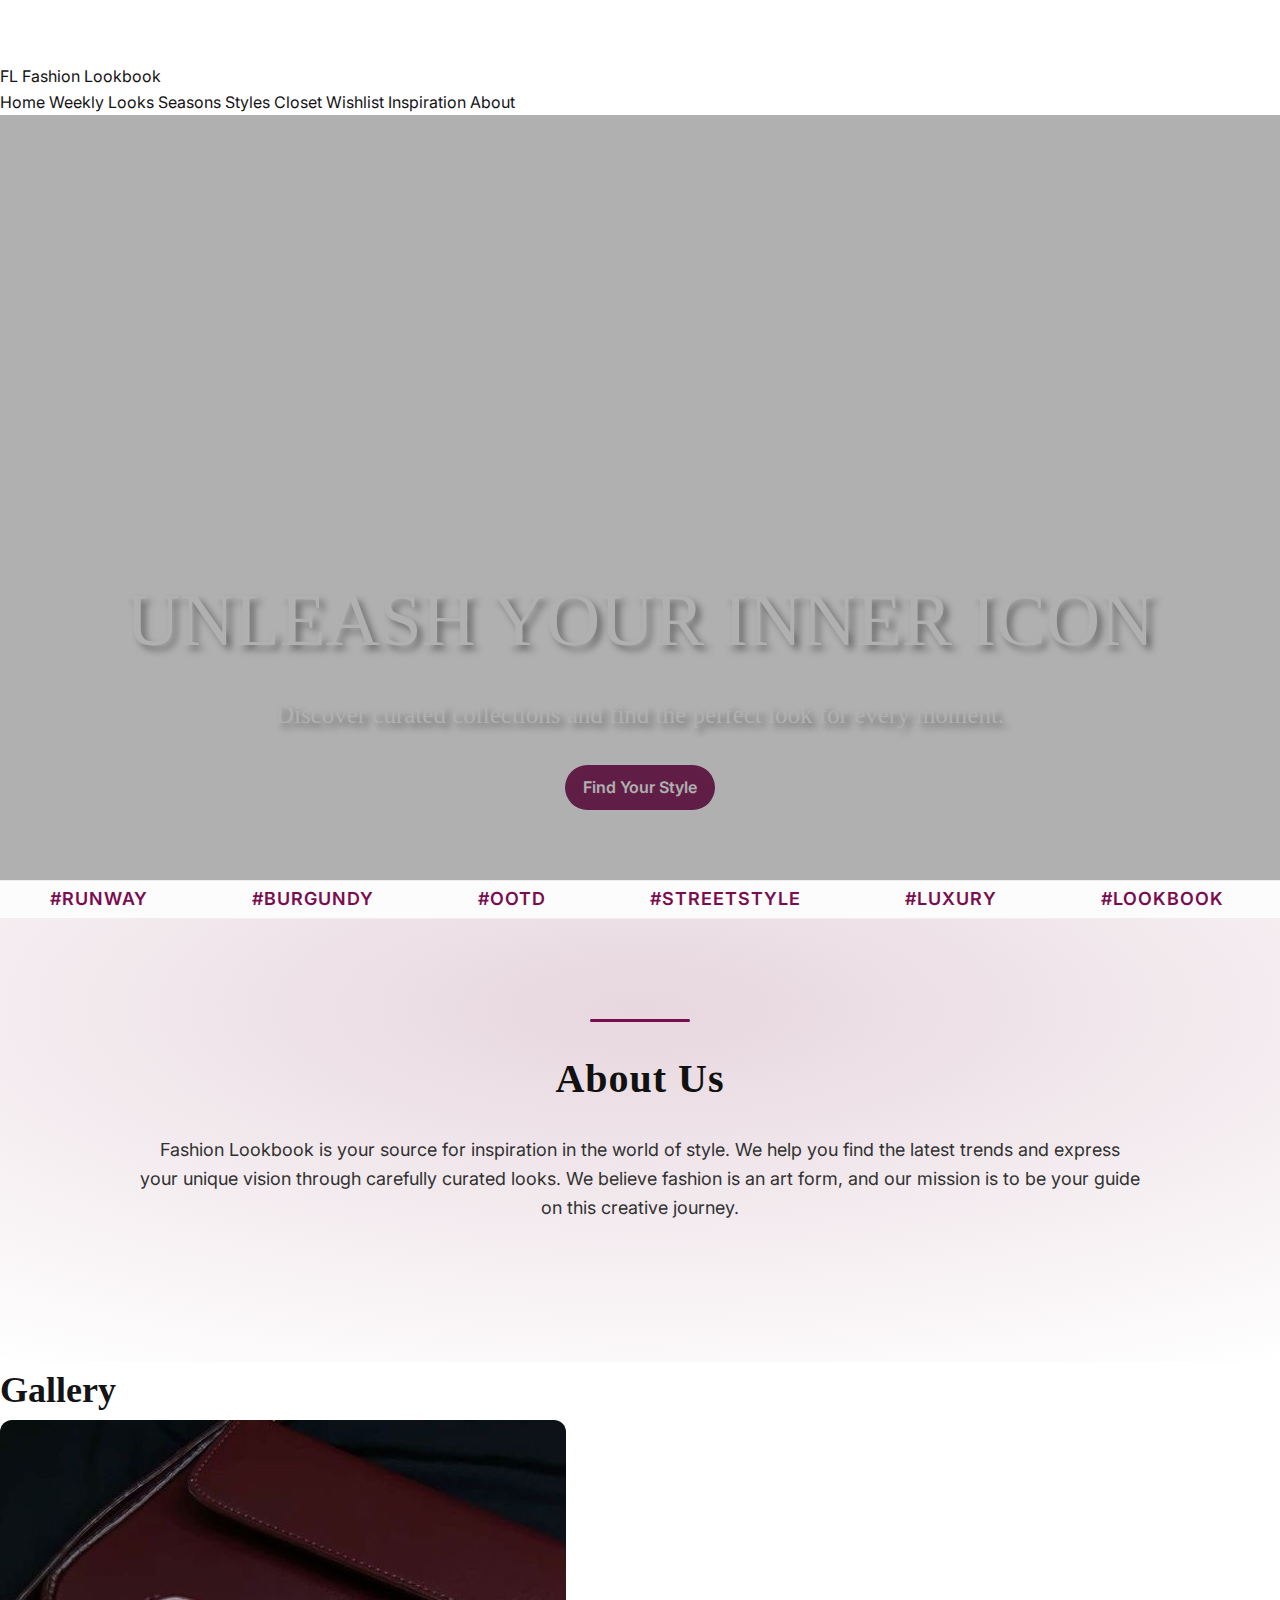
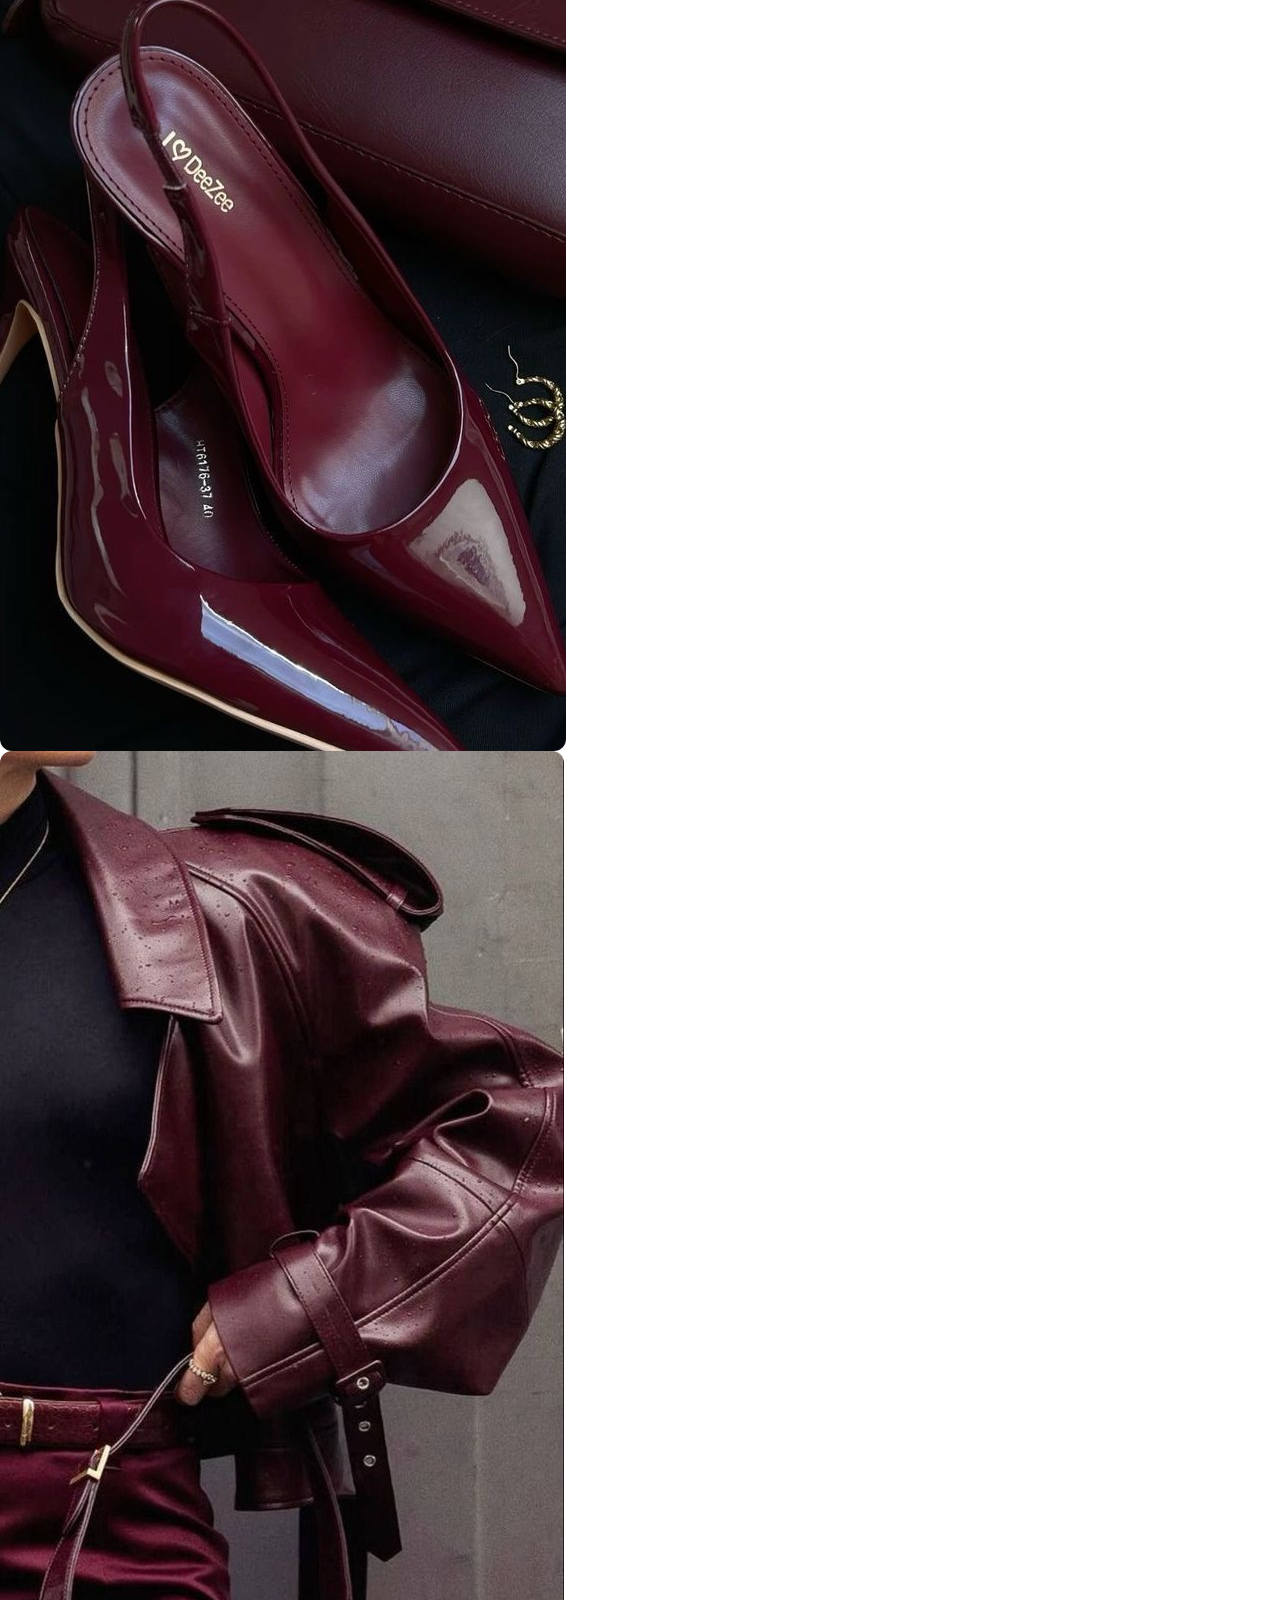
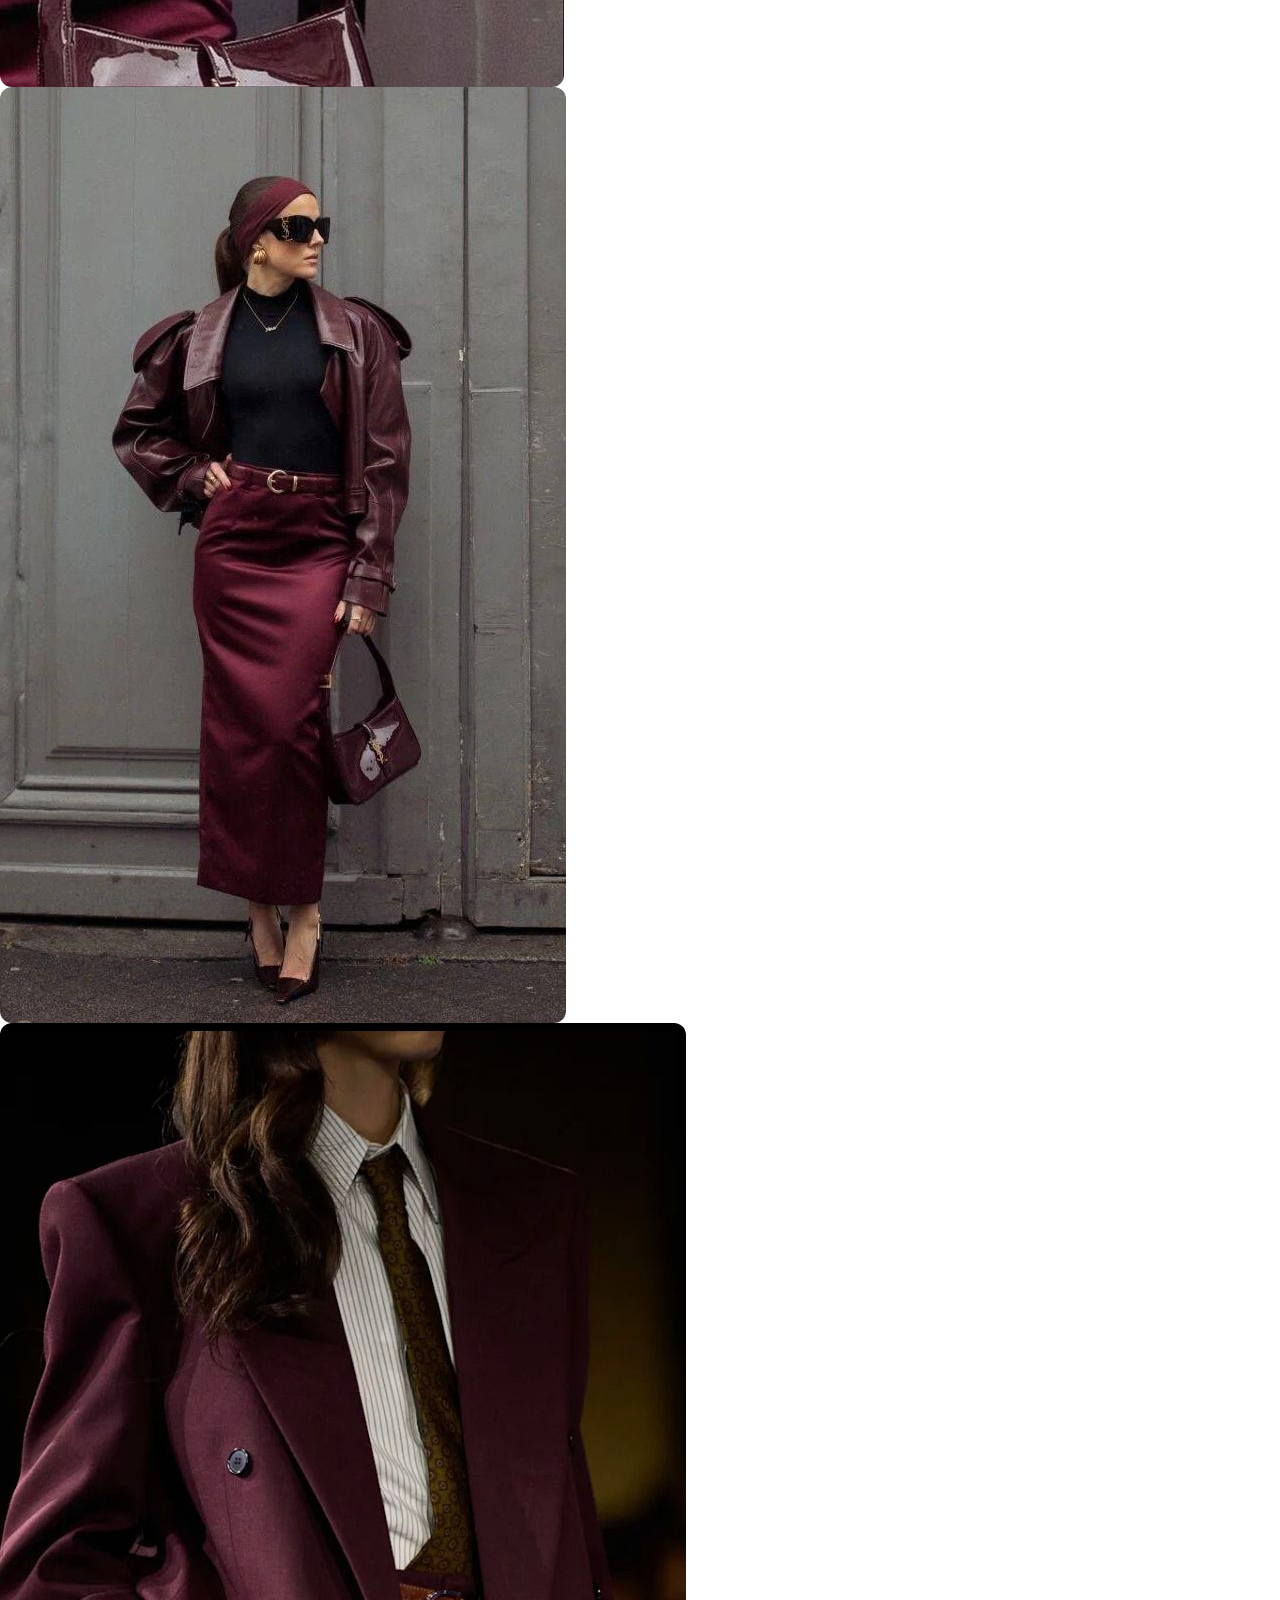
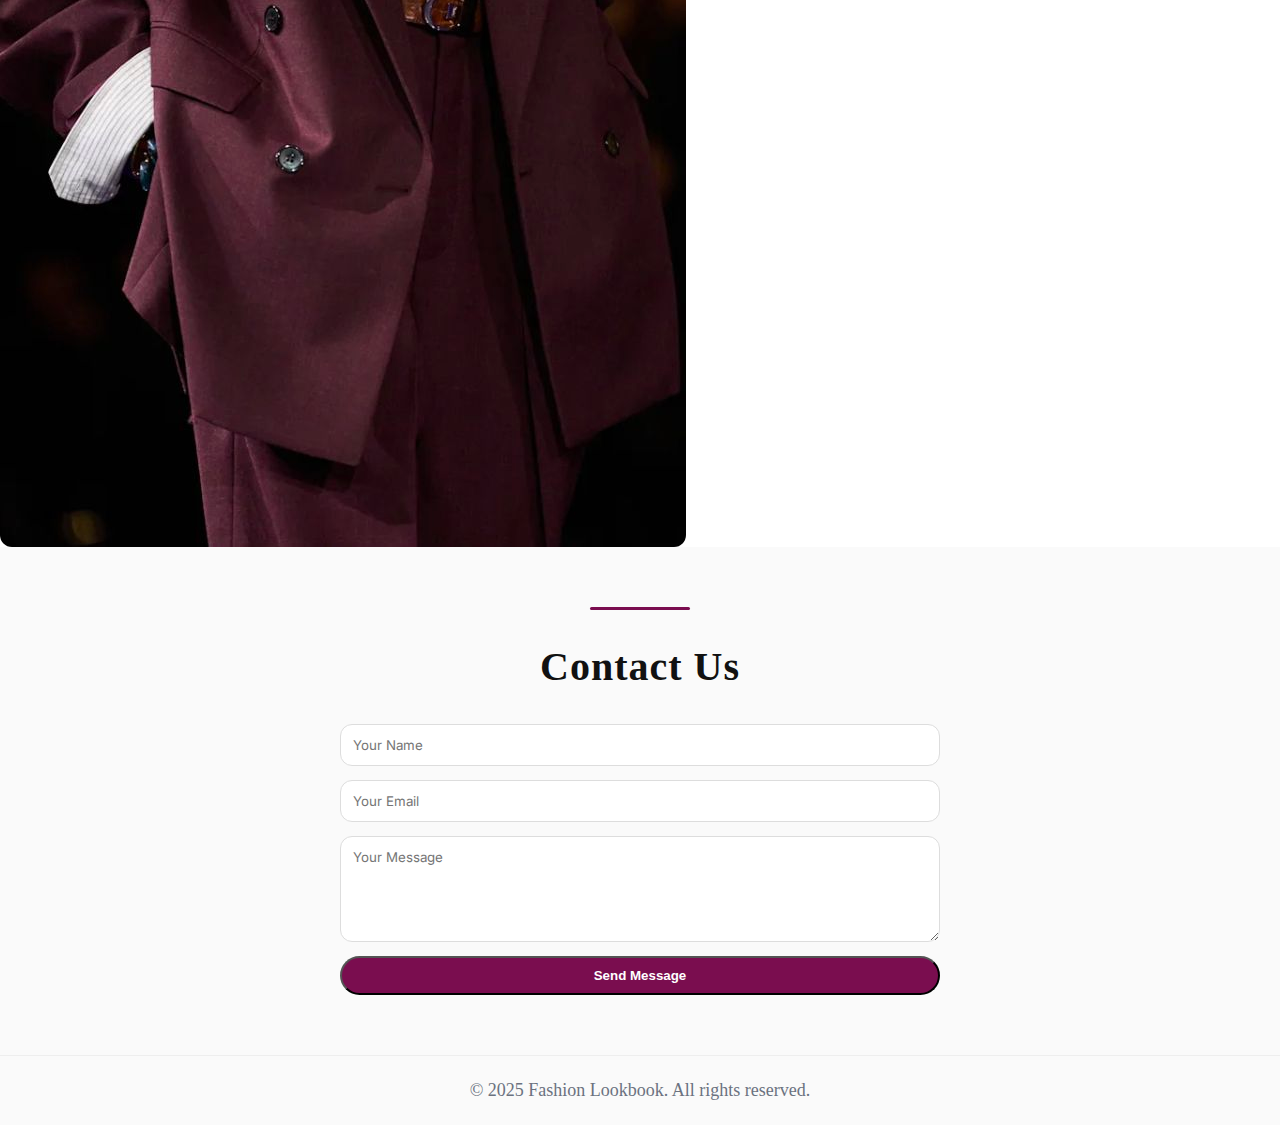
<file: index.html>
<!DOCTYPE html>
<html lang="en">
<head>
  <meta charset="UTF-8">
  <meta name="viewport" content="width=device-width, initial-scale=1.0">
  <title>Fashion Lookbook</title>
<link href="https://fonts.googleapis.com/css2?family=Cormorant+Garamond:wght@400;700&family=Inter:wght@400;500;600&display=swap" rel="stylesheet"> 
<link rel="stylesheet" href="css/style_aru.css">
</head>

<body>

<header class="nav">
  <a class="brand" href="index.html" aria-label="Home">
    <span class="brand-mark">FL</span>
    <span class="brand-name">Fashion Lookbook</span>
  </a>

  <nav class="menu" aria-label="Primary">
    <a class="active" href="index.html">Home</a>
    <a href="weekly.html">Weekly Looks</a>
    <a href="seasons.html">Seasons</a>
    <a href="styles.html">Styles</a>
    <a href="closet.html">Closet</a>
    <a href="wishlist.html">Wishlist</a>
    <a href="inspiration.html">Inspiration</a>
    <a href="about.html">About</a>
  </nav>
</header>



  <section id="home" class="hero">
    <div class="container">
      <h1>Unleash Your Inner Icon</h1>
      <p>Discover curated collections and find the perfect look for every moment.</p>
      <a href="#gallery" class="btn">Find Your Style</a>
    </div>
  </section>

  <section class="marquee">
    <div class="marquee-track">
      <span>#Runway</span>
      <span>#Burgundy</span>
      <span>#OOTD</span>
      <span>#StreetStyle</span>
      <span>#Luxury</span>
      <span>#Lookbook</span>
      <span>#LookOfTheDay</span>
      <span>#Vintage</span>
    </div>
  </section>



  <section id="about" class="about">
    <div class="container">
      <h2>About Us</h2>
      <p>Fashion Lookbook is your source for inspiration in the world of style. We help you find the latest trends and express your unique vision through carefully curated looks. We believe fashion is an art form, and our mission is to be your guide on this creative journey.</p>
    </div>
  </section>

 
  <section id="gallery" class="gallery">
    <div class="container">
      <h2>Gallery</h2>
      <div class="grid">
        <div class="grid-item"><img src="images_aru/fashion 1.jpg" alt="Fashion Look 1"></div>
        <div class="grid-item"><img src="images_aru/fashion 2.jpg" alt="Fashion Look 2"></div>
        <div class="grid-item"><img src="images_aru/fashion 3.jpg" alt="Fashion Look 3"></div>
        <div class="grid-item"><img src="images_aru/fashion 6.jpg" alt="Fashion Look 4"></div>
      </div>
    </div>
  </section>

  
  <section id="contact" class="contact">
    <div class="container">
      <h2>Contact Us</h2>
      <form action="#" method="post">
        <input type="text" name="name" placeholder="Your Name" required>
        <input type="email" name="email" placeholder="Your Email" required>
        <textarea name="message" rows="5" placeholder="Your Message" required></textarea>
        <button type="submit" class="btn">Send Message</button>
      </form>
    </div>
  </section>

 
  <footer>
    <div class="container">
      <p>&copy; 2025 Fashion Lookbook. All rights reserved.</p>
    </div>
  </footer>
</body>
</html>
</file>
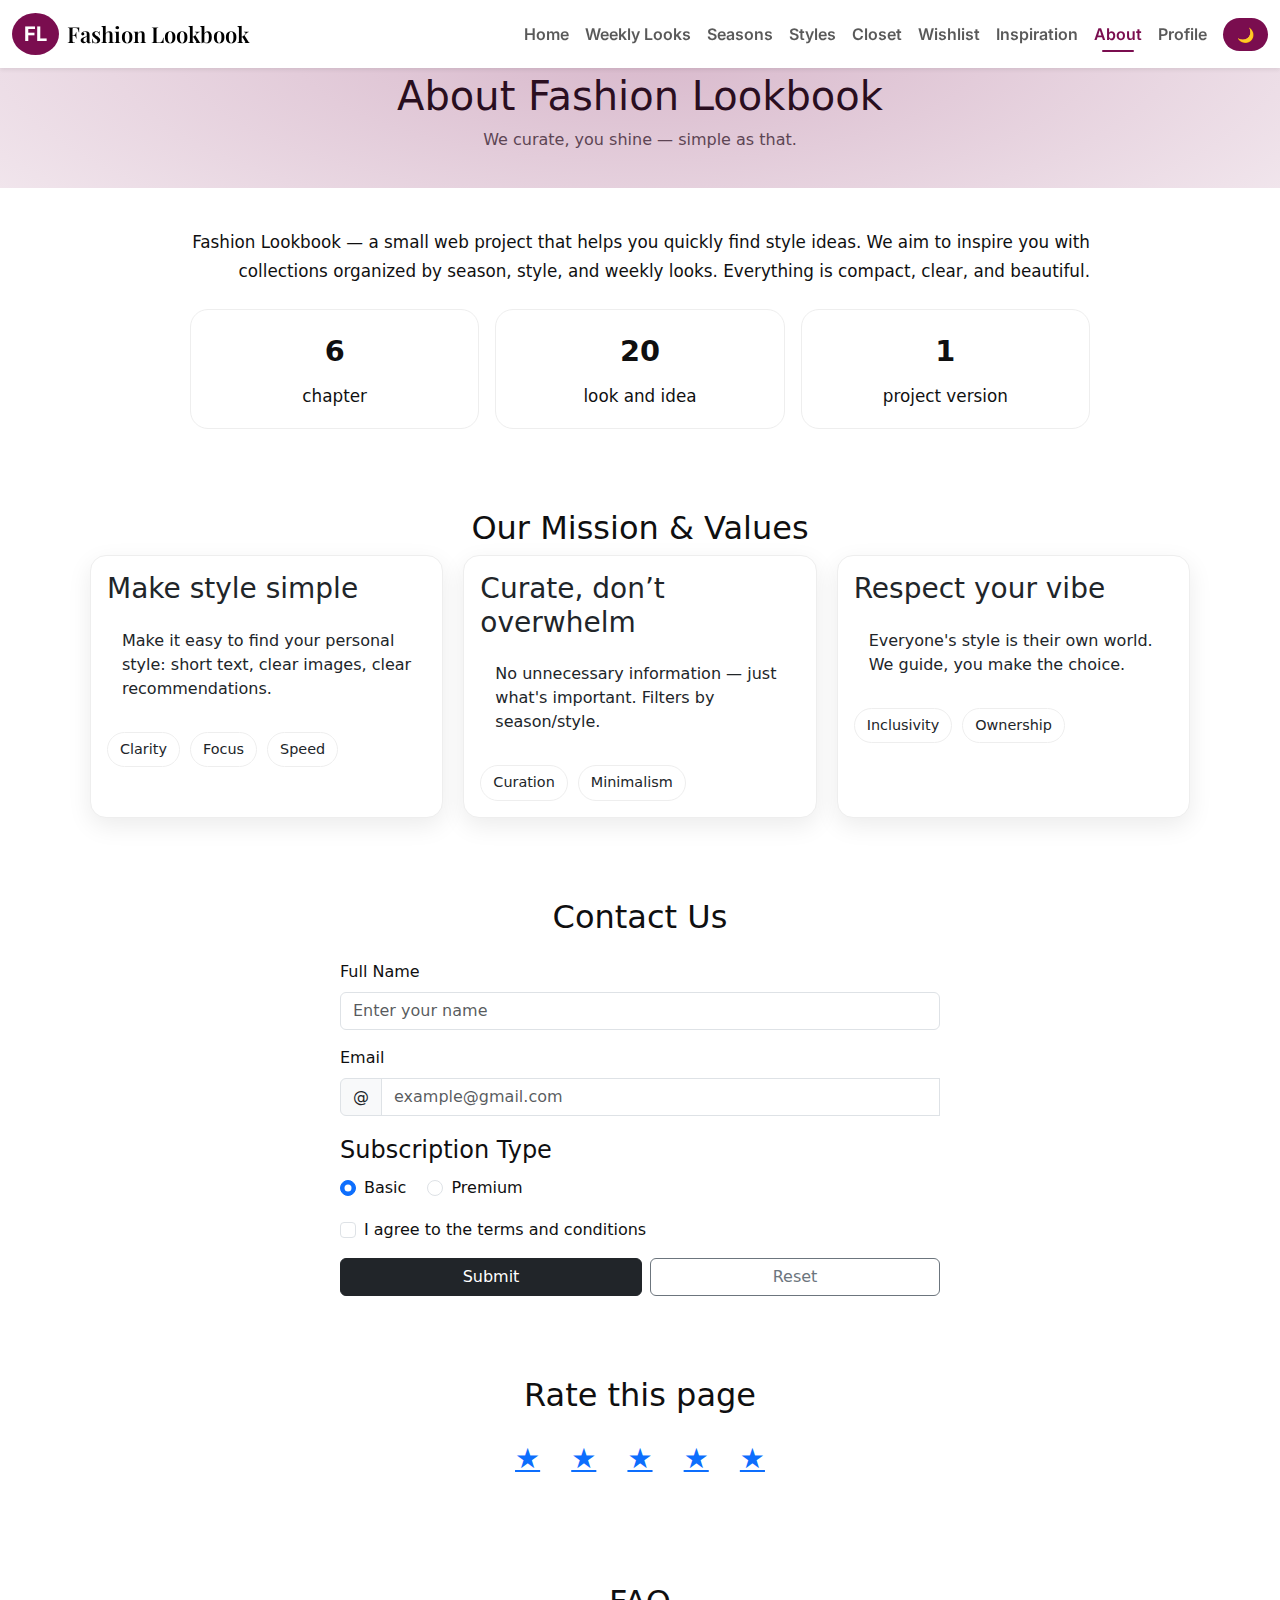
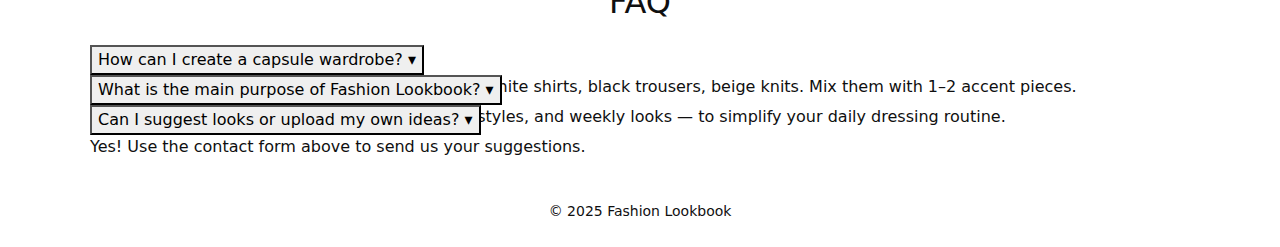
<file: about.html>
<!doctype html>
<html lang="en" data-theme="light">
<head>
  <meta charset="UTF-8" />
  <title>About — Fashion Lookbook</title>
  <meta name="viewport" content="width=device-width, initial-scale=1" />
  <script>!function(){try{var t=localStorage.getItem("fl-theme")||"light";document.documentElement.setAttribute("data-theme",t);t==="dark"&&document.body?.classList?.add("theme-dark")}catch(e){}}();</script>

  <script src="https://code.jquery.com/jquery-3.7.1.min.js" crossorigin="anonymous"></script>
  <link href="https://cdn.jsdelivr.net/npm/bootstrap@5.3.3/dist/css/bootstrap.min.css" rel="stylesheet">
  <script src="https://cdn.jsdelivr.net/npm/bootstrap@5.3.3/dist/js/bootstrap.bundle.min.js" defer></script>
  <style>
    .navbar {
      font-family: 'Inter', sans-serif;
    }
    .navbar .navbar-brand .brand-mark{
      background-color: var(--accent);
      color: #fff;
      font-size: 20px;
      font-weight: 700;
      padding: 6px 12px;
      border-radius: 50%;
      display: inline-flex;
      align-items: center;
      justify-content: center;
    }
    .navbar .navbar-brand .brand-name{
      font-family: "Playfair Display", serif;
      font-size: 22px;
      font-weight: 600;
    }
    .navbar .nav-link{
      position: relative;
      padding: .75rem 1rem;
      font-weight: 600;
    }
    .navbar .nav-link:hover{
      color: var(--accent);
    }
    .navbar .nav-link.active{
      color: var(--accent);
    }
    .navbar .nav-link.active::after{
      content:"";
      position:absolute;
      left:1rem; right:1rem; bottom:.35rem;
      height:2px;
      background: var(--accent);
      border-radius:2px;
    }
    .navbar-toggler{
      border-color: rgba(0,0,0,.15);
    }
    .navbar-toggler:focus{
      box-shadow: 0 0 0 .15rem rgba(122,13,79,.2);
    }
    .navbar-light .navbar-toggler-icon,
    .navbar .navbar-toggler-icon{
      background-image: url("data:image/svg+xml,%3csvg xmlns='http://www.w3.org/2000/svg' viewBox='0 0 30 30'%3e%3cpath stroke='rgba(20,19,22,0.85)' stroke-linecap='round' stroke-miterlimit='10' stroke-width='2' d='M4 7h22M4 15h22M4 23h22'/%3e%3c/svg%3e");
    }
    .nav a {
      color: #111;
      text-decoration: none;
      margin: 0 14px;
      font-weight: 500;
    }
    .btn-small {
      background: var(--accent, #7a0d4f);
      color: #fff;
      border: none;
      border-radius: 20px;
      padding: 6px 14px;
      font-weight: 600;
      font-size: 14px;
      cursor: pointer;
      transition: background 0.3s ease, transform 0.3s ease;
    }
    .btn-small:hover {
      background: var(--accent);
      transform: scale(1.05);
    }

    @media (max-width: 640px) {
      .nav {
        flex-direction: column;
        align-items: flex-start;
        gap: 10px;
      }
      .menu {
        flex-wrap: wrap;
      }
    }
    .hero{
      background:linear-gradient(180deg,var(--nav-bg) 0%,var(--surface) 60%,#f6f6f8 100%);
      padding:130px 20px 40px;
      text-align:center;
      position:relative;
      overflow:hidden;
      transition:background .25s;
    }
    .hero::before{
      content:"";
      position:absolute;
      inset:0;
      background:radial-gradient(
        1200px 420px at 50% 20%,
        color-mix(in srgb, var(--accent) 30%, transparent),
        rgba(0,0,0,0)
      );
      pointer-events:none;
    }

    @media (prefers-reduced-motion: reduce){
      *{
        animation-duration:.001ms !important;
        animation-iteration-count:1 !important;
        transition:none !important;
      }
    }
  </style>

  <link rel="stylesheet" href="css/style_ainur.css">
  <link href="https://fonts.googleapis.com/css2?family=Playfair+Display:wght@600;700&family=Inter:wght@400;500;600&display=swap" rel="stylesheet" />
</head>

<body class="about">
<a href="#main" class="visually-hidden-focusable">Skip to content</a>

<div id="scrollProgress" aria-hidden="true"></div>
  <nav class="navbar navbar-expand-lg bg-white fixed-top shadow-sm">
  <div class="container-fluid justify-content-between">

    <a class="navbar-brand d-flex align-items-center" href="index.html" aria-label="Home">
      <span class="brand-mark">FL</span>
      <span class="brand-name ms-2">Fashion Lookbook</span>
    </a>

    <button class="navbar-toggler" type="button" data-bs-toggle="collapse" data-bs-target="#mainNav"
            aria-controls="mainNav" aria-expanded="false" aria-label="Toggle navigation">
      <span class="navbar-toggler-icon"></span>
    </button>

    <div class="collapse navbar-collapse w-100 justify-content-lg-end" id="mainNav">
      <ul class="navbar-nav align-items-lg-center">
        <li class="nav-item"><a class="nav-link" href="index.html">Home</a></li>
        <li class="nav-item"><a class="nav-link" href="weekly.html">Weekly Looks</a></li>
        <li class="nav-item"><a class="nav-link" href="seasons.html">Seasons</a></li>
        <li class="nav-item"><a class="nav-link" href="styles.html">Styles</a></li>
        <li class="nav-item"><a class="nav-link" href="closet.html">Closet</a></li>
        <li class="nav-item"><a class="nav-link" href="wishlist.html">Wishlist</a></li>
        <li class="nav-item"><a class="nav-link" href="inspiration.html">Inspiration</a></li>
        <li class="nav-item"><a class="nav-link  active" href="about.html">About</a></li>
        <li class="nav-item">
          <a id="profileLink" class="nav-link" href="profile.html">Profile</a>
        </li>
        
        <li class="nav-item ms-lg-2 mt-2 mt-lg-0">
          <button id="themeToggle" class="btn btn-small" aria-pressed="false"
            aria-label="Toggle dark mode" title="Toggle theme">🌙</button>
        </li>
      </ul>
    </div>
  </div>
</nav>

<div id="toastStack" aria-live="polite" aria-atomic="true"></div>

<main id="main">
<section class="hero text-center" role="banner">
  <div class="container">
    <h1 class="shimmer">About Fashion Lookbook</h1>
    <p class="hero-sub">We curate, you shine — simple as that.</p>
  </div>
</section>

  <section class="container section">
    <div class="about-intro">
      <p class="text-end">
        Fashion Lookbook — a small web project that helps you quickly find style ideas.
        We aim to inspire you with collections organized by season, style, and weekly looks.
        Everything is compact, clear, and beautiful.
      </p>

      <div class="stats">
        <div class="stat"><b data-count="6">6</b><span>chapter</span></div>
        <div class="stat"><b data-count="20">20</b><span>look and idea</span></div>
        <div class="stat"><b data-count="1">1</b><span>project version</span></div>
      </div>
    </div>
  </section>

  <section class="container section">
    <h2 class="section-title text-center">Our Mission & Values</h2>
    <div class="card-grid">
      <article class="card"><div class="card-body">
        <h3 class="card-title">Make style simple</h3>
        <p class="card-text">Make it easy to find your personal style: short text, clear images, clear recommendations.</p>
        <div class="pill-list"><span class="pill">Clarity</span><span class="pill">Focus</span><span class="pill">Speed</span></div>
      </div></article>

      <article class="card"><div class="card-body">
        <h3 class="card-title">Curate, don’t overwhelm</h3>
        <p class="card-text">No unnecessary information — just what's important. Filters by season/style.</p>
        <div class="pill-list"><span class="pill">Curation</span><span class="pill">Minimalism</span></div>
      </div></article>

      <article class="card"><div class="card-body">
        <h3 class="card-title">Respect your vibe</h3>
        <p class="card-text">Everyone's style is their own world. We guide, you make the choice.</p>
        <div class="pill-list"><span class="pill">Inclusivity</span><span class="pill">Ownership</span></div>
      </div></article>
    </div>
  </section>

  <section class="container section">
    <h2 class="section-title text-center mb-4">Contact Us</h2>
    <form id="contactForm" class="mx-auto needs-validation" novalidate style="max-width:600px" aria-label="Contact Form">
      <div class="mb-3">
        <label for="name" class="form-label">Full Name</label>
        <input type="text" id="name" name="name" class="form-control" placeholder="Enter your name" required minlength="2">
        <div class="invalid-feedback">Please enter your name (2+ characters).</div>
      </div>

      <div class="mb-3">
        <label for="email" class="form-label">Email</label>
        <div class="input-group">
          <span class="input-group-text">@</span>
          <input type="email" id="email" name="email" class="form-control" placeholder="example@gmail.com" required>
          <div class="invalid-feedback">Please enter a valid email.</div>
        </div>
      </div>

      <fieldset class="mb-3">
        <legend class="form-label d-block">Subscription Type</legend>
        <div class="form-check form-check-inline">
          <input class="form-check-input" type="radio" name="type" id="basic" value="basic" checked>
          <label class="form-check-label" for="basic">Basic</label>
        </div>
        <div class="form-check form-check-inline">
          <input class="form-check-input" type="radio" name="type" id="premium" value="premium">
          <label class="form-check-label" for="premium">Premium</label>
        </div>
      </fieldset>

      <div class="mb-3 form-check">
        <input type="checkbox" class="form-check-input" id="agree" required>
        <label class="form-check-label" for="agree">I agree to the terms and conditions</label>
        <div class="invalid-feedback">You must agree before submitting.</div>
      </div>

      <div class="d-flex gap-2">
        <button type="submit" class="btn btn-dark flex-fill">Submit</button>
        <button type="button" id="formReset" class="btn btn-outline-secondary flex-fill">Reset</button>
      </div>
      <p id="formStatus" class="mt-2 small text-success visually-hidden" role="status" aria-live="polite"></p>
    </form>
  </section>

  <section class="container section">
    <h2 class="section-title text-center mb-3">Rate this page</h2>
    <div class="rating text-center" id="rating" role="radiogroup" aria-label="Rate this page">
      <button class="star btn btn-link fs-3" data-value="1" aria-label="1 star" aria-pressed="false">★</button>
      <button class="star btn btn-link fs-3" data-value="2" aria-label="2 stars" aria-pressed="false">★</button>
      <button class="star btn btn-link fs-3" data-value="3" aria-label="3 stars" aria-pressed="false">★</button>
      <button class="star btn btn-link fs-3" data-value="4" aria-label="4 stars" aria-pressed="false">★</button>
      <button class="star btn btn-link fs-3" data-value="5" aria-label="5 stars" aria-pressed="false">★</button>
    </div>
    <p id="ratingMsg" class="mt-2 small text-center"></p>
  </section>

  <section class="container section faq" id="faq">
    <h2 class="section-title text-center mb-4">FAQ</h2>

    <div class="faq-item" data-accordion>
      <button class="faq-btn" aria-expanded="false">How can I create a capsule wardrobe? <span class="chev">▾</span></button>
      <div class="faq-panel"><p>Start with high-quality basics in neutral colors — white shirts, black trousers, beige knits. Mix them with 1–2 accent pieces.</p></div>
    </div>

    <div class="faq-item" data-accordion>
      <button class="faq-btn" aria-expanded="false">What is the main purpose of Fashion Lookbook? <span class="chev">▾</span></button>
      <div class="faq-panel"><p>Find clear outfit ideas by categories — seasons, styles, and weekly looks — to simplify your daily dressing routine.</p></div>
    </div>

    <div class="faq-item" data-accordion>
      <button class="faq-btn" aria-expanded="false">Can I suggest looks or upload my own ideas? <span class="chev">▾</span></button>
      <div class="faq-panel"><p>Yes! Use the contact form above to send us your suggestions.</p></div>
    </div>
  </section>
</main>

<footer class="footer text-center py-4">
  <small>© 2025 Fashion Lookbook </small>
</footer>

<script src="ainur.js" defer></script>
<script src="js/auth-ui.js"></script>
<script src="js/ui-extras.js"></script>
 <script src="styles/sparkle.js"></script>
</body>
</html>
</file>
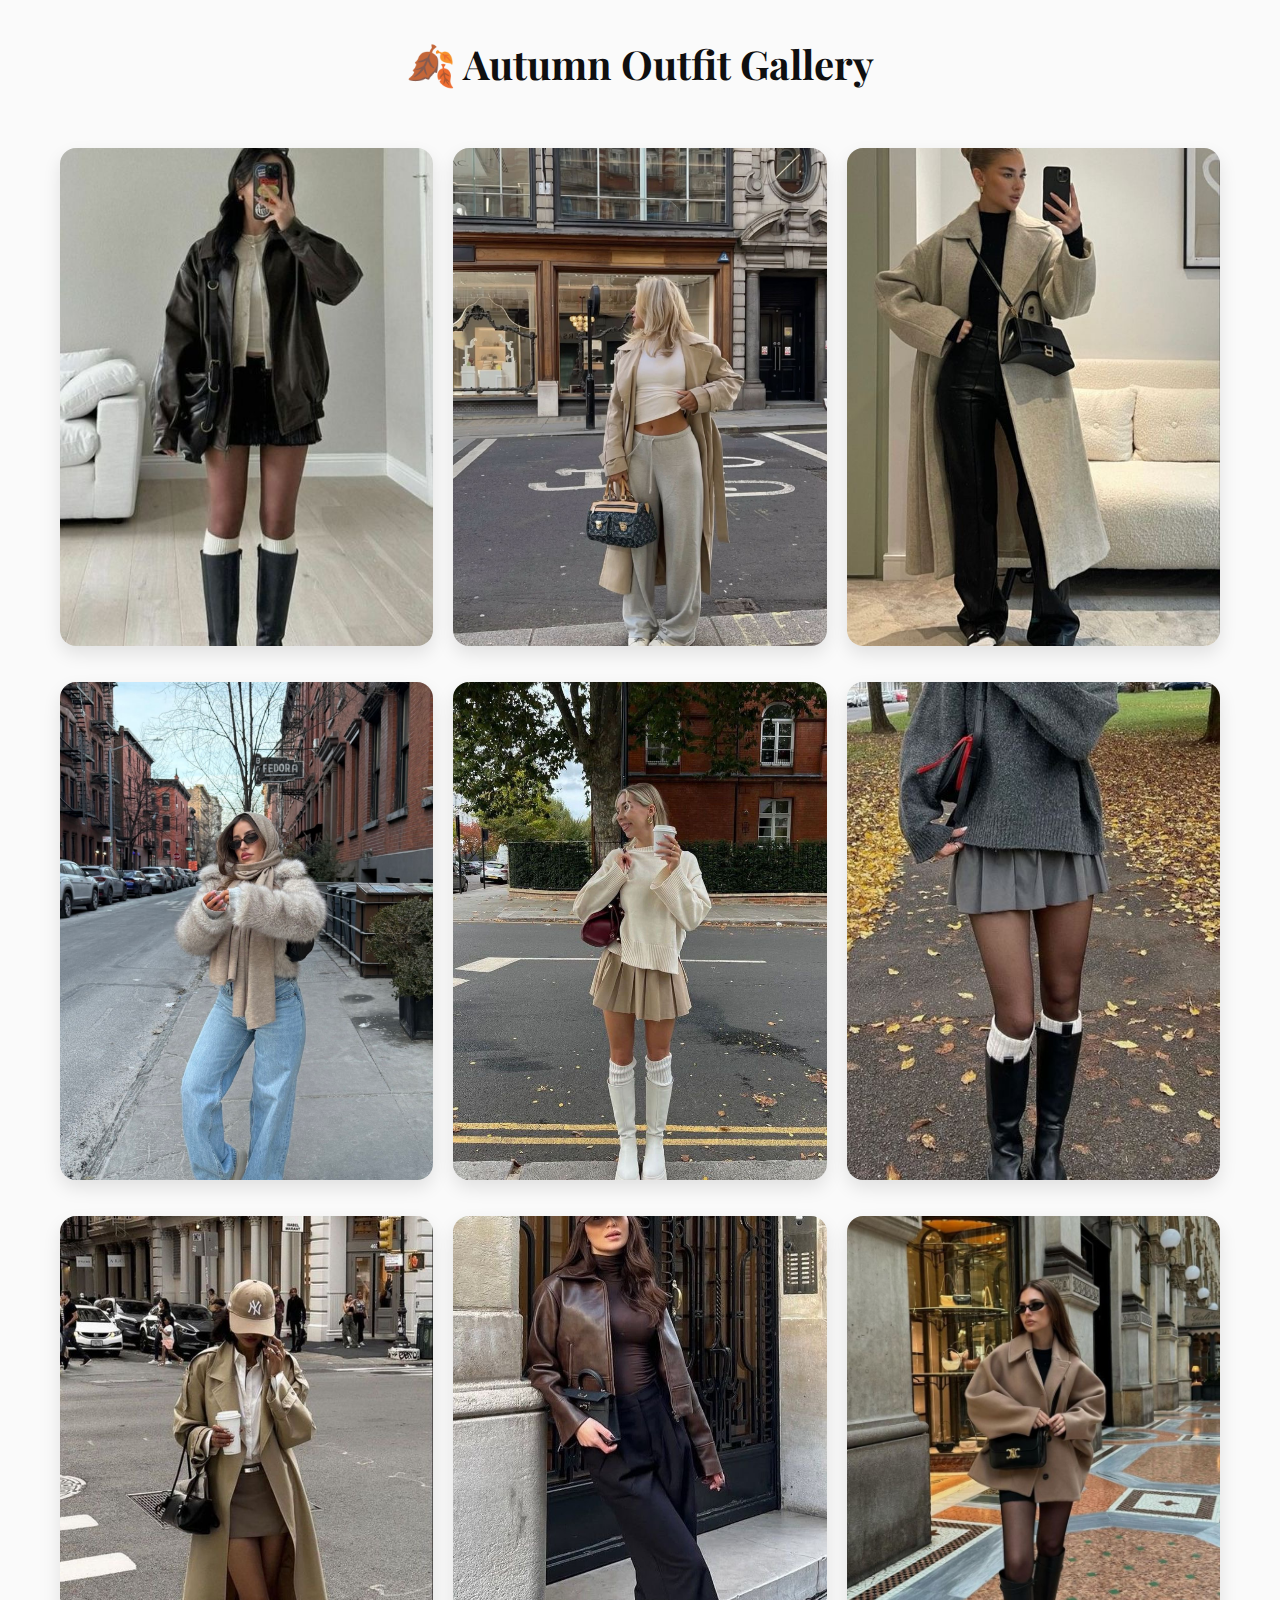
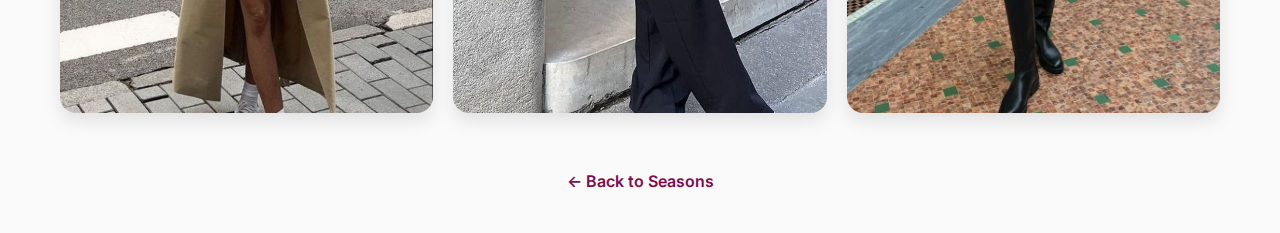
<file: autumn.html>
<!doctype html>
<html lang="en">
<head>
  <meta charset="UTF-8" />
  <title>Autumn Looks — Fashion Lookbook</title>
  <meta name="viewport" content="width=device-width, initial-scale=1" />
  <link href="https://cdn.jsdelivr.net/npm/bootstrap@5.3.2/dist/css/bootstrap.min.css" rel="stylesheet">
  <link href="https://fonts.googleapis.com/css2?family=Playfair+Display:wght@700&family=Inter:wght@400;500;600&display=swap" rel="stylesheet">
  <style>
    body{font-family:Inter,system-ui,Arial;margin:0;background:#fafafa;color:#0f0f10}
    h1{ text-align:center;margin:40px 0;font-family:"Playfair Display",serif;font-weight:700 }
    .gallery{ display:grid;grid-template-columns:repeat(auto-fill,minmax(280px,1fr));gap:20px;padding:20px;max-width:1200px;margin:auto }
    .tile{ aspect-ratio:3/4;border-radius:16px;overflow:hidden;box-shadow:0 8px 18px rgba(0,0,0,.1);transition:transform .3s }
    .tile img{ width:100%;height:100%;object-fit:cover;object-position:center;display:block;transition:transform .3s }
    .tile:hover img{ transform:scale(1.05) }
    .back{ display:block;text-align:center;margin:20px auto 40px;color:#7a0d4f;text-decoration:none;font-weight:600;transition:color .3s }
    .back:hover{ color:#b83280 }
    @media (max-width:640px){ .gallery{ grid-template-columns:repeat(auto-fill,minmax(180px,1fr)) } }
  </style>
</head>
<body>
  <h1>🍂 Autumn Outfit Gallery</h1>
  <section class="gallery">
    <figure class="tile"><img src="styles/a1.JPG" alt="Autumn look 1"></figure>
    <figure class="tile"><img src="styles/a2.JPG" alt="Autumn look 2"></figure>
    <figure class="tile"><img src="styles/a3.JPG" alt="Autumn look 3"></figure>
    <figure class="tile"><img src="styles/a4.JPG" alt="Autumn look 4"></figure>
    <figure class="tile"><img src="styles/a5.JPG" alt="Autumn look 5"></figure>
    <figure class="tile"><img src="styles/a6.JPG" alt="Autumn look 6"></figure>
    <figure class="tile"><img src="styles/a7.JPG" alt="Autumn look 7"></figure>
    <figure class="tile"><img src="styles/a8.JPG" alt="Autumn look 8"></figure>
    <figure class="tile"><img src="styles/a9.JPG" alt="Autumn look 9"></figure>
  </section>
  <a href="seasons.html" class="back">← Back to Seasons</a>
</body>
</html>
</file>
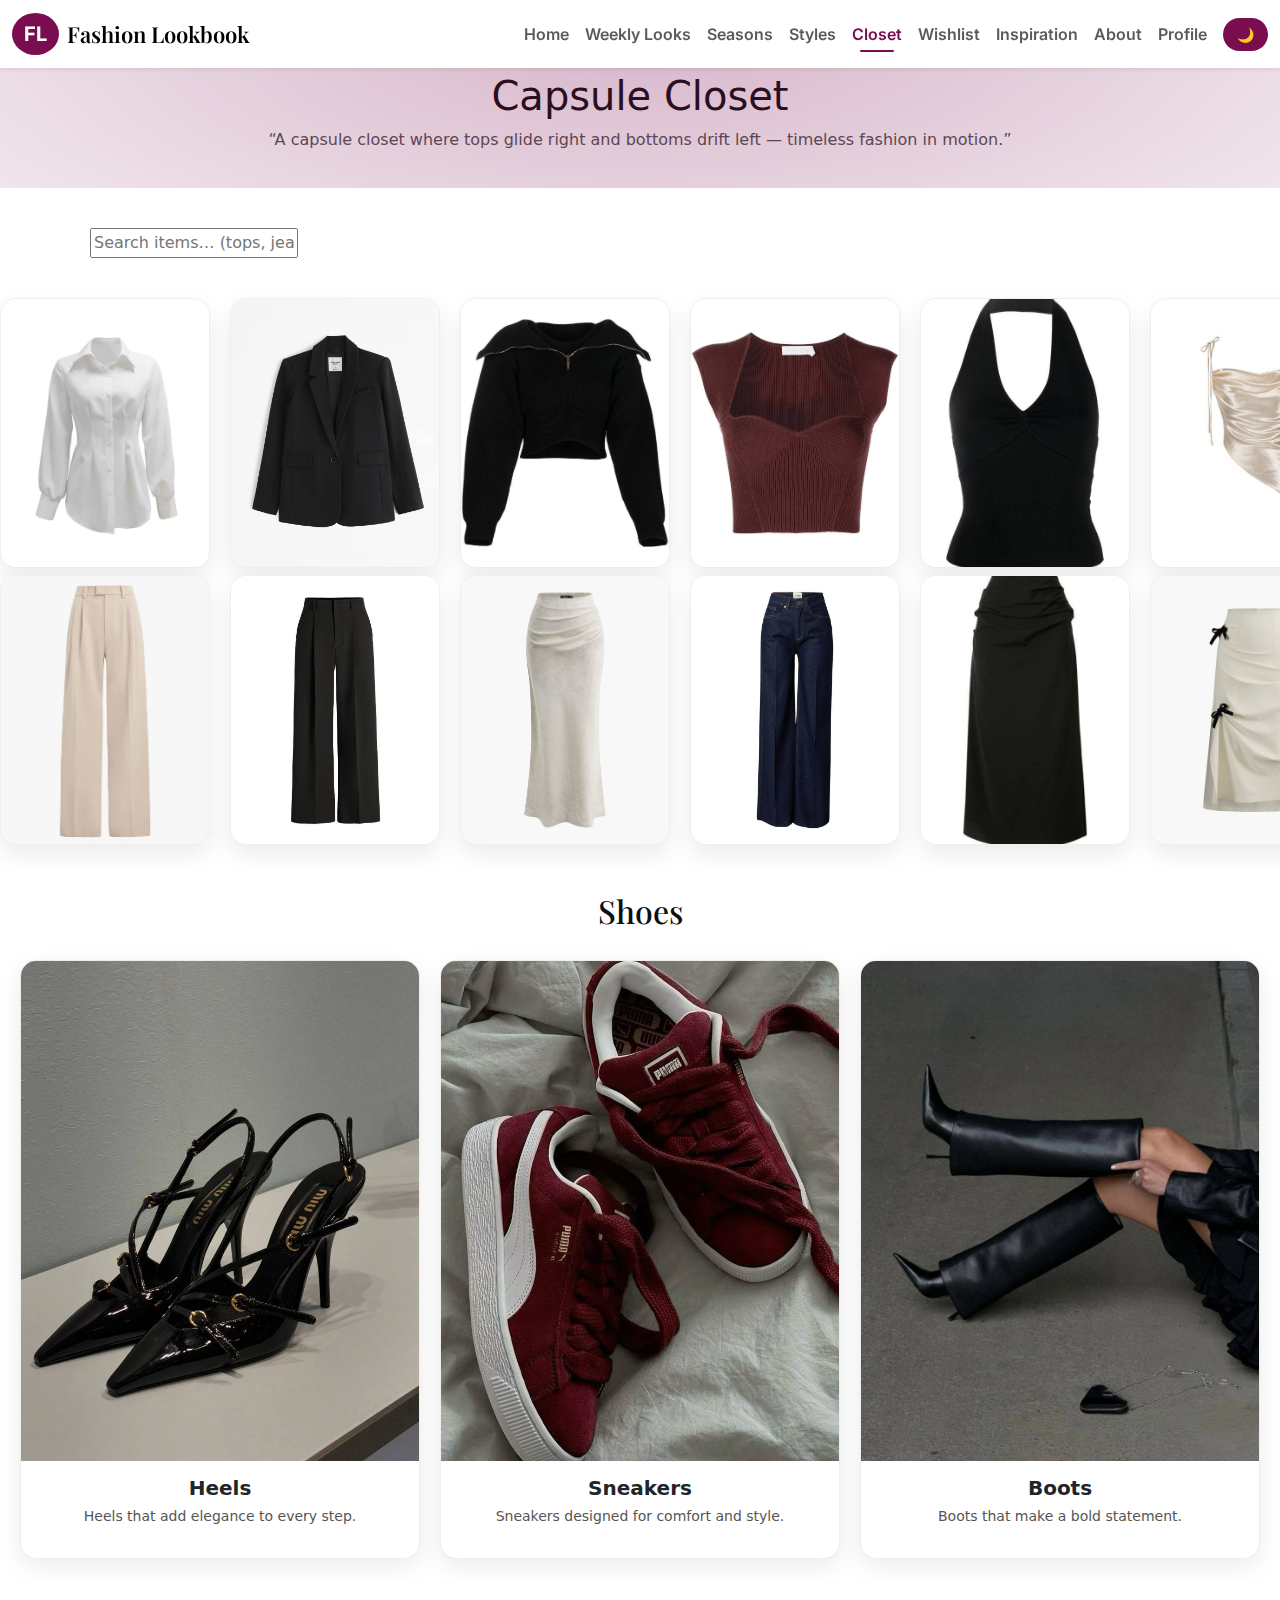
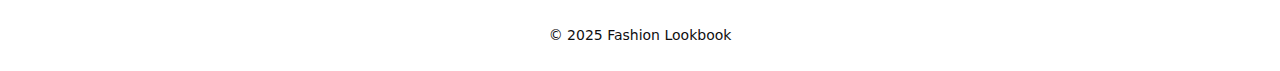
<file: closet.html>
<!doctype html>
<html lang="en" data-theme="light">
<head>
  <meta charset="UTF-8" />
  <meta name="viewport" content="width=device-width, initial-scale=1" />
  <title>Closet — Capsule Wardrobe</title>
  <script>!function(){try{var t=localStorage.getItem("fl-theme")||"light";document.documentElement.setAttribute("data-theme",t);t==="dark"&&document.body?.classList?.add("theme-dark")}catch(e){}}();</script>

  <script src="https://code.jquery.com/jquery-3.7.1.min.js" crossorigin="anonymous"></script>
  <link href="https://cdn.jsdelivr.net/npm/bootstrap@5.3.3/dist/css/bootstrap.min.css" rel="stylesheet">
  <script src="https://cdn.jsdelivr.net/npm/bootstrap@5.3.3/dist/js/bootstrap.bundle.min.js" defer></script>
  <style>
    .navbar {
      font-family: 'Inter', sans-serif;
    }
    .navbar .navbar-brand .brand-mark{
      background-color: var(--accent);
      color: #fff;
      font-size: 20px;
      font-weight: 700;
      padding: 6px 12px;
      border-radius: 50%;
      display: inline-flex;
      align-items: center;
      justify-content: center;
    }
    .navbar .navbar-brand .brand-name{
      font-family: "Playfair Display", serif;
      font-size: 22px;
      font-weight: 600;
    }
    .navbar .nav-link{
      position: relative;
      padding: .75rem 1rem;
      font-weight: 600;
    }
    .navbar .nav-link:hover{
      color: var(--accent);
    }
    .navbar .nav-link.active{
      color: var(--accent);
    }
    .navbar .nav-link.active::after{
      content:"";
      position:absolute;
      left:1rem; right:1rem; bottom:.35rem;
      height:2px;
      background: var(--accent);
      border-radius:2px;
    }
    .navbar-toggler{
      border-color: rgba(0,0,0,.15);
    }
    .navbar-toggler:focus{
      box-shadow: 0 0 0 .15rem rgba(122,13,79,.2);
    }
    .navbar-light .navbar-toggler-icon,
    .navbar .navbar-toggler-icon{
      background-image: url("data:image/svg+xml,%3csvg xmlns='http://www.w3.org/2000/svg' viewBox='0 0 30 30'%3e%3cpath stroke='rgba(20,19,22,0.85)' stroke-linecap='round' stroke-miterlimit='10' stroke-width='2' d='M4 7h22M4 15h22M4 23h22'/%3e%3c/svg%3e");
    }
    .nav a {
      color: #111;
      text-decoration: none;
      margin: 0 14px;
      font-weight: 500;
    }
    .btn-small {
      background: var(--accent, #7a0d4f);
      color: #fff;
      border: none;
      border-radius: 20px;
      padding: 6px 14px;
      font-weight: 600;
      font-size: 14px;
      cursor: pointer;
      transition: background 0.3s ease, transform 0.3s ease;
    }
    .btn-small:hover {
      background: var(--accent);
      transform: scale(1.05);
    }
    @media (max-width: 640px) {
      .nav {
        flex-direction: column;
        align-items: flex-start;
        gap: 10px;
      }
      .menu {
        flex-wrap: wrap;
      }
    }
    .hero{
      background:linear-gradient(180deg,var(--nav-bg) 0%,var(--surface) 60%,#f6f6f8 100%);
      padding:130px 20px 40px;
      text-align:center;
      position:relative;
      overflow:hidden;
      transition:background .25s;
    }
    .hero::before{
      content:"";
      position:absolute;
      inset:0;
      background:radial-gradient(
        1200px 420px at 50% 20%,
        color-mix(in srgb, var(--accent) 30%, transparent),
        rgba(0,0,0,0)
      );
      pointer-events:none;
    }
    @media (prefers-reduced-motion: reduce){
      *{
        animation-duration:.001ms !important;
        animation-iteration-count:1 !important;
        transition:none !important;
      }
    }
  </style>

  <link rel="stylesheet" href="css/style_ainur.css" />
  <link href="https://fonts.googleapis.com/css2?family=Playfair+Display:wght@600;700&family=Inter:wght@400;500;600&display=swap" rel="stylesheet" />
</head>

<body>
<a href="#main" class="visually-hidden-focusable">Skip to content</a>

<div id="scrollProgress" aria-hidden="true"></div>
  <nav class="navbar navbar-expand-lg bg-white fixed-top shadow-sm">
  <div class="container-fluid justify-content-between">

    <a class="navbar-brand d-flex align-items-center" href="index.html" aria-label="Home">
      <span class="brand-mark">FL</span>
      <span class="brand-name ms-2">Fashion Lookbook</span>
    </a>

    <button class="navbar-toggler" type="button" data-bs-toggle="collapse" data-bs-target="#mainNav"
            aria-controls="mainNav" aria-expanded="false" aria-label="Toggle navigation">
      <span class="navbar-toggler-icon"></span>
    </button>

    <div class="collapse navbar-collapse w-100 justify-content-lg-end" id="mainNav">
      <ul class="navbar-nav align-items-lg-center">
        <li class="nav-item"><a class="nav-link" href="index.html">Home</a></li>
        <li class="nav-item"><a class="nav-link" href="weekly.html">Weekly Looks</a></li>
        <li class="nav-item"><a class="nav-link" href="seasons.html">Seasons</a></li>
        <li class="nav-item"><a class="nav-link" href="styles.html">Styles</a></li>
        <li class="nav-item"><a class="nav-link active" href="closet.html">Closet</a></li>
        <li class="nav-item"><a class="nav-link" href="wishlist.html">Wishlist</a></li>
        <li class="nav-item"><a class="nav-link" href="inspiration.html">Inspiration</a></li>
        <li class="nav-item"><a class="nav-link" href="about.html">About</a></li>
        <li class="nav-item">
          <a id="profileLink" class="nav-link" href="profile.html">Profile</a>
        </li>
        
        <li class="nav-item ms-lg-2 mt-2 mt-lg-0">
          <button id="themeToggle" class="btn btn-small" aria-pressed="false"
            aria-label="Toggle dark mode" title="Toggle theme">🌙</button>
        </li>
      </ul>
    </div>
  </div>
</nav>

<div id="scrollProgress" aria-hidden="true"><div class="bar"></div></div>
<div id="toastStack" aria-live="polite" aria-atomic="true"></div>

<main id="main">
  <section class="hero text-center">
    <div class="container">
      <h1 class="shimmer">Capsule Closet</h1>
      <p class="hero-sub">“A capsule closet where tops glide right and bottoms drift left — timeless fashion in motion.”</p>
    </div>
  </section>

  <section class="container section" id="searchBox">
    <div class="search-wrap">
      <input id="liveSearch" type="text" placeholder="Search items… (tops, jeans, blazer…)" autocomplete="off"
             data-filter-target=".item, .card" aria-label="Live filter" />
      <div class="suggestions" id="autoSuggest" role="listbox" aria-label="Suggestions"></div>
    </div>
  </section>

  <section id="tops" class="marquee-row top-row" aria-label="Tops">
    <div class="track">
      <div class="item"><img src="images_ainur/white shirt.jpeg" alt="White Shirt" loading="lazy" width="210" height="270"></div>
      <div class="item"><img src="images_ainur/1.jpeg" alt="Black Blazer" loading="lazy" width="210" height="270"></div>
      <div class="item"><img src="images_ainur/2.jpg" alt="Black cardigan" loading="lazy" width="210" height="270"></div>
      <div class="item"><img src="images_ainur/3.jpg" alt="Red polo" loading="lazy" width="210" height="270"></div>
      <div class="item"><img src="images_ainur/4.jpg" alt="Black top" loading="lazy" width="210" height="270"></div>
      <div class="item"><img src="images_ainur/5.jpg" alt="beige top" loading="lazy" width="210" height="270"></div>
      <div class="item"><img src="images_ainur/13.jpg" alt="dark sleeveless top" loading="lazy" width="210" height="270"></div>
      <div class="item"><img src="images_ainur/14.jpg" alt="red corset with open shoulder" loading="lazy" width="210" height="270"></div>
      <div class="item"><img src="images_ainur/15.jpg" alt="blue shirt" loading="lazy" width="210" height="270"></div>
      <div class="item"><img src="images_ainur/16.jpg" alt="beige open-top" loading="lazy" width="210" height="270"></div>

      <div class="item"><img src="images_ainur/white shirt.jpeg" alt="White Shirt" loading="lazy" width="210" height="270"></div>
      <div class="item"><img src="images_ainur/1.jpeg" alt="Black Blazer" loading="lazy" width="210" height="270"></div>
      <div class="item"><img src="images_ainur/2.jpg" alt="Black cardigan" loading="lazy" width="210" height="270"></div>
      <div class="item"><img src="images_ainur/3.jpg" alt="Red polo" loading="lazy" width="210" height="270"></div>
      <div class="item"><img src="images_ainur/4.jpg" alt="Black top" loading="lazy" width="210" height="270"></div>
      <div class="item"><img src="images_ainur/5.jpg" alt="beige top" loading="lazy" width="210" height="270"></div>
      <div class="item"><img src="images_ainur/13.jpg" alt="dark sleeveless top" loading="lazy" width="210" height="270"></div>
      <div class="item"><img src="images_ainur/14.jpg" alt="red corset with open shoulder" loading="lazy" width="210" height="270"></div>
      <div class="item"><img src="images_ainur/15.jpg" alt="blue shirt" loading="lazy" width="210" height="270"></div>
      <div class="item"><img src="images_ainur/16.jpg" alt="beige open-top" loading="lazy" width="210" height="270"></div>
    </div>
  </section>

  <section id="bottoms" class="marquee-row bottom-row" aria-label="Bottoms">
    <div class="track">
      <div class="item"><img src="images_ainur/6.jpg" alt="beige trousers" loading="lazy" width="210" height="270"></div>
      <div class="item"><img src="images_ainur/black trousers.jpeg" alt="Black Trousers" loading="lazy" width="210" height="270"></div>
      <div class="item"><img src="images_ainur/7.jpg" alt="white skirt" loading="lazy" width="210" height="270"></div>
      <div class="item"><img src="images_ainur/8.jpg" alt="dark jeans" loading="lazy" width="210" height="270"></div>
      <div class="item"><img src="images_ainur/9.jpg" alt="black skirt" loading="lazy" width="210" height="270"></div>
      <div class="item"><img src="images_ainur/10.jpg" alt="skirt with a bow" loading="lazy" width="210" height="270"></div>
      <div class="item"><img src="images_ainur/11.jpg" alt="black mini skirt" loading="lazy" width="210" height="270"></div>
      <div class="item"><img src="images_ainur/17.jpg" alt="black skirt with rhinestones" loading="lazy" width="210" height="270"></div>
      <div class="item"><img src="images_ainur/18.jpg" alt="mini skirt with beads" loading="lazy" width="210" height="270"></div>

      <div class="item"><img src="images_ainur/6.jpg" alt="beige trousers" loading="lazy" width="210" height="270"></div>
      <div class="item"><img src="images_ainur/black trousers.jpeg" alt="Black Trousers" loading="lazy" width="210" height="270"></div>
      <div class="item"><img src="images_ainur/7.jpg" alt="white skirt" loading="lazy" width="210" height="270"></div>
      <div class="item"><img src="images_ainur/8.jpg" alt="dark jeans" loading="lazy" width="210" height="270"></div>
      <div class="item"><img src="images_ainur/9.jpg" alt="black skirt" loading="lazy" width="210" height="270"></div>
      <div class="item"><img src="images_ainur/10.jpg" alt="skirt with a bow" loading="lazy" width="210" height="270"></div>
      <div class="item"><img src="images_ainur/11.jpg" alt="black mini skirt" loading="lazy" width="210" height="270"></div>
      <div class="item"><img src="images_ainur/17.jpg" alt="black skirt with rhinestones" loading="lazy" width="210" height="270"></div>
      <div class="item"><img src="images_ainur/18.jpg" alt="mini skirt with beads" loading="lazy" width="210" height="270"></div>
    </div>
  </section>

  <section id="shoes" class="collections">
    <h2>Shoes</h2>
    <div class="grid">
      <div class="card">
        <img src="images_ainur/21.jpg" alt="Heels" loading="lazy" width="600" height="500">
        <div class="card-text"><h3>Heels</h3><p>Heels that add elegance to every step.</p></div>
      </div>

      <div class="card">
        <img src="images_ainur/24.jpg" alt="Sneakers" loading="lazy" width="600" height="500">
        <div class="card-text"><h3>Sneakers</h3><p>Sneakers designed for comfort and style.</p></div>
      </div>

      <div class="card">
        <img src="images_ainur/26.jpg" alt="Boots" loading="lazy" width="600" height="500">
        <div class="card-text"><h3>Boots</h3><p>Boots that make a bold statement.</p></div>
      </div>
    </div>
  </section>
</main>

<footer class="footer text-center py-4">
    <small>© 2025 Fashion Lookbook </small>
</footer>

<script src="ainur.js" defer></script>
<script src="js/auth-ui.js"></script>
<script src="js/ui-extras.js"></script>
 <script src="styles/sparkle.js"></script>
</body>
</html>
</file>
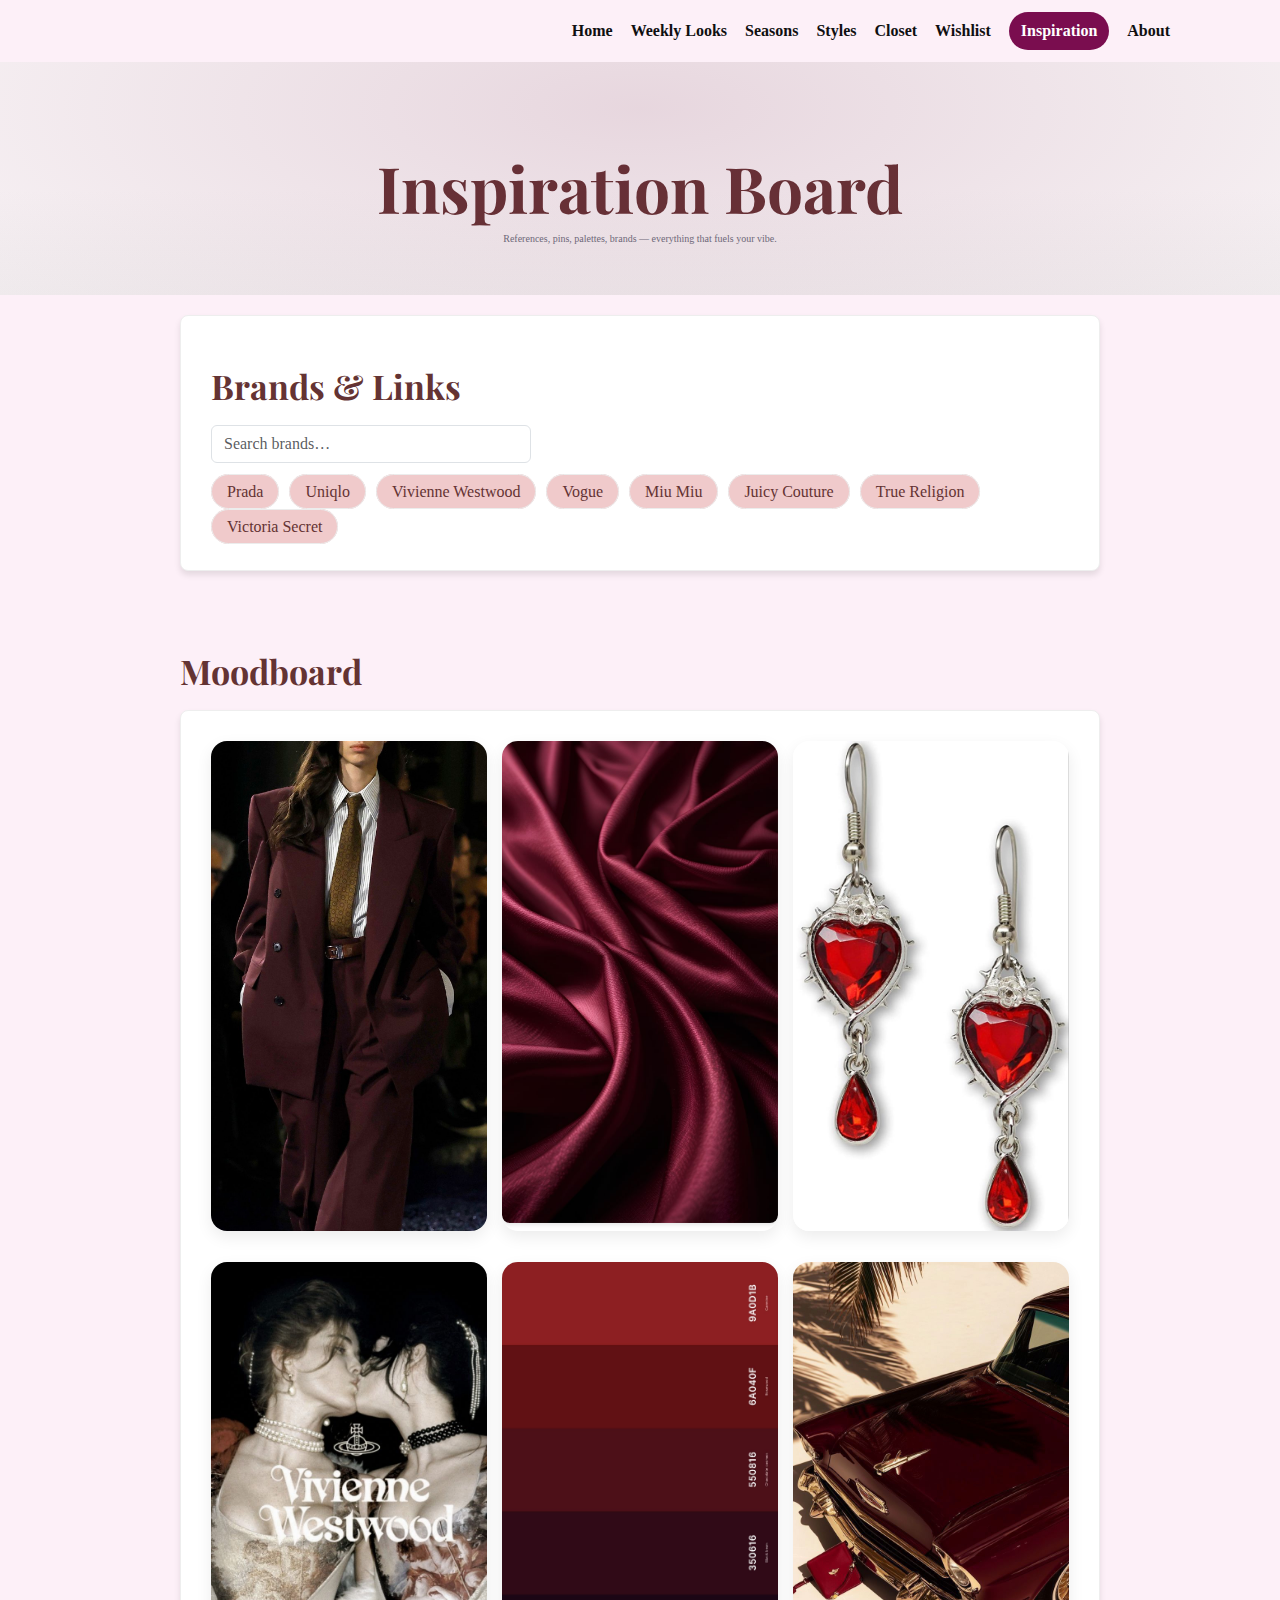
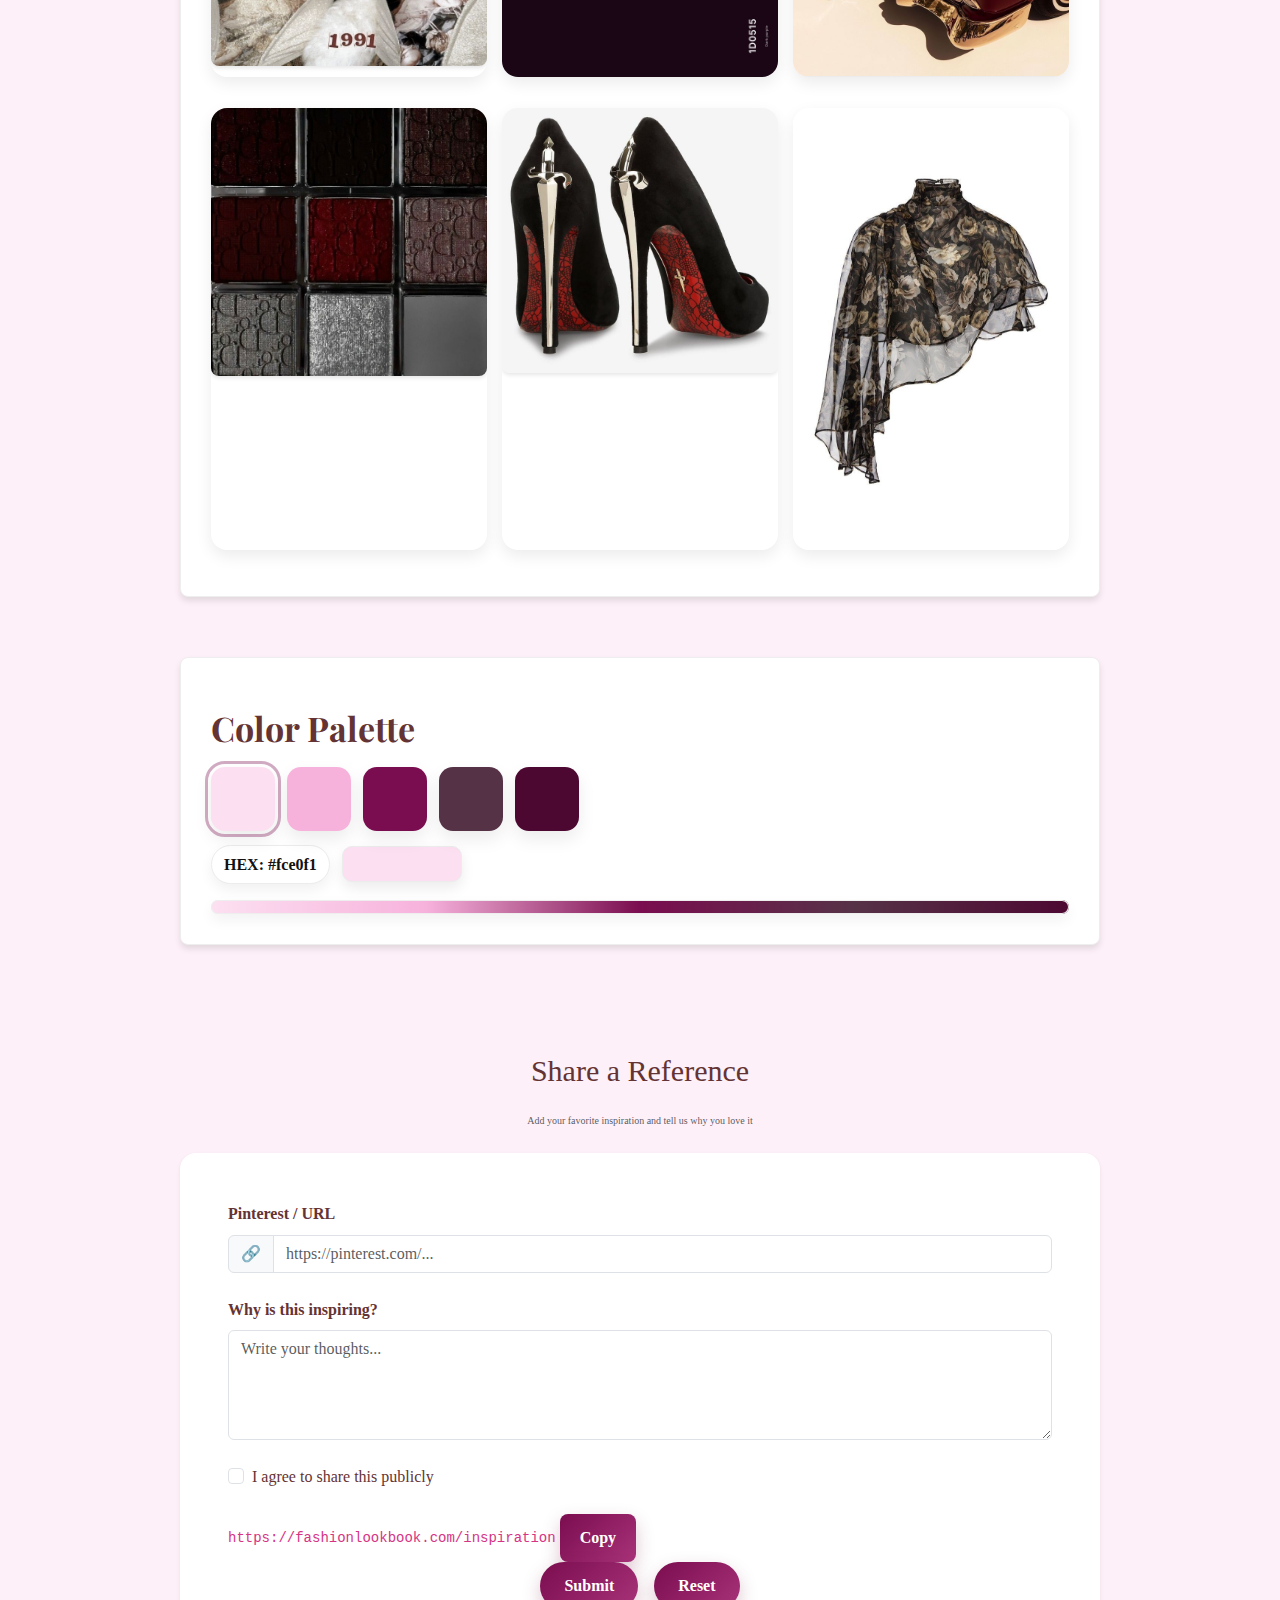
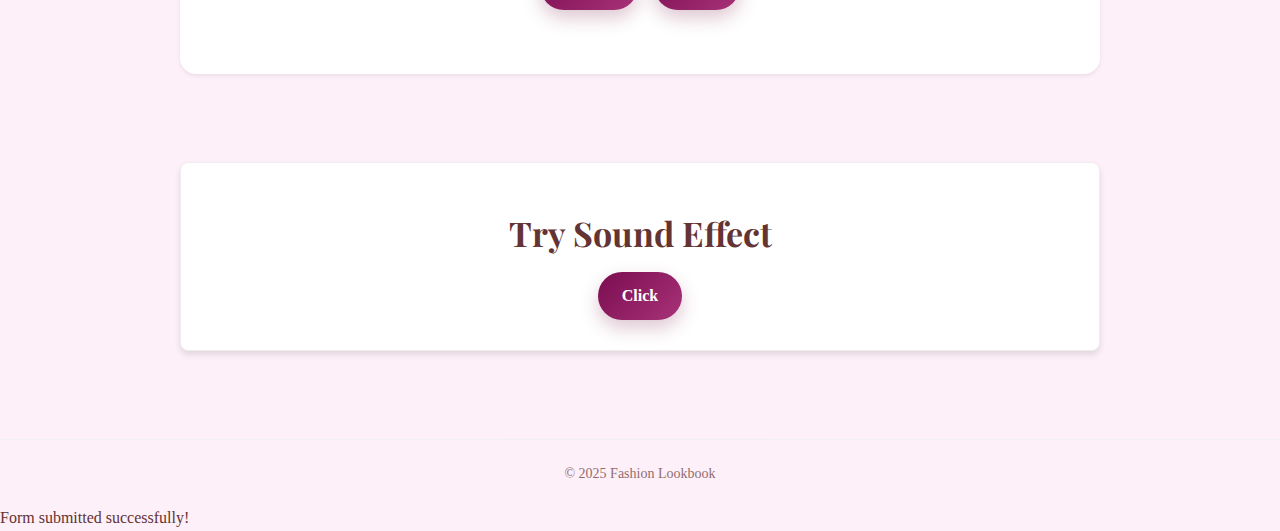
<file: inspiration.html>
<!doctype html>
<html lang="en">
<head>
  <meta charset="UTF-8" />
  <title>Inspiration — Fashion Lookbook</title>
  <meta name="viewport" content="width=device-width, initial-scale=1" />
  <link rel="stylesheet" href="css/style.css">
  <link href="https://fonts.googleapis.com/css2?family=Playfair+Display:wght@600;700&family=Inter:wght@400;500;600&display=swap" rel="stylesheet">
  <link href="https://cdn.jsdelivr.net/npm/bootstrap@5.3.3/dist/css/bootstrap.min.css" rel="stylesheet">
  <link rel="stylesheet" href="style.css">
  <script src="https://cdn.jsdelivr.net/npm/bootstrap@5.3.3/dist/js/bootstrap.bundle.min.js"></script>
  <script src="https://ajax.googleapis.com/ajax/libs/jquery/3.7.1/jquery.min.js"></script>

</head>
<body>
   <header class="site-nav">
    <div class="nav-inner">
      <a class="brand" href="index.html"><span class="brand-dot">FL</span> Fashion Lookbook</a>
      <nav class="nav-links">
        <a href="index.html">Home</a>
        <a href="weekly.html">Weekly Looks </a>
        <a href="seasons.html">Seasons</a>
        <a href="styles.html">Styles</a>
        <a href="closet.html">Closet</a>
        <a href="wishlist.html">Wishlist</a>
        <a class="pill active" href="inspiration.html">Inspiration</a>
        <a href="about.html">About</a>
      </nav>
    </div>
  </header>



  <main>
    <section class="hero">
      <div class="container center">
        <h1 class="hero-title">Inspiration Board</h1>
        <p class="hero-sub">References, pins, palettes, brands — everything that fuels your vibe.</p>
      </div>
    </section>

    <section class="container">
      <div class="section-box">
        <h2 class="section-title">Brands & Links</h2>
        <div class="autocomplete" style="max-width:320px;margin:.5rem 0;">
  <input id="brandSearch" type="text" class="form-control" placeholder="Search brands…">
  <ul id="brandSuggestions" class="ac-list"></ul>
</div>

        <ul class="link-list">
          <li><a href="https://www.prada.com" target="_blank" rel="noreferrer">Prada </a></li>
          <li><a href="https://www.uniqlo.com" target="_blank" rel="noreferrer">Uniqlo</a></li>
          <li><a href="https://www.viviennewestwood.com" target="_blank" rel="noreferrer">Vivienne Westwood</a></li>
          <li><a href="https://www.vogue.com/" target="_blank" rel="noreferrer">Vogue</a></li>
          <li><a href="https://www.miumiu.com/ww/en.html" target="_blank" rel="noreferrer">Miu Miu</a></li>
          <li><a href="https://juicycouture.com/" target="_blank" rel="noreferrer">Juicy Couture</a></li>
          <li><a href="https://www.truereligion.com/" target="_blank" rel="noreferrer">True Religion</a></li>
          <li><a href="https://www.victoriassecret.com/kz/" target="_blank" rel="noreferrer">Victoria Secret</a></li>



        </ul>
      </div>
    </section>

  <section class="container"> 
  <h2 class="section-title">Moodboard</h2>
  <div class="section-box moodboard">
    <div class="masonry">
    <figure class="g-item"><img class="lazy" data-src="images/ref1.jpg" alt="Look 1"><figcaption>Full Outfits</figcaption></figure>
    <figure class="g-item"><img class="lazy" data-src="images/ref2.jpg" alt="Look 2"><figcaption>Fabric Material</figcaption></figure>
    <figure class="g-item"><img class="lazy" data-src="images/ref3.jpg" alt="Look 3"><figcaption>Jewelry</figcaption></figure>
    <figure class="g-item"><img class="lazy" data-src="images/ref4.jpg" alt="Look 4"><figcaption>Famous Brands</figcaption></figure>
    <figure class="g-item"><img class="lazy" data-src="images/ref5.jpg" alt="Look 5"><figcaption>Palettes</figcaption></figure>
    <figure class="g-item"><img class="lazy" data-src="images/ref6.jpg" alt="Look 6"><figcaption>Aesthetic</figcaption></figure>
    <figure class="g-item"><img class="lazy" data-src="images/ref7.jpg" alt="Look 7"><figcaption>Make Ups</figcaption></figure>
    <figure class="g-item"><img class="lazy" data-src="images/ref8.jpg" alt="Look 8"><figcaption>Shoes</figcaption></figure>
    <figure class="g-item"><img class="lazy" data-src="images/ref9.jpg" alt="Look 9"><figcaption>Scarves</figcaption></figure>
  </div>
</div>
</section>

  

    <section class="container">
  <div class="section-box palette no-js"
       style="--c1:#fce0f1; --c2:#f7b2dc; --c3:#7a0d4f; --c4:#563247; --c5:#4d0832;">
    <h2 class="section-title">Color Palette</h2>

    <form class="swatch-picker">
      <input type="radio" name="pick" id="c1" checked>
      <input type="radio" name="pick" id="c2">
      <input type="radio" name="pick" id="c3">
      <input type="radio" name="pick" id="c4">
      <input type="radio" name="pick" id="c5">

      <div class="swatches">
        <label for="c1" class="swatch s1" aria-label="#fce0f1"></label>
        <label for="c2" class="swatch s2" aria-label="#f7b2dc"></label>
        <label for="c3" class="swatch s3" aria-label="#7a0d4f"></label>
        <label for="c4" class="swatch s4" aria-label="#563247"></label>
        <label for="c5" class="swatch s5" aria-label="#4d0832"></label>
      </div>

      <div class="preview">
        <div class="chip">HEX: <span class="hex"></span></div>
        <div class="sample"></div>
      </div>

      <div class="gradient-demo"></div>
    </form>
  </div>
</section>

<section class="container my-5">
  <h2 class="text-center mb-4">Share a Reference</h2>
  <p class="text-center text-muted mb-4">Add your favorite inspiration and tell us why you love it </p>

  <form id = 'voteForm' class="p-4 p-md-5 bg-white shadow-sm rounded-4">
    <div class="mb-4">
      <label class="form-label fw-semibold">Pinterest / URL</label>
      <div class="input-group">
        <span class="input-group-text bg-light">🔗</span>
        <input type="url" class="form-control" placeholder="https://pinterest.com/...">
      </div>
    </div>

    <div class="mb-4">
      <label class="form-label fw-semibold">Why is this inspiring?</label>
      <textarea id='textarea'class="form-control" rows="4" placeholder="Write your thoughts..."></textarea>
    </div>
    <div class="form-check mb-4">
      <input class="form-check-input" type="checkbox" id="shareCheck">
      <label class="form-check-label" for="shareCheck">I agree to share this publicly </label>
    </div>
    <div class="copy-box">
  <code id="copyText">https://fashionlookbook.com/inspiration</code>
  <button id="copyBtn" class="btn btn-outline-primary btn-sm">Copy</button>
</div>

    
    <div class="d-flex flex-wrap justify-content-center gap-3">
      <button type="submit" class="btn btn-primary rounded-pill px-4">Submit</button>
      <button type="reset" class="btn btn-outline-secondary rounded-pill px-4">Reset</button>
    </div>
  </form>
</section>


<section class="container my-5 text-center">
  <div class="section-box">
    <h2 class="section-title">Try Sound Effect</h2>
    <button id="soundBtn" class="btn btn-primary rounded-pill px-4">
      Click
    </button>
  </div>
</section>






</main>
  <footer class="footer center">
    <small>© 2025 Fashion Lookbook</small>
  </footer>

<script src="images/asem_i.js"></script>
<div id="toasts"></div>
</body>
</html>
</file>
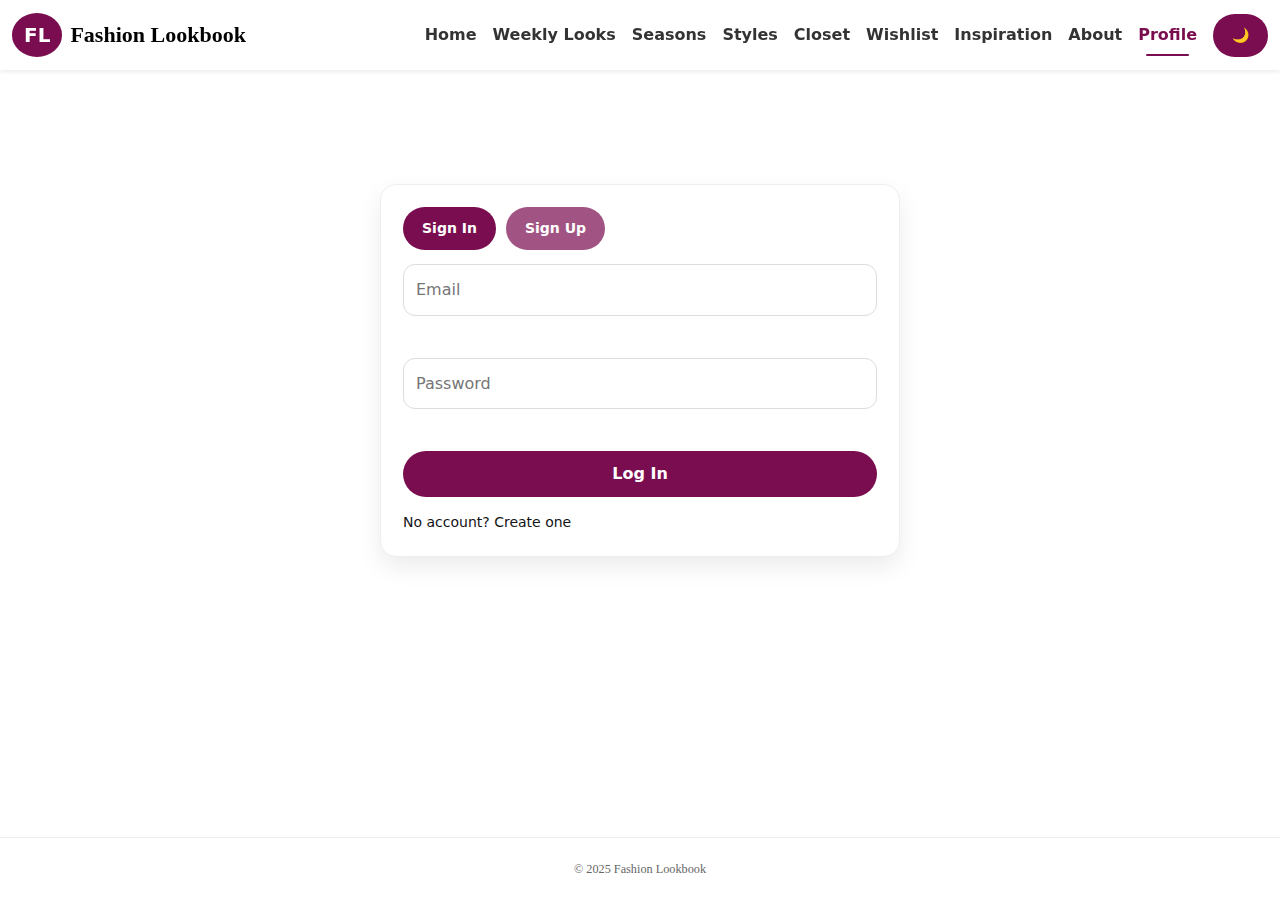
<file: profile.html>
<!doctype html>
<html lang="en">
<head>
  <meta charset="UTF-8"/>
  <meta name="viewport" content="width=device-width, initial-scale=1"/>
  <title>Profile — Fashion Lookbook</title>
  <link rel="stylesheet" href="https://cdn.jsdelivr.net/npm/bootstrap@5.3.3/dist/css/bootstrap.min.css">
  <link rel="stylesheet" href="css/style_aru.css">
      <style>
        .auth-wrap{max-width:520px;margin:20px auto 40px;background:var(--bg,#fff);border:1px solid #eee;border-radius:16px;box-shadow:0 10px 24px rgba(0,0,0,.08);padding:22px}
        .tabbar{display:flex;gap:10px;margin-bottom:14px}
        .error{color:#dc2626;font-size:14px;min-height:1em}

        

        /* ===== Smooth transitions (как на главной) ===== */
    html, body, .navbar, .auth-wrap, .footer,
    input, textarea, .form-control, .form-select, .btn {
      transition: background-color .25s ease, color .25s ease,
                  border-color .25s ease, box-shadow .25s ease;
    }

    /* ===== Dark Theme Overrides — Profile ===== */
    body.theme-dark{
      --bg: #0f0f12;
      --text: #f4f4f6;
      --muted: #b4b7c2;
      --accent: #7a0d4f;
      background: var(--bg);
      color: var(--text);
    }

    /* Navbar */
    body.theme-dark .navbar.bg-white { background-color:#15161a !important; }
    body.theme-dark .navbar .navbar-brand .brand-name { color:#fff; }
    body.theme-dark .navbar .nav-link { color:#e9e9ee; }
    body.theme-dark .navbar .nav-link:hover,
    body.theme-dark .navbar .nav-link.active { color:var(--accent); }

    /* Карточка-обёртка профиля / форм */
    body.theme-dark .auth-wrap{
      background:#16171c;
      border:1px solid rgba(255,255,255,.06);
      box-shadow:0 10px 24px rgba(0,0,0,.35);
    }

    /* Заголовки/текст внутри карточки */
    body.theme-dark .auth-wrap h1,
    body.theme-dark .auth-wrap h2,
    body.theme-dark .auth-wrap h3 { color:var(--text); }
    body.theme-dark .auth-wrap p,
    body.theme-dark .auth-wrap .form-note { color:var(--muted); }

    /* Tabs (Sign In / Sign Up) — лёгкий контур в тёмной теме */
    body.theme-dark .tabbar .btn{
      background:transparent;
      border:1px solid rgba(255,255,255,.12);
      color:var(--text);
    }
    body.theme-dark .tabbar .btn[aria-selected="true"]{
      background:var(--accent);
      color:#fff;
      border-color:transparent;
    }

    /* Поля ввода */
    body.theme-dark input,
    body.theme-dark textarea,
    body.theme-dark .form-control,
    body.theme-dark .form-select{
      background:#121317;
      color:var(--text);
      border:1px solid rgba(255,255,255,.12);
    }
    body.theme-dark input::placeholder,
    body.theme-dark textarea::placeholder{ color:rgba(244,244,246,.7); }
    body.theme-dark .form-control:focus,
    body.theme-dark .form-select:focus,
    body.theme-dark textarea:focus{
      border-color:var(--accent);
      box-shadow:0 0 0 3px rgba(122,13,79,.28);
    }

    /* Кнопки */
    body.theme-dark .btn,
    body.theme-dark .btn-small{
      background:var(--accent);
      color:#fff;
      border-color:transparent;
    }
    body.theme-dark .btn:hover,
    body.theme-dark .btn-small:hover{
      filter:brightness(1.05);
      transform: translateY(-2px);
    }

    /* Ошибки валидации */
    body.theme-dark .error{ color:#ff8a8a; }

    /* Footer (если на странице появится) */
    body.theme-dark .footer{
      background:#121317;
      border-top:1px solid rgba(255,255,255,.06);
    }
    body.theme-dark .footer p{ color:var(--muted); }

    /* Подчёркивание активного пункта меню чуть выше, чтобы не прилипало */
    .navbar .nav-link.active::after{ bottom:.25rem; }

    /* Reduce motion */
    @media (prefers-reduced-motion: reduce){
      *{ animation-duration:.001ms !important; animation-iteration-count:1 !important; transition:none !important; }
    }

    .footer{
      text-align:center;
      padding:28px 0 36px;
      background: var(--bg);
      border-top:1px solid #eee;
      
    }

    .footer{ border-top:1px solid #eee; padding:20px; color:#666; }

    /* --- Sticky Footer Layout --- */
    html, body {
      height: 100%;
    }

    body {
      display: flex;
      flex-direction: column;
      min-height: 100vh;
    }

    main {
      flex: 1; 
    }

    .footer {
      margin-top: auto; 
    }

      </style>
</head>
<body>

<nav class="navbar navbar-expand-lg bg-white fixed-top shadow-sm">
  <div class="container-fluid justify-content-between">

    <a class="navbar-brand d-flex align-items-center" href="index.html" aria-label="Home">
      <span class="brand-mark">FL</span>
      <span class="brand-name ms-2">Fashion Lookbook</span>
    </a>

    <button class="navbar-toggler" type="button" data-bs-toggle="collapse" data-bs-target="#mainNav"
            aria-controls="mainNav" aria-expanded="false" aria-label="Toggle navigation">
      <span class="navbar-toggler-icon"></span>
    </button>

    <div class="collapse navbar-collapse w-100 justify-content-lg-end" id="mainNav">
      <ul class="navbar-nav align-items-lg-center">
        <li class="nav-item"><a class="nav-link" href="index.html">Home</a></li>
        <li class="nav-item"><a class="nav-link" href="weekly.html">Weekly Looks</a></li>
        <li class="nav-item"><a class="nav-link" href="seasons.html">Seasons</a></li>
        <li class="nav-item"><a class="nav-link" href="styles.html">Styles</a></li>
        <li class="nav-item"><a class="nav-link" href="closet.html">Closet</a></li>
        <li class="nav-item"><a class="nav-link" href="wishlist.html">Wishlist</a></li>
        <li class="nav-item"><a class="nav-link" href="inspiration.html">Inspiration</a></li>
        <li class="nav-item"><a class="nav-link" href="about.html">About</a></li>
        <li class="nav-item"><a class="nav-link active" href="profile.html">Profile</a></li>
        
        <li class="nav-item ms-lg-2 mt-2 mt-lg-0">
          <button id="themeToggle" class="btn btn-small" aria-pressed="false"
            aria-label="Toggle dark mode" title="Toggle theme">🌙</button>
        </li>
      </ul>
    </div>

  </div>
</nav>

<main class="container" style="padding-top:100px">

  <!-- Вид №1: профиль (видно, когда вошли) -->
  <section id="profileView" class="auth-wrap" style="display:none">
    <h1 class="h4 mb-3">Your Profile</h1>
    <p class="mb-1"><strong>Name:</strong> <span id="pName">—</span></p>
    <p class="mb-3"><strong>Email:</strong> <span id="pEmail">—</span></p>
    <button id="logoutBtn" class="btn btn-small">Log out</button>
  </section>

  <!-- Вид №2: формы (видно, когда НЕ вошли) -->
  <section id="authView" class="auth-wrap" style="display:none">
    <div class="tabbar">
      <button class="btn btn-small" id="tabSignIn" aria-selected="true">Sign In</button>
      <button class="btn btn-small" id="tabSignUp" aria-selected="false" style="opacity:.7">Sign Up</button>
    </div>

    <!-- Sign In -->
    <form id="formSignIn" class="contact-form" novalidate>
      <input name="email" type="email" placeholder="Email" required>
      <small class="error"></small>

      <input name="password" type="password" placeholder="Password" required>
      <small class="error"></small>

      <button type="submit" class="btn">Log In</button>
      <small class="form-note">No account? <a href="#" id="goSignUp">Create one</a></small>
    </form>

    <!-- Sign Up -->
    <form id="formSignUp" class="contact-form" novalidate style="display:none">
      <input name="name" type="text" placeholder="Full name" required>
      <small class="error"></small>

      <input name="email" type="email" placeholder="Email" required>
      <small class="error"></small>

      <input name="phone" type="tel" placeholder="Phone (+7 777 123 45 67)" required>
      <small class="error"></small>

      <input name="password" type="password" placeholder="Password (min 8, Aa1!…)" required>
      <small class="error"></small>

      <input name="confirm" type="password" placeholder="Confirm password" required>
      <small class="error"></small>

      <button type="submit" class="btn">Create Account</button>
      <small class="form-note">Already have an account? <a href="#" id="goSignIn">Sign in</a></small>
    </form>
  </section>

</main>

<footer class="footer center">
    <small>© 2025 Fashion Lookbook</small>
</footer>

<script src="https://cdn.jsdelivr.net/npm/bootstrap@5.3.3/dist/js/bootstrap.bundle.min.js"></script>
<script src="js/auth.js"></script>
<script src="js/auth-ui.js"></script>
<script src="js/style.js"></script>
 <script src="styles/sparkle.js"></script>
</body>
</html>
</file>
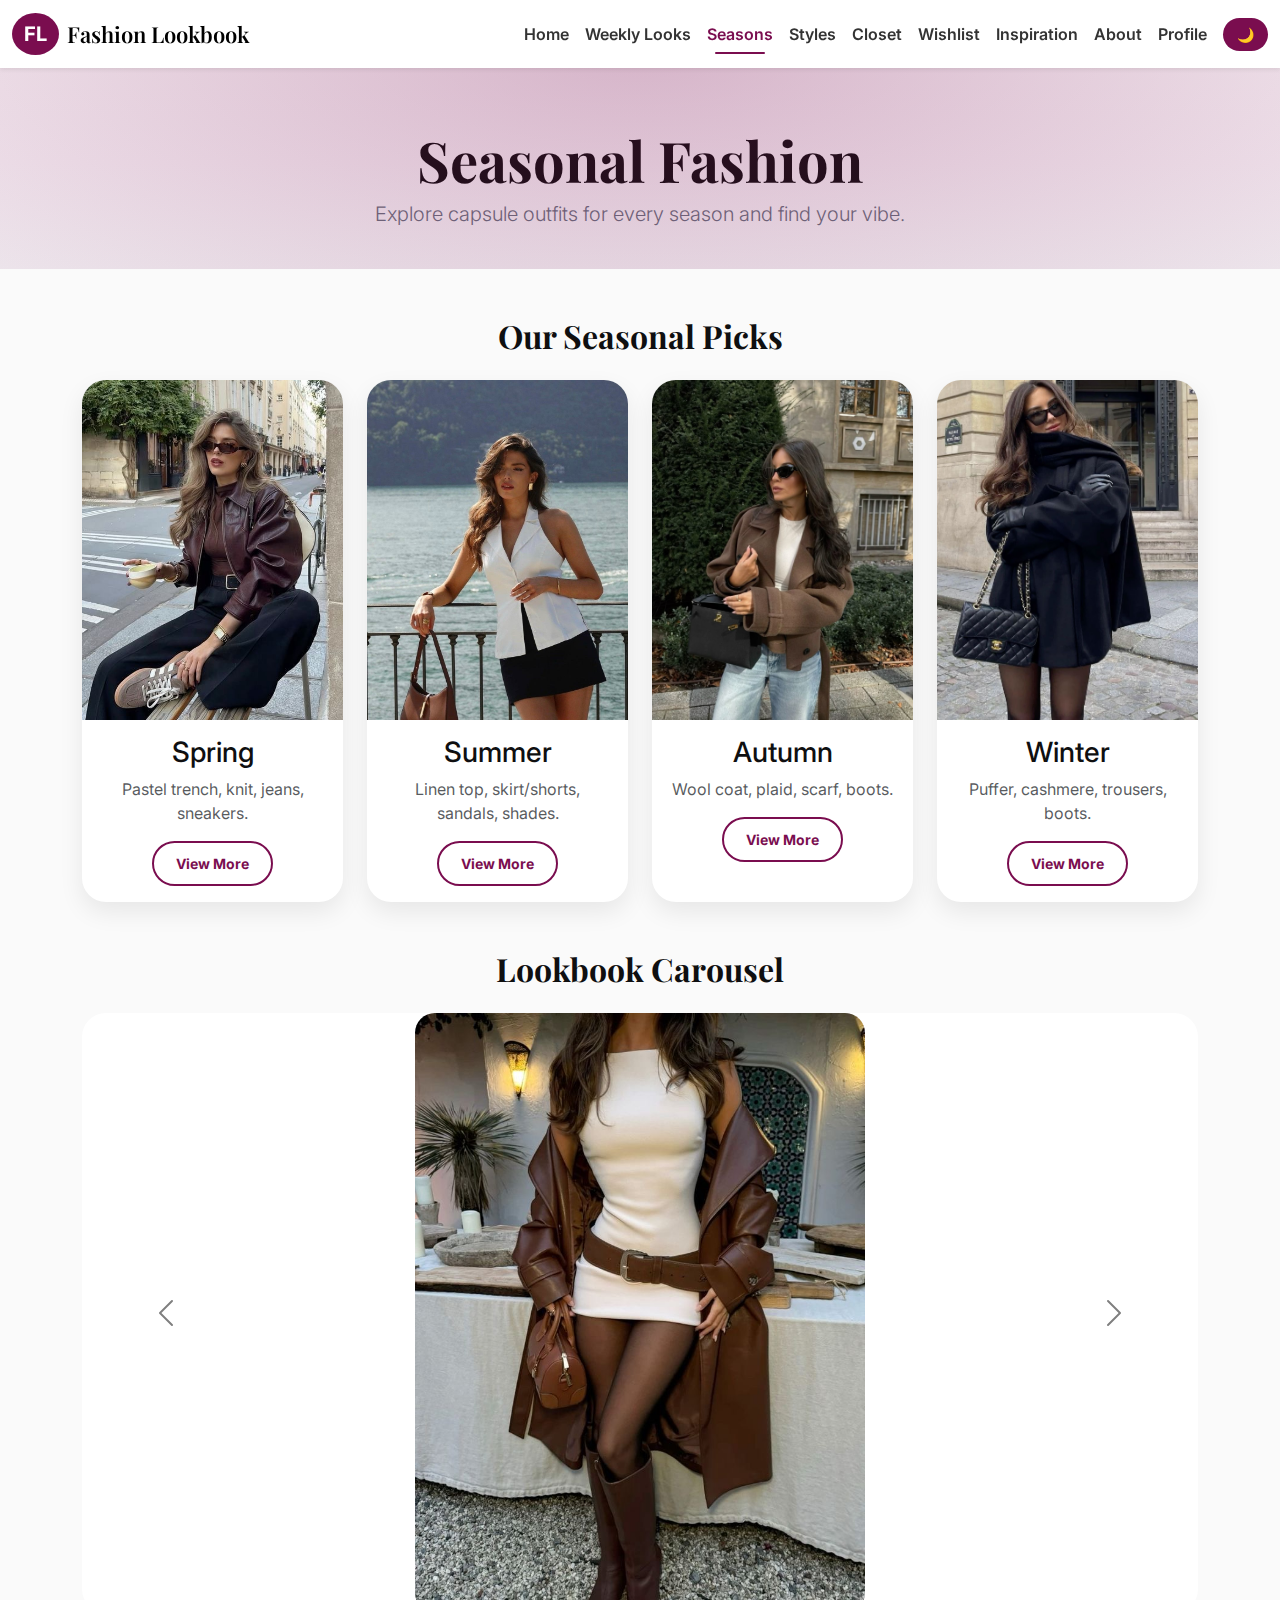
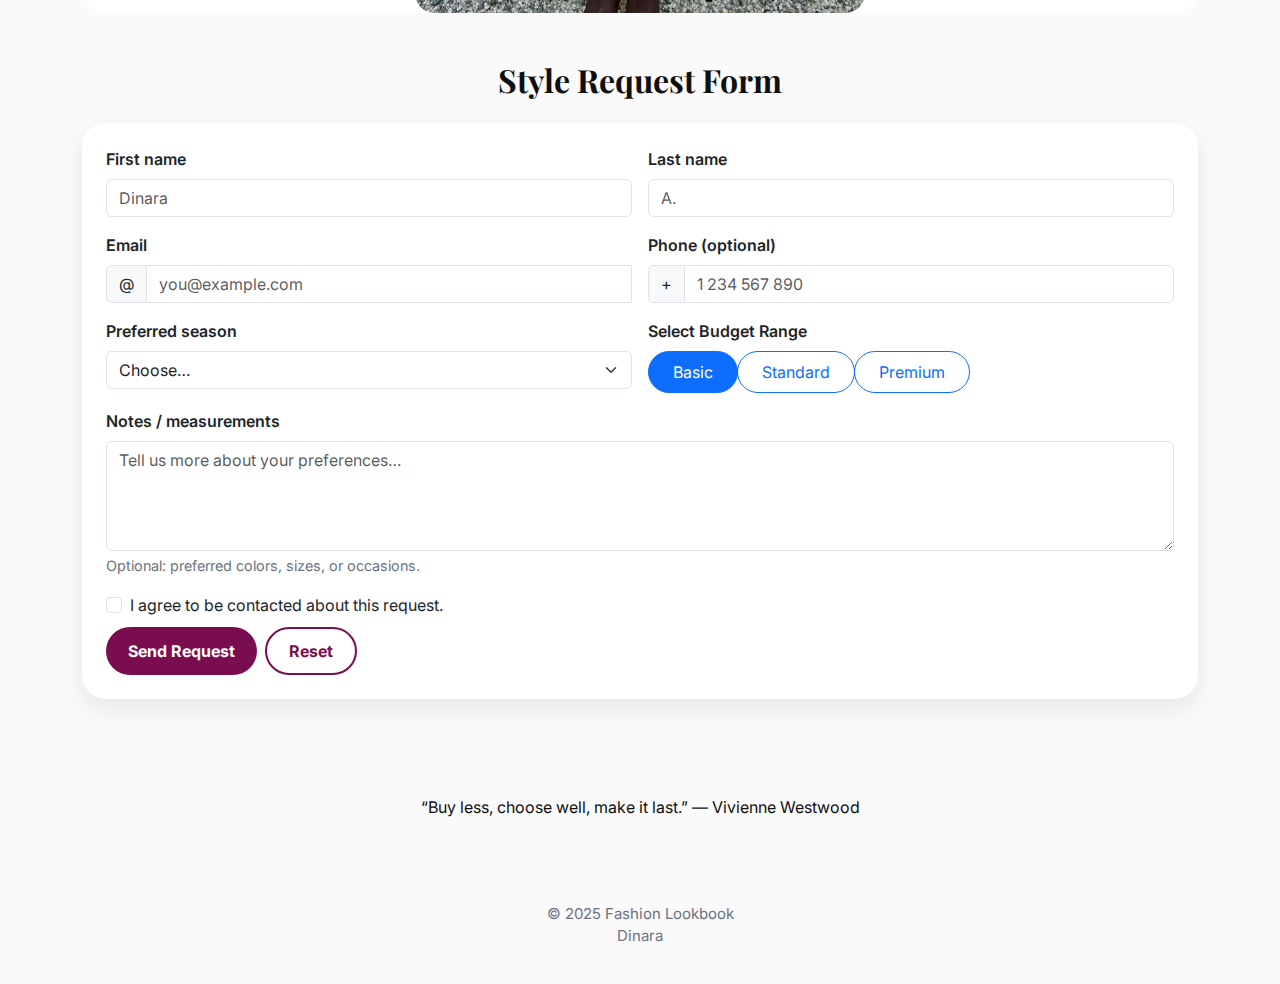
<file: seasons.html>
<!doctype html>
<html lang="en">
<head>
  <meta charset="UTF-8" />
  <title>Seasons — Fashion Lookbook</title>
  <meta name="viewport" content="width=device-width, initial-scale=1" />

  <!-- Bootstrap -->
  <link href="https://cdn.jsdelivr.net/npm/bootstrap@5.3.2/dist/css/bootstrap.min.css" rel="stylesheet">
  <link href="https://fonts.googleapis.com/css2?family=Playfair+Display:wght@700&family=Inter:wght@400;500;600&display=swap" rel="stylesheet">
  <script src="https://ajax.googleapis.com/ajax/libs/jquery/3.7.1/jquery.min.js"></script>
  <script src="styles/jquery.js"></script>

  <style>
    /* theme */
    :root{
      --accent:#7a0d4f;
      --bg:#fafafa;
      --text:#0f0f10;
      --muted:#6b7280;
      --nav-bg:#ffffff;
      --surface:#fbf8fb;
    }

    body{ font-family:Inter,system-ui,Arial; color:var(--text); background:var(--bg); margin:0; transition:background .25s,color .25s; }
    h1,h2{ font-family:"Playfair Display",serif; font-weight:700; }

/* Scroll Progress Bar */
#scrollProgress{
  position: fixed;
  top: 0; left: 0;
  height: 6px;
  width: 0%;
  z-index: 9999;
  background: linear-gradient(90deg,
    #7a0d4f, #b83280, #ff7eb6, #7a0d4f);
  background-size: 300% 100%;
  animation: hueflow 6s linear infinite;
  box-shadow: 0 2px 8px rgba(122, 13, 79, .25);
  border-bottom-right-radius: 6px;
}
@keyframes hueflow { 
  0%{ background-position: 0% 50% } 
  100%{ background-position: 100% 50% } 
}


    /* Navbar Styles */
.navbar { font-family: 'Inter', sans-serif; }

.navbar .navbar-brand .brand-mark{
  background-color: var(--accent);
  color: #fff;
  font-size: 20px;
  font-weight: 700;
  padding: 6px 12px;
  border-radius: 50%;
  display: inline-flex;
  align-items: center;
  justify-content: center;
}
.navbar .navbar-brand .brand-name{
  font-family: "Playfair Display", serif;
  font-size: 22px;
  font-weight: 600;
  color: #000;
}

.navbar .nav-link{
  position: relative;
  padding: .75rem 1rem;
  color: #333;
  font-weight: 600;
}
.navbar .nav-link:hover{ color: var(--accent); }

.navbar .nav-link.active{ color: var(--accent);}

.navbar .nav-link.active::after{
  content:"";
  position:absolute;
  left:1rem; right:1rem; bottom:.35rem;
  height:2px; background: var(--accent);
  border-radius:2px;
}

.navbar-toggler{ border-color: rgba(0,0,0,.15); }
.navbar-toggler:focus{ box-shadow: 0 0 0 .15rem rgba(122,13,79,.2); }
.navbar-light .navbar-toggler-icon,
.navbar .navbar-toggler-icon{ 
  background-image: url("data:image/svg+xml,%3csvg xmlns='http://www.w3.org/2000/svg' viewBox='0 0 30 30'%3e%3cpath stroke='rgba(20,19,22,0.85)' stroke-linecap='round' stroke-miterlimit='10' stroke-width='2' d='M4 7h22M4 15h22M4 23h22'/%3e%3c/svg%3e");
}

.nav a {
  color: #111;
  text-decoration: none;
  margin: 0 14px;
  font-weight: 500;
}
.btn-small {
  background: var(--accent, #7a0d4f);
  color: #fff;
  border: none;
  border-radius: 20px;
  padding: 6px 14px;
  font-weight: 600;
  font-size: 14px;
  cursor: pointer;
  transition: background 0.3s ease, transform 0.3s ease;
}

.btn-small:hover {
  background: var(--accent);
  transform: scale(1.05);
}
@media (max-width: 640px) {
  .nav { flex-direction: column; align-items: flex-start; gap: 10px; }
  .menu { flex-wrap: wrap; }
}

/* === Dark theme – Seasons page === */
body.theme-dark {
  --bg:#0f0f13;
  --text:#eeeeee;
  --muted:#a5a7ad;
  --nav-bg:#16161b;
  --surface:#1b1a1f;
  --accent:#b03a76;          /* можно вернуть #7a0d4f, если хочешь один акцент везде */
}

/* Base */
body.theme-dark { background:var(--bg); color:var(--text); }
body.theme-dark a{ color:#ff7eb6; }
body.theme-dark #scrollProgress{ box-shadow:0 2px 8px rgba(0,0,0,.35); }

/* Navbar */
body.theme-dark .navbar.bg-white{ background-color:#1b1b1f !important; }
body.theme-dark .navbar .navbar-brand .brand-name{ color:#fff; }
body.theme-dark .navbar .nav-link{ color:#e9e9ee; }
body.theme-dark .navbar .nav-link:hover,
body.theme-dark .navbar .nav-link.active{ color:var(--accent); }

/* Hero */
body.theme-dark .hero{
  background:linear-gradient(180deg,var(--nav-bg) 0%,var(--surface) 60%,#141418 100%);
  position:relative;
}
body.theme-dark .hero::before{
  content:""; position:absolute; inset:0;
  background:radial-gradient(1200px 420px at 50% 20%, color-mix(in srgb, var(--accent) 28%, transparent), transparent);
  pointer-events:none;
}
body.theme-dark .hero .lead{ color:var(--muted); }

/* Cards (season tiles) */
body.theme-dark .card-look{
  background:var(--nav-bg);
  box-shadow:0 10px 24px rgba(0,0,0,.35);
}
body.theme-dark .card-look h3{ color:var(--text); }
body.theme-dark .card-look .text-muted{ color:var(--muted) !important; }

/* Carousel */
body.theme-dark .carousel-vertical{ background:var(--nav-bg); box-shadow:0 10px 24px rgba(0,0,0,.35); }
body.theme-dark .carousel-control-prev-icon,
body.theme-dark .carousel-control-next-icon{ filter:invert(1); }

/* Form card */
body.theme-dark .form-card{
  background:var(--nav-bg);
  box-shadow:0 10px 24px rgba(0,0,0,.35);
}
body.theme-dark .form-label{ color:var(--text); }
body.theme-dark .form-text,
body.theme-dark .form-help{ color:var(--muted); }

/* Inputs */
body.theme-dark .form-control,
body.theme-dark .form-select{
  background:#141418; color:var(--text);
  border-color:rgba(255,255,255,.14);
}
body.theme-dark .input-group-text{
  background:#1b1b20; color:var(--text);
  border-color:rgba(255,255,255,.14);
}
body.theme-dark .form-control:focus,
body.theme-dark .form-select:focus{
  background:#141418; color:var(--text);
  border-color:var(--accent);
  box-shadow:0 0 0 .25rem color-mix(in srgb, var(--accent) 30%, transparent);
}

/* Buttons */
body.theme-dark .btn-accent{ background:var(--accent); color:#fff; }
body.theme-dark .btn-accent:hover{ filter:brightness(1.05); }
body.theme-dark .btn-outline-accent{
  border-color:var(--accent); color:var(--accent);
}
body.theme-dark .btn-outline-accent:hover{
  background:var(--accent); color:#fff;
}

/* Bootstrap outline primary pills (радио-кнопки бюджета) */
body.theme-dark .btn-outline-primary{
  --bs-btn-color: var(--accent);
  --bs-btn-border-color: var(--accent);
  --bs-btn-hover-bg: var(--accent);
  --bs-btn-hover-border-color: var(--accent);
  --bs-btn-active-bg: var(--accent);
  --bs-btn-active-border-color: var(--accent);
  color:var(--accent); border-color:var(--accent);
}

/* Quote & footer */
body.theme-dark #quote-text{ color:var(--muted); }
body.theme-dark footer{ color:var(--muted); }

/* Misc */
.navbar .nav-link.active::after{ bottom:.25rem; }

@media (prefers-reduced-motion: reduce){
  *{ animation-duration:.001ms !important; animation-iteration-count:1 !important; transition:none !important; }
}

    /* hero */
    .hero{
      background:linear-gradient(180deg,var(--nav-bg) 0%,var(--surface) 60%,#f6f6f8 100%);
      padding:130px 20px 40px; text-align:center; position:relative; overflow:hidden; transition:background .25s;
    }
  
    .hero::before{
      content:""; position:absolute; inset:0;
      background:radial-gradient(1200px 420px at 50% 20%, color-mix(in srgb, var(--accent) 30%, transparent), rgba(0,0,0,0));
      pointer-events:none;
    }
    .hero h1{ margin:0 0 10px; font-size:clamp(34px,5.6vw,56px); line-height:1.06; }
    .hero .lead{ color:var(--muted); font-size:clamp(16px,2.2vw,20px); margin:0; }

    /* buttons */
    .btn-accent{ background:var(--accent); color:#fff; border-radius:50px; padding:10px 22px; font-weight:700; border:none; }
    .btn-outline-accent{ border:2px solid var(--accent); color:var(--accent); border-radius:50px; padding:10px 22px; font-weight:700; }
    .btn-outline-accent:hover{ background:var(--accent); color:#fff; }

    /* cards */
    .card-look{ border:none; border-radius:24px; box-shadow:0 10px 24px rgba(17,17,17,.08); overflow:hidden; transition:transform .25s, box-shadow .25s, background .25s; height:100%; text-align:center; background:var(--nav-bg); }
    .card-look:hover{ transform:translateY(-8px); box-shadow:0 18px 38px rgba(17,17,17,.16); }
    .card-look img{ width:100%; height:340px; object-fit:cover; }
    .theme-dark .card-look{ box-shadow:0 10px 24px rgba(0,0,0,.35); }

    /* carousel*/
    .carousel-vertical{ height:600px; overflow:hidden; position:relative; border-radius:24px; background:var(--nav-bg); }
    .carousel-vertical .carousel-inner,.carousel-vertical .carousel-item{ height:100%; }
    .carousel-vertical img{ width:auto; height:100%; margin:0 auto; border-radius:20px; object-fit:cover; display:block; }
    .carousel-control-prev-icon,.carousel-control-next-icon{ filter:invert(1); }

    /* form */
    .form-card{ border:none; border-radius:24px; box-shadow:0 10px 24px rgba(17,17,17,.08); background:var(--nav-bg); transition:background .25s; }
    .theme-dark .form-card{ box-shadow:0 10px 24px rgba(0,0,0,.35); }
    .form-label{ font-weight:600; }
    .form-help{ color:var(--muted); font-size:.9rem; }

    footer{ padding:20px 0; text-align:center; color:var(--muted); font-size:15px; }
  </style>
</head>
<body>

<div id="scrollProgress" aria-hidden="true"></div>

<nav class="navbar navbar-expand-lg bg-white fixed-top shadow-sm">
  <div class="container-fluid justify-content-between">

    <a class="navbar-brand d-flex align-items-center" href="index.html" aria-label="Home">
      <span class="brand-mark">FL</span>
      <span class="brand-name ms-2">Fashion Lookbook</span>
    </a>

    <button class="navbar-toggler" type="button" data-bs-toggle="collapse" data-bs-target="#mainNav"
            aria-controls="mainNav" aria-expanded="false" aria-label="Toggle navigation">
      <span class="navbar-toggler-icon"></span>
    </button>

    <div class="collapse navbar-collapse w-100 justify-content-lg-end" id="mainNav">
      <ul class="navbar-nav align-items-lg-center">
        <li class="nav-item"><a class="nav-link" href="index.html">Home</a></li>
        <li class="nav-item"><a class="nav-link" href="weekly.html">Weekly Looks</a></li>
        <li class="nav-item"><a class="nav-link active" href="seasons.html">Seasons</a></li>
        <li class="nav-item"><a class="nav-link" href="styles.html">Styles</a></li>
        <li class="nav-item"><a class="nav-link" href="closet.html">Closet</a></li>
        <li class="nav-item"><a class="nav-link" href="wishlist.html">Wishlist</a></li>
        <li class="nav-item"><a class="nav-link" href="inspiration.html">Inspiration</a></li>
        <li class="nav-item"><a class="nav-link" href="about.html">About</a></li>
        <li class="nav-item">
          <a id="profileLink" class="nav-link" href="profile.html">Profile</a>
        </li>

        <li class="nav-item ms-lg-2 mt-2 mt-lg-0">
          <button id="themeToggle" class="btn btn-small" aria-pressed="false"
            aria-label="Toggle dark mode" title="Toggle theme">🌙</button>
        </li>
      </ul>
    </div>

  </div>
</nav>


<header class="hero" role="banner">
  <h1>Seasonal Fashion</h1>
  <p class="lead">Explore capsule outfits for every season and find your vibe.</p>
</header>

<main id="main-content">

  <section class="container my-5" aria-labelledby="seasonalPicks">
    <h2 id="seasonalPicks" class="text-center mb-4">Our Seasonal Picks</h2>
    <div class="row g-4">
      <div class="col-lg-3 col-md-6">
        <div class="card-look" role="article">
          <img src="styles/spring.JPG" alt="Spring outfit with pastel trench and jeans">
          <div class="p-3">
            <h3>Spring</h3>
            <p class="text-muted">Pastel trench, knit, jeans, sneakers.</p>
            <a href="spring.html" class="btn btn-outline-accent btn-sm open-season" data-season="spring">View More</a>
          </div>
        </div>
      </div>
      <div class="col-lg-3 col-md-6">
        <div class="card-look" role="article">
          <img src="styles/summer.JPG" alt="Summer outfit with linen top and skirt">
          <div class="p-3">
            <h3>Summer</h3>
            <p class="text-muted">Linen top, skirt/shorts, sandals, shades.</p>
            <a href="summer.html" class="btn btn-outline-accent btn-sm open-season" data-season="summer">View More</a>
          </div>
        </div>
      </div>
      <div class="col-lg-3 col-md-6">
        <div class="card-look" role="article">
          <img src="styles/autumn.JPG" alt="Autumn outfit with wool coat and plaid scarf">
          <div class="p-3">
            <h3>Autumn</h3>
            <p class="text-muted">Wool coat, plaid, scarf, boots.</p>
            <a href="autumn.html" class="btn btn-outline-accent btn-sm open-season" data-season="autumn">View More</a>
          </div>
        </div>
      </div>
      <div class="col-lg-3 col-md-6">
        <div class="card-look" role="article">
          <img src="styles/winter.JPG" alt="Winter outfit with black coat and leather boots">
          <div class="p-3">
            <h3>Winter</h3>
            <p class="text-muted">Puffer, cashmere, trousers, boots.</p>
            <a href="winter.html" class="btn btn-outline-accent btn-sm open-season" data-season="winter">View More</a>
          </div>
        </div>
      </div>
    </div>
  </section>

  <!-- Carousel -->
  <section class="container my-5" aria-labelledby="lookbookTitle">
    <h2 id="lookbookTitle" class="text-center mb-4">Lookbook Carousel</h2>

    <div id="verticalCarousel" class="carousel slide carousel-vertical" data-bs-ride="carousel" data-bs-interval="3200">
      <div class="carousel-inner">
        <div class="carousel-item active"><img src="styles/1.JPG" alt="Street look with blazer and mini skirt"></div>
        <div class="carousel-item"><img src="styles/2.JPG" alt="Casual chic look with denim"></div>
        <div class="carousel-item"><img src="styles/3.JPG" alt="Elegant coat outfit near the city street"></div>
        <div class="carousel-item"><img src="styles/4.JPG" alt="Classic black dress styling"></div>
        <div class="carousel-item"><img src="styles/5.JPG" alt="Sporty chic summer outfit"></div>
        <div class="carousel-item"><img src="styles/6.JPG" alt="Monochrome winter look"></div>
        <div class="carousel-item"><img src="styles/7.JPG" alt="Neutral tones layered outfit"></div>
        <div class="carousel-item"><img src="styles/8.JPG" alt="Evening look with long coat"></div>
        <div class="carousel-item"><img src="styles/9.JPG" alt="Minimal aesthetic everyday look"></div>
      </div>
      <button class="carousel-control-prev" type="button" data-bs-target="#verticalCarousel" data-bs-slide="prev">
        <span class="carousel-control-prev-icon" aria-hidden="true"></span>
      </button>
      <button class="carousel-control-next" type="button" data-bs-target="#verticalCarousel" data-bs-slide="next">
        <span class="carousel-control-next-icon" aria-hidden="true"></span>
      </button>
    </div>
  </section>

  <!-- Form -->
  <section class="container my-5" aria-labelledby="formTitle">
    <h2 id="formTitle" class="text-center mb-4">Style Request Form</h2>
    <div class="card form-card p-4">
      <form class="needs-validation" novalidate>
        <div class="row g-3">
          <div class="col-md-6">
            <label for="firstName" class="form-label">First name</label>
            <input type="text" class="form-control" id="firstName" placeholder="Dinara" required>
            <div class="invalid-feedback">Please enter your first name.</div>
          </div>
          <div class="col-md-6">
            <label for="lastName" class="form-label">Last name</label>
            <input type="text" class="form-control" id="lastName" placeholder="A." required>
            <div class="invalid-feedback">Please enter your last name.</div>
          </div>
          <div class="col-md-6">
            <label for="email" class="form-label">Email</label>
            <div class="input-group">
              <span class="input-group-text">@</span>
              <input type="email" class="form-control" id="email" placeholder="you@example.com" required>
              <div class="invalid-feedback">Enter a valid email.</div>
            </div>
          </div>
          <div class="col-md-6">
            <label for="phone" class="form-label">Phone (optional)</label>
            <div class="input-group">
              <span class="input-group-text">+</span>
              <input type="tel" class="form-control" id="phone" placeholder="1 234 567 890">
            </div>
          </div>
          <div class="col-md-6">
            <label for="season" class="form-label">Preferred season</label>
            <select id="season" class="form-select" required>
              <option value="" selected disabled>Choose…</option>
              <option>Spring</option>
              <option>Summer</option>
              <option>Autumn</option>
              <option>Winter</option>
            </select>
          </div>
          <div class="col-md-6">
            <label class="form-label d-block mb-2 fw-semibold" id="budgetLabel">Select Budget Range</label>
            <div class="btn-group" role="group" aria-labelledby="budgetLabel">
              <input type="radio" class="btn-check" name="budget" id="budget1" autocomplete="off" checked>
              <label class="btn btn-outline-primary px-4 py-2 rounded-pill" for="budget1">Basic</label>
              <input type="radio" class="btn-check" name="budget" id="budget2" autocomplete="off">
              <label class="btn btn-outline-primary px-4 py-2 rounded-pill" for="budget2">Standard</label>
              <input type="radio" class="btn-check" name="budget" id="budget3" autocomplete="off">
              <label class="btn btn-outline-primary px-4 py-2 rounded-pill" for="budget3">Premium</label>
            </div>
          </div>
          <div class="col-12">
            <label for="notes" class="form-label">Notes / measurements</label>
            <textarea id="notes" rows="4" class="form-control" placeholder="Tell us more about your preferences…"></textarea>
            <div class="form-text form-help">Optional: preferred colors, sizes, or occasions.</div>
          </div>
          <div class="col-12">
            <div class="form-check">
              <input class="form-check-input" type="checkbox" id="agree" required>
              <label class="form-check-label" for="agree">I agree to be contacted about this request.</label>
            </div>
          </div>
          <div class="col-12 mt-2 d-flex gap-2">
            <button class="btn btn-accent" type="submit">Send Request</button>
            <button class="btn btn-outline-accent" type="reset">Reset</button>
          </div>
        </div>
      </form>
    </div>
  </section>

  <section class="container py-5" aria-label="Quote">
    <p class="text-center" id="quote-text">“Buy less, choose well, make it last.” — Vivienne Westwood</p>
  </section>
</main>

<footer role="contentinfo">© 2025 Fashion Lookbook
  <p> Dinara</p></footer>

  <script src="https://cdn.jsdelivr.net/npm/bootstrap@5.3.2/dist/js/bootstrap.bundle.min.js"></script>

  <script src="styles/di.js"></script>
  <script src="js/ui-extras.js"></script>
  <script src="js/style.js"></script>
   <script src="js/auth-ui.js"></script>

</body>
</html>
</file>
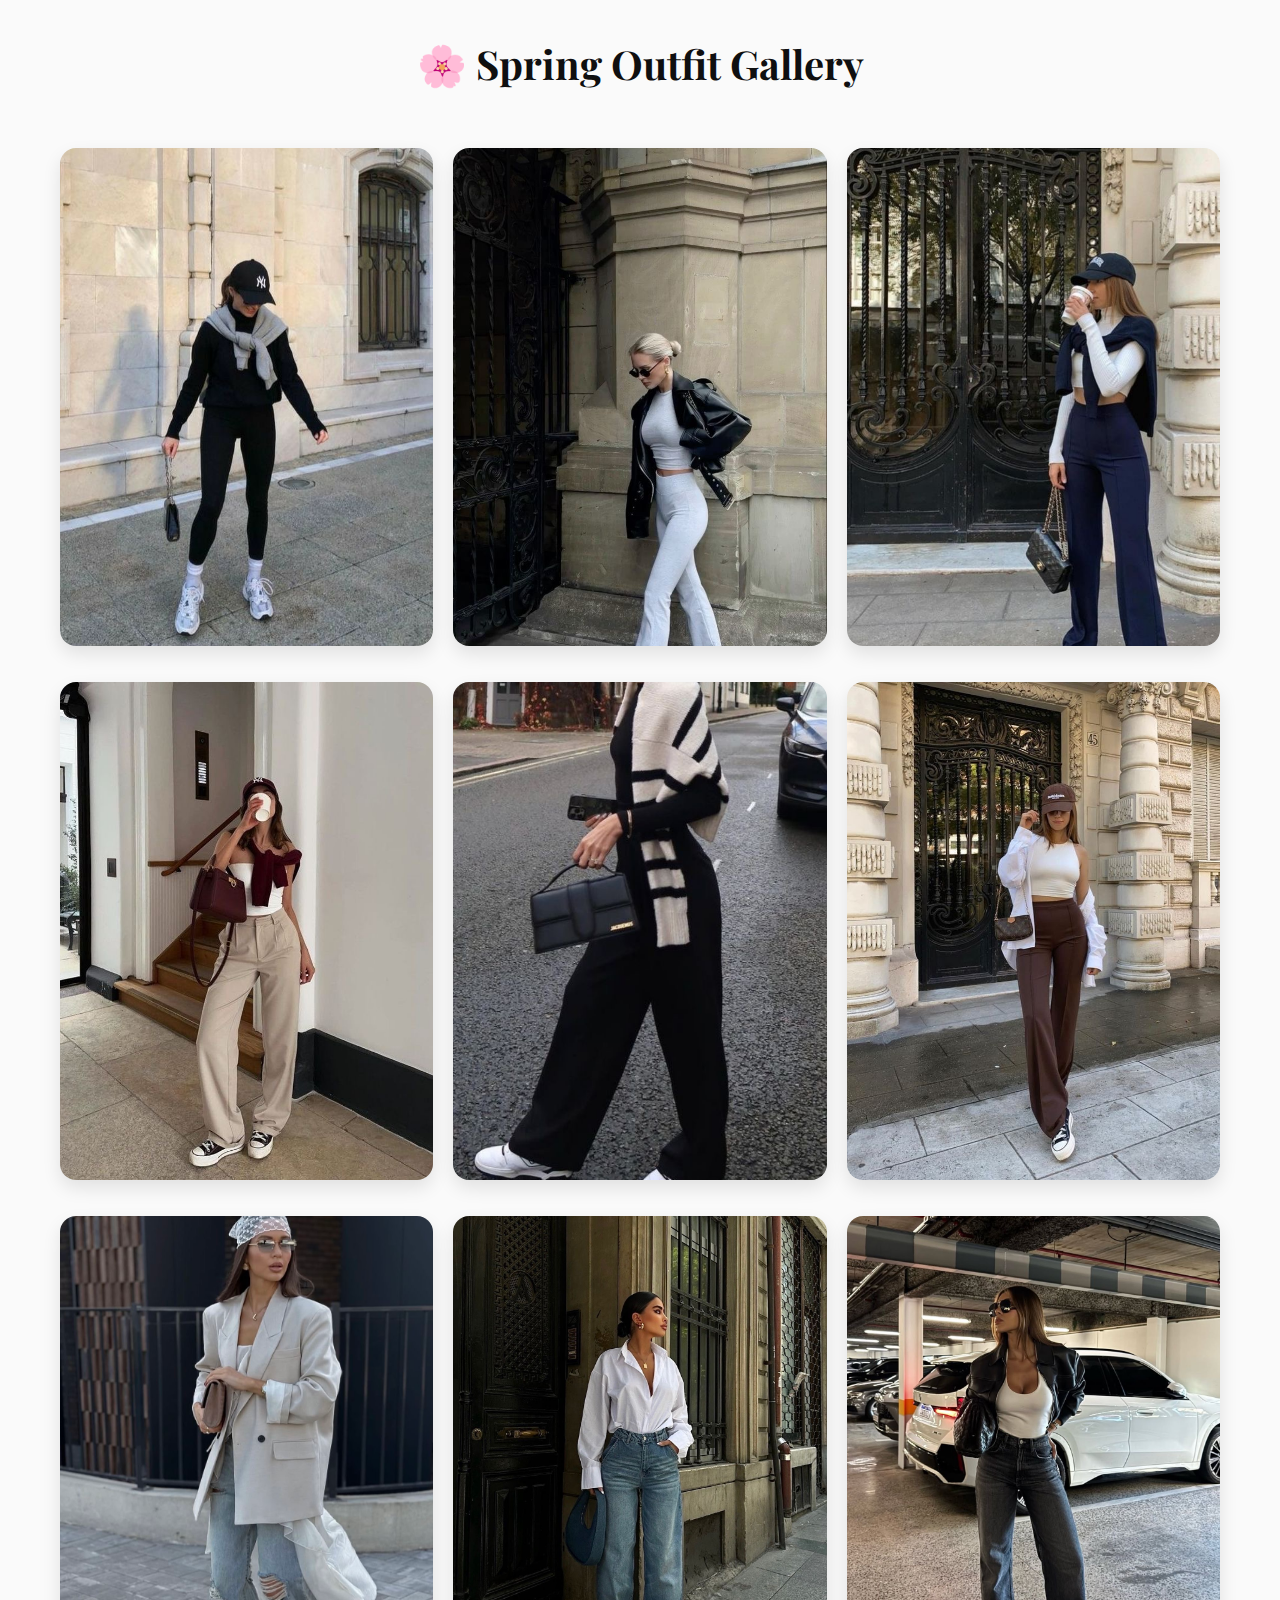
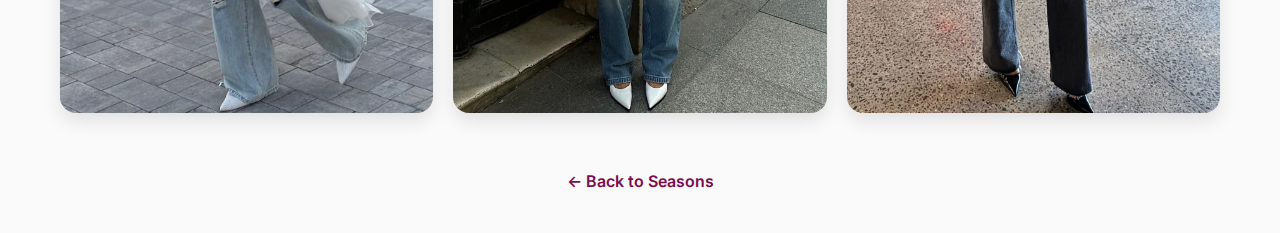
<file: spring.html>
<!doctype html>
<html lang="en">
<head>
  <meta charset="UTF-8" />
  <title>Spring Looks — Fashion Lookbook</title>
  <meta name="viewport" content="width=device-width, initial-scale=1" />
  <link href="https://cdn.jsdelivr.net/npm/bootstrap@5.3.2/dist/css/bootstrap.min.css" rel="stylesheet">
  <link href="https://fonts.googleapis.com/css2?family=Playfair+Display:wght@700&family=Inter:wght@400;500;600&display=swap" rel="stylesheet">
  
  <style>
    body {
      font-family: Inter, system-ui, Arial;
      margin: 0;
      background: #fafafa;
      color: #0f0f10;
    }

    h1 {
      text-align: center;
      margin: 40px 0;
      font-family: "Playfair Display", serif;
      font-weight: 700;
    }

    .gallery {
      display: grid;
      grid-template-columns: repeat(auto-fill, minmax(280px, 1fr));
      gap: 20px;
      padding: 20px;
      max-width: 1200px;
      margin: auto;
    }

    .tile {
      aspect-ratio: 3 / 4;        
      border-radius: 16px;
      overflow: hidden;
      box-shadow: 0 8px 18px rgba(0, 0, 0, 0.1);
      transition: transform 0.3s;
    }

    .tile img {
      width: 100%;
      height: 100%;
      object-fit: cover;       
      object-position: center;
      display: block;
      transition: transform 0.3s;
    }

    .tile:hover img {
      transform: scale(1.05);
    }

    .back {
      display: block;
      text-align: center;
      margin: 20px auto 40px;
      color: #7a0d4f;
      text-decoration: none;
      font-weight: 600;
      transition: color 0.3s;
    }

    .back:hover {
      color: #b83280;
    }
    @media (max-width: 640px) {
      .gallery {
        grid-template-columns: repeat(auto-fill, minmax(180px, 1fr));
      }
    }
  </style>
</head>

<body>

  <h1>🌸 Spring Outfit Gallery</h1>

  <section class="gallery">
    <figure class="tile"><img src="styles/sp1.JPG" alt="Spring look 1"></figure>
    <figure class="tile"><img src="styles/sp2.JPG" alt="Spring look 2"></figure>
    <figure class="tile"><img src="styles/sp3.JPG" alt="Spring look 3"></figure>
    <figure class="tile"><img src="styles/sp4.JPG" alt="Spring look 4"></figure>
    <figure class="tile"><img src="styles/sp5.JPG" alt="Spring look 5"></figure>
    <figure class="tile"><img src="styles/sp6.JPG" alt="Spring look 6"></figure>
    <figure class="tile"><img src="styles/sp7.JPG" alt="Spring look 7"></figure>
    <figure class="tile"><img src="styles/sp8.JPG" alt="Spring look 8"></figure>
    <figure class="tile"><img src="styles/sp9.JPG" alt="Spring look 9"></figure>
  </section>

  <a href="seasons.html" class="back">← Back to Seasons</a>

</body>
</html>
</file>
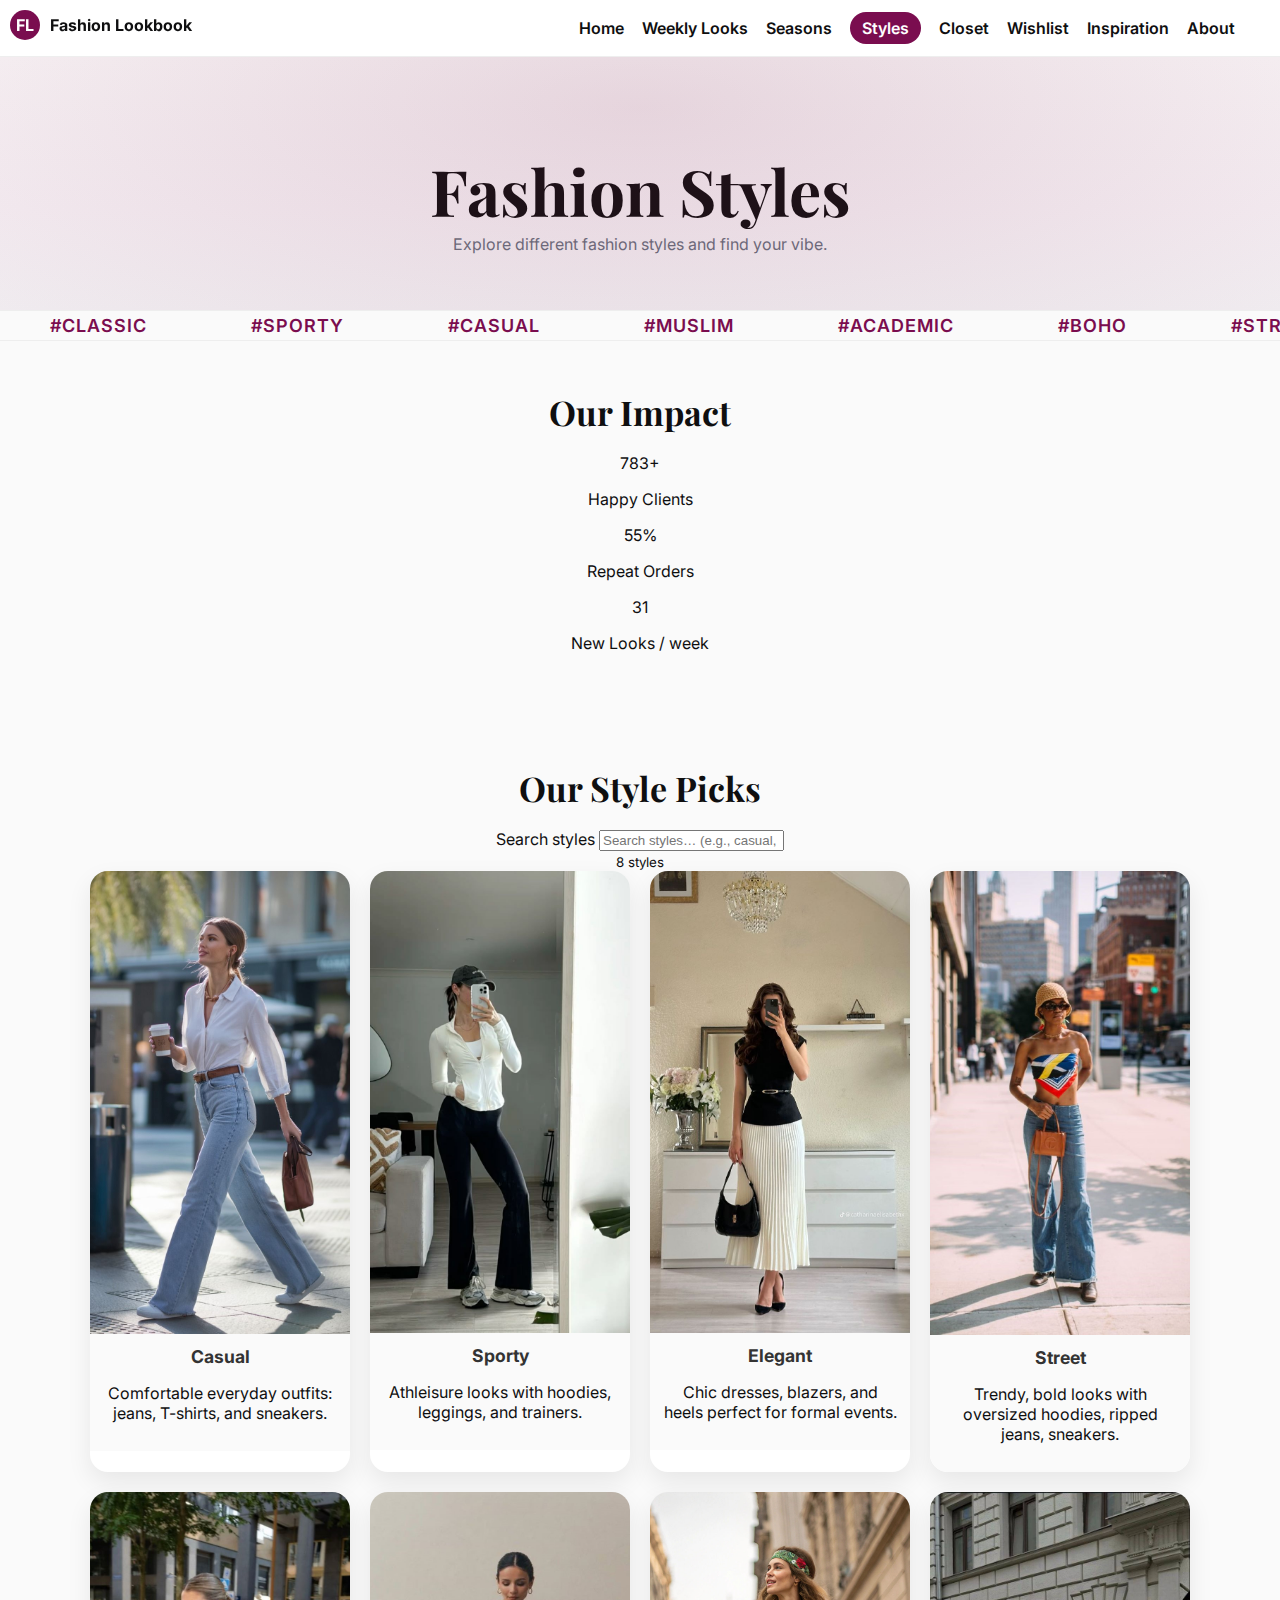
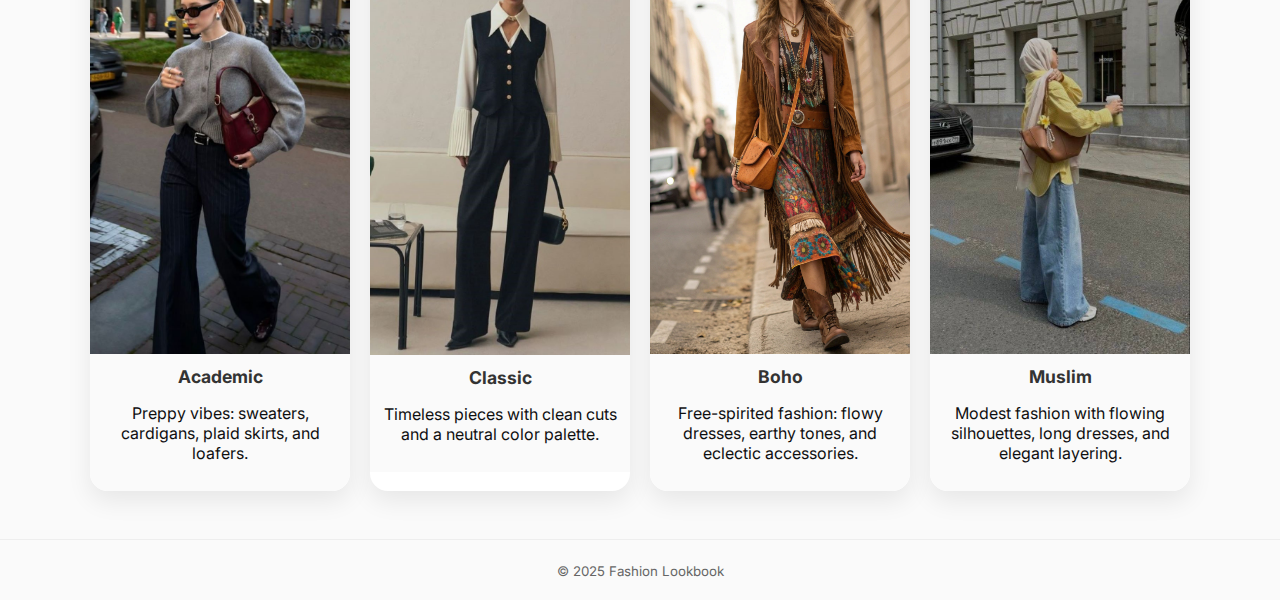
<file: styles.html>
<!DOCTYPE html>
<html lang="en">
<head>
  <meta charset="UTF-8">
  <meta name="viewport" content="width=device-width, initial-scale=1.0">
  <title>Fashion Lookbook — Styles</title>
  <link href="https://fonts.googleapis.com/css2?family=Playfair+Display:wght@600;700&family=Inter:wght@400;500;600&display=swap" rel="stylesheet"> 
  <link rel="stylesheet" href="css/style_aru_styles.css">
</head>

<body >
  <div id="scrollProgress" aria-hidden="true"></div>
  
  <header class="site-nav">
    <div class="nav-inner">
      <a class="brand" href="index.html"><span class="brand-dot">FL</span> Fashion Lookbook</a>
      <nav class="nav-links">
        <a href="index.html">Home</a>
        <a href="weekly.html">Weekly Looks</a>
        <a href="seasons.html">Seasons</a>
        <a class="pill active" href="styles.html">Styles</a>
        <a href="closet.html">Closet</a>
        <a href="wishlist.html">Wishlist</a>
        <a href="inspiration.html">Inspiration</a>
        <a href="about.html">About</a>
      </nav>
    </div>
  </header>


   <section class="hero">
      <div class="container center">
        <h1 class="hero-title">Fashion Styles</h1>
        <p class="hero-sub">Explore different fashion styles and find your vibe.</p>
      </div>
    </section>

  <section class="marquee">
    <div class="marquee-track">
      <span>#Classic</span>
      <span>#Sporty</span>
      <span>#Casual</span>
      <span>#Muslim</span>
      <span>#Academic</span>
      <span>#Boho</span>
      <span>#Street</span>
      <span>#Elegant</span>
    </div>
  </section>

    <section class="stats container center">
    <h2 class="section-title">Our Impact</h2>
    <div class="stats-grid">
      <div class="stat">
        <span class="counter" data-target="1200" data-suffix="+">0</span>
        <p>Happy Clients</p>
      </div>
      <div class="stat">
        <span class="counter" data-target="85" data-suffix="%">0</span>
        <p>Repeat Orders</p>
      </div>
      <div class="stat">
        <span class="counter" data-target="48">0</span>
        <p>New Looks / week</p>
      </div>
      </div>
    </section>

  
  <section class="gallery">
    <div class="container">
      <h2 class="section-title center">Our Style Picks</h2>

      <div class="styles-searchbar">
          <label for="styleSearch" class="visually-hidden">Search styles</label>
          <input type="text" id="styleSearch" placeholder="Search styles… (e.g., casual, boho, muslim)" autocomplete="off">
          <div class="search-meta">
            <small><span id="matchCount">8</span> styles</small>
          </div>
        </div>

        <div id="noResults" style="display:none">
          <p>😕 No styles found. Try a different keyword.</p>
        </div>

      <div class="grid">

        

        <div class="grid-item">
          <img src="images_aru/casual.jpg" alt="Casual style">
          <div class="grid-item-text">
            <h3>Casual</h3>
            <p>Comfortable everyday outfits: jeans, T-shirts, and sneakers.</p>
          </div>
        </div>

        <div class="grid-item">
          <img src="images_aru/sporty.jpg" alt="Sporty style">
          <div class="grid-item-text">
            <h3>Sporty</h3>
            <p>Athleisure looks with hoodies, leggings, and trainers.</p>
          </div>
        </div>

        <div class="grid-item">
          <img src="images_aru/elegant.jpg" alt="Elegant style">
          <div class="grid-item-text">
            <h3>Elegant</h3>
            <p>Chic dresses, blazers, and heels perfect for formal events.</p>
          </div>
        </div>

        <div class="grid-item">
          <img src="images_aru/street.jpg" alt="Street style">
          <div class="grid-item-text">
            <h3>Street</h3>
            <p>Trendy, bold looks with oversized hoodies, ripped jeans, sneakers.</p>
          </div>
        </div>

        <div class="grid-item">
          <img src="images_aru/academic.jpg" alt="Academic style">
          <div class="grid-item-text">
            <h3>Academic</h3>
            <p>Preppy vibes: sweaters, cardigans, plaid skirts, and loafers.</p>
          </div>
        </div>

        <div class="grid-item">
          <img src="images_aru/classic.jpg" alt="Classic style">
          <div class="grid-item-text">
            <h3>Classic</h3>
            <p>Timeless pieces with clean cuts and a neutral color palette.</p>
          </div>
        </div>

        <div class="grid-item">
          <img src="images_aru/boho.png" alt="Boho style">
          <div class="grid-item-text">
            <h3>Boho</h3>
            <p>Free-spirited fashion: flowy dresses, earthy tones, and eclectic accessories.</p>
          </div>
        </div>

        <div class="grid-item">
          <img src="images_aru/muslim.jpg" alt="Muslim style">
          <div class="grid-item-text">
            <h3>Muslim</h3>
            <p>Modest fashion with flowing silhouettes, long dresses, and elegant layering.</p>
          </div>
        </div>
      </div>
    </div>
  </section>


 <footer class="footer center">
    <small>© 2025 Fashion Lookbook</small>
  </footer>

  <script src="https://code.jquery.com/jquery-3.6.0.min.js"></script>
  <script src="js/search-filter.js"></script>
  <script src="js/autocomplete.js"></script>
  <script src="js/ui-extras.js"></script>

</body>
</html>
</file>
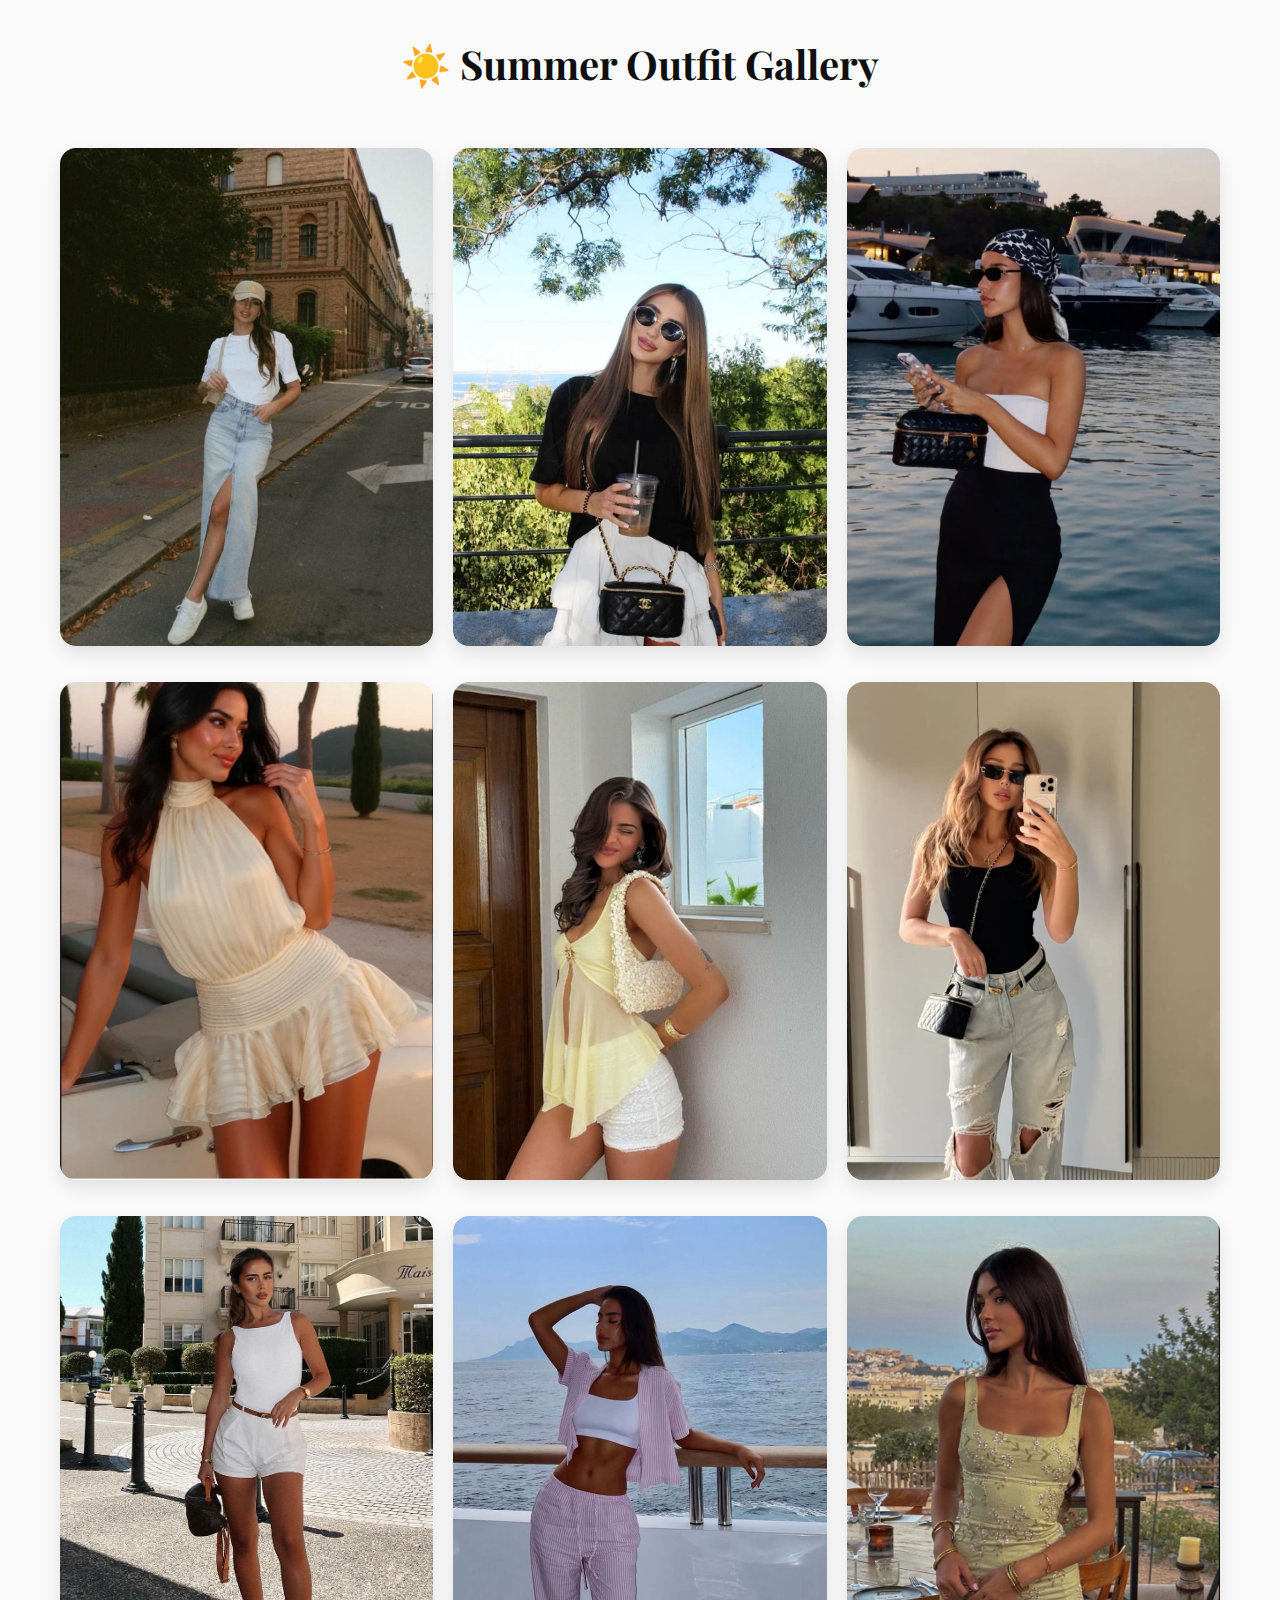
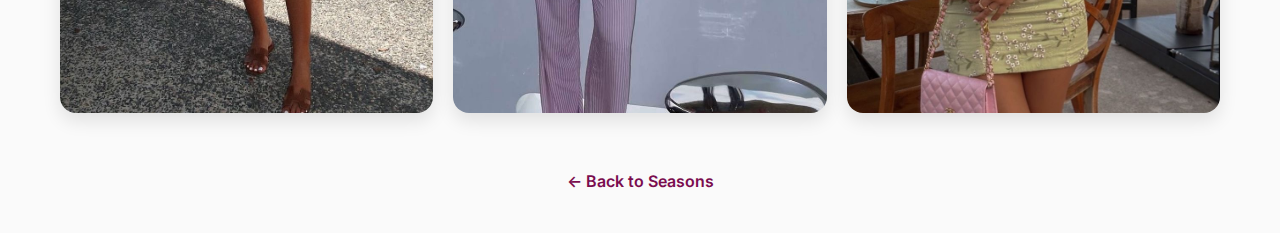
<file: summer.html>
<!doctype html>
<html lang="en">
<head>
  <meta charset="UTF-8" />
  <title>Summer Looks — Fashion Lookbook</title>
  <meta name="viewport" content="width=device-width, initial-scale=1" />
  <link href="https://cdn.jsdelivr.net/npm/bootstrap@5.3.2/dist/css/bootstrap.min.css" rel="stylesheet">
  <link href="https://fonts.googleapis.com/css2?family=Playfair+Display:wght@700&family=Inter:wght@400;500;600&display=swap" rel="stylesheet">
  <style>
    body{font-family:Inter,system-ui,Arial;margin:0;background:#fafafa;color:#0f0f10}
    h1{ text-align:center;margin:40px 0;font-family:"Playfair Display",serif;font-weight:700 }
    .gallery{ display:grid;grid-template-columns:repeat(auto-fill,minmax(280px,1fr));gap:20px;padding:20px;max-width:1200px;margin:auto }
    .tile{ aspect-ratio:3/4;border-radius:16px;overflow:hidden;box-shadow:0 8px 18px rgba(0,0,0,.1);transition:transform .3s }
    .tile img{ width:100%;height:100%;object-fit:cover;object-position:center;display:block;transition:transform .3s }
    .tile:hover img{ transform:scale(1.05) }
    .back{ display:block;text-align:center;margin:20px auto 40px;color:#7a0d4f;text-decoration:none;font-weight:600;transition:color .3s }
    .back:hover{ color:#b83280 }
    @media (max-width:640px){ .gallery{ grid-template-columns:repeat(auto-fill,minmax(180px,1fr)) } }
  </style>
</head>
<body>
  <h1>☀️ Summer Outfit Gallery</h1>
  <section class="gallery">
    <figure class="tile"><img src="styles/s1.JPG" alt="Summer look 1"></figure>
    <figure class="tile"><img src="styles/s2.JPG" alt="Summer look 2"></figure>
    <figure class="tile"><img src="styles/s3.JPG" alt="Summer look 3"></figure>
    <figure class="tile"><img src="styles/s4.JPG" alt="Summer look 4"></figure>
    <figure class="tile"><img src="styles/s5.JPG" alt="Summer look 5"></figure>
    <figure class="tile"><img src="styles/s6.JPG" alt="Summer look 6"></figure>
    <figure class="tile"><img src="styles/s7.JPG" alt="Summer look 7"></figure>
    <figure class="tile"><img src="styles/s8.JPG" alt="Summer look 8"></figure>
    <figure class="tile"><img src="styles/s9.JPG" alt="Summer look 9"></figure>
  </section>
  <a href="seasons.html" class="back">← Back to Seasons</a>
</body>
</html>
</file>
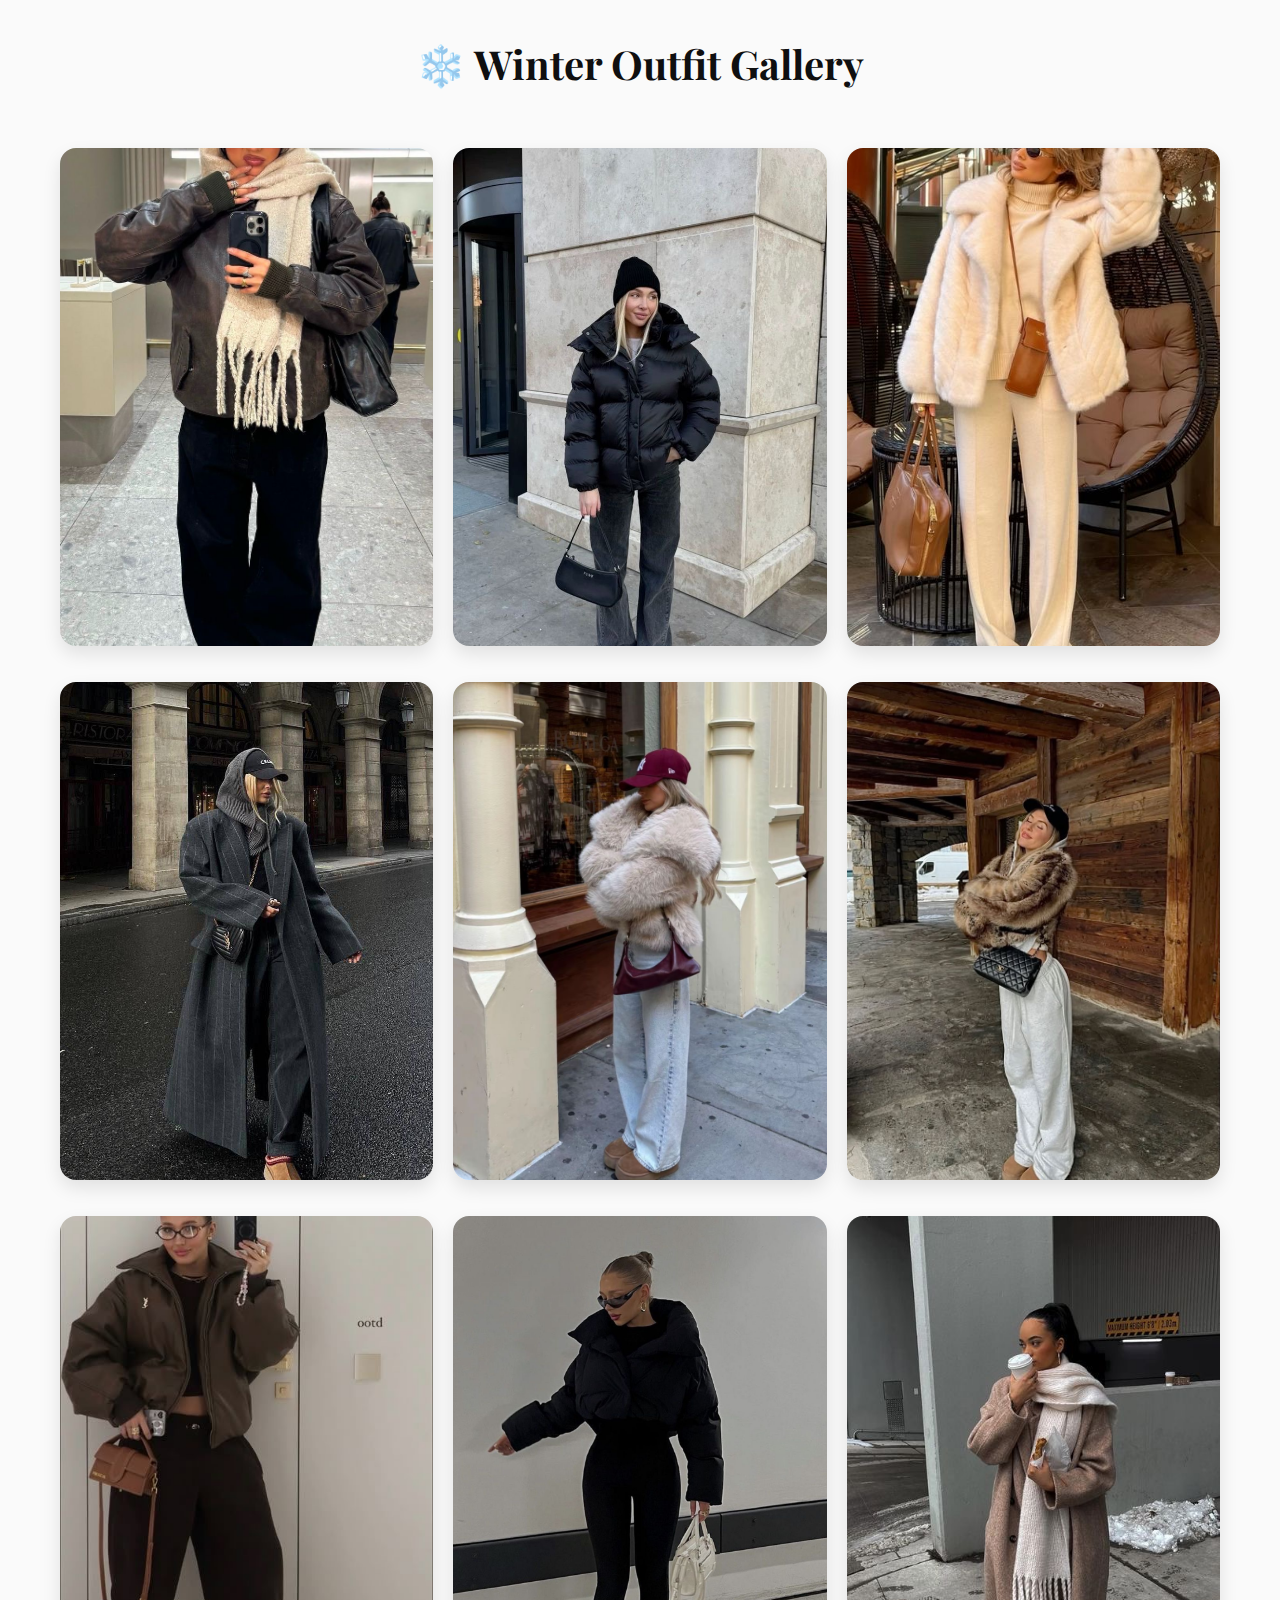
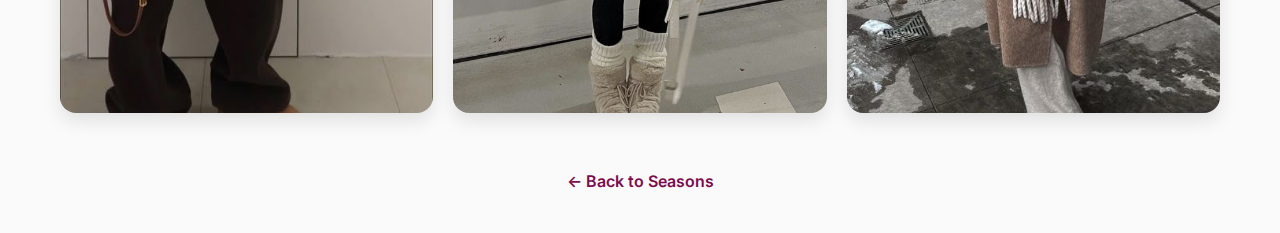
<file: winter.html>
<!doctype html>
<html lang="en">
<head>
  <meta charset="UTF-8" />
  <title>Winter Looks — Fashion Lookbook</title>
  <meta name="viewport" content="width=device-width, initial-scale=1" />
  <link href="https://cdn.jsdelivr.net/npm/bootstrap@5.3.2/dist/css/bootstrap.min.css" rel="stylesheet">
  <link href="https://fonts.googleapis.com/css2?family=Playfair+Display:wght@700&family=Inter:wght@400;500;600&display=swap" rel="stylesheet">
  <style>
    body{font-family:Inter,system-ui,Arial;margin:0;background:#fafafa;color:#0f0f10}
    h1{ text-align:center;margin:40px 0;font-family:"Playfair Display",serif;font-weight:700 }
    .gallery{ display:grid;grid-template-columns:repeat(auto-fill,minmax(280px,1fr));gap:20px;padding:20px;max-width:1200px;margin:auto }
    .tile{ aspect-ratio:3/4;border-radius:16px;overflow:hidden;box-shadow:0 8px 18px rgba(0,0,0,.1);transition:transform .3s }
    .tile img{ width:100%;height:100%;object-fit:cover;object-position:center;display:block;transition:transform .3s }
    .tile:hover img{ transform:scale(1.05) }
    .back{ display:block;text-align:center;margin:20px auto 40px;color:#7a0d4f;text-decoration:none;font-weight:600;transition:color .3s }
    .back:hover{ color:#b83280 }
    @media (max-width:640px){ .gallery{ grid-template-columns:repeat(auto-fill,minmax(180px,1fr)) } }
  </style>
</head>
<body>
  <h1>❄️ Winter Outfit Gallery</h1>
  <section class="gallery">
    <figure class="tile"><img src="styles/w1.JPG" alt="Winter look 1"></figure>
    <figure class="tile"><img src="styles/w2.JPG" alt="Winter look 2"></figure>
    <figure class="tile"><img src="styles/w3.JPG" alt="Winter look 3"></figure>
    <figure class="tile"><img src="styles/w4.JPG" alt="Winter look 4"></figure>
    <figure class="tile"><img src="styles/w5.JPG" alt="Winter look 5"></figure>
    <figure class="tile"><img src="styles/w6.JPG" alt="Winter look 6"></figure>
    <figure class="tile"><img src="styles/w7.JPG" alt="Winter look 7"></figure>
    <figure class="tile"><img src="styles/w8.JPG" alt="Winter look 8"></figure>
    <figure class="tile"><img src="styles/w9.JPG" alt="Winter look 9"></figure>
  </section>
  <a href="seasons.html" class="back">← Back to Seasons</a>
</body>
</html>
</file>
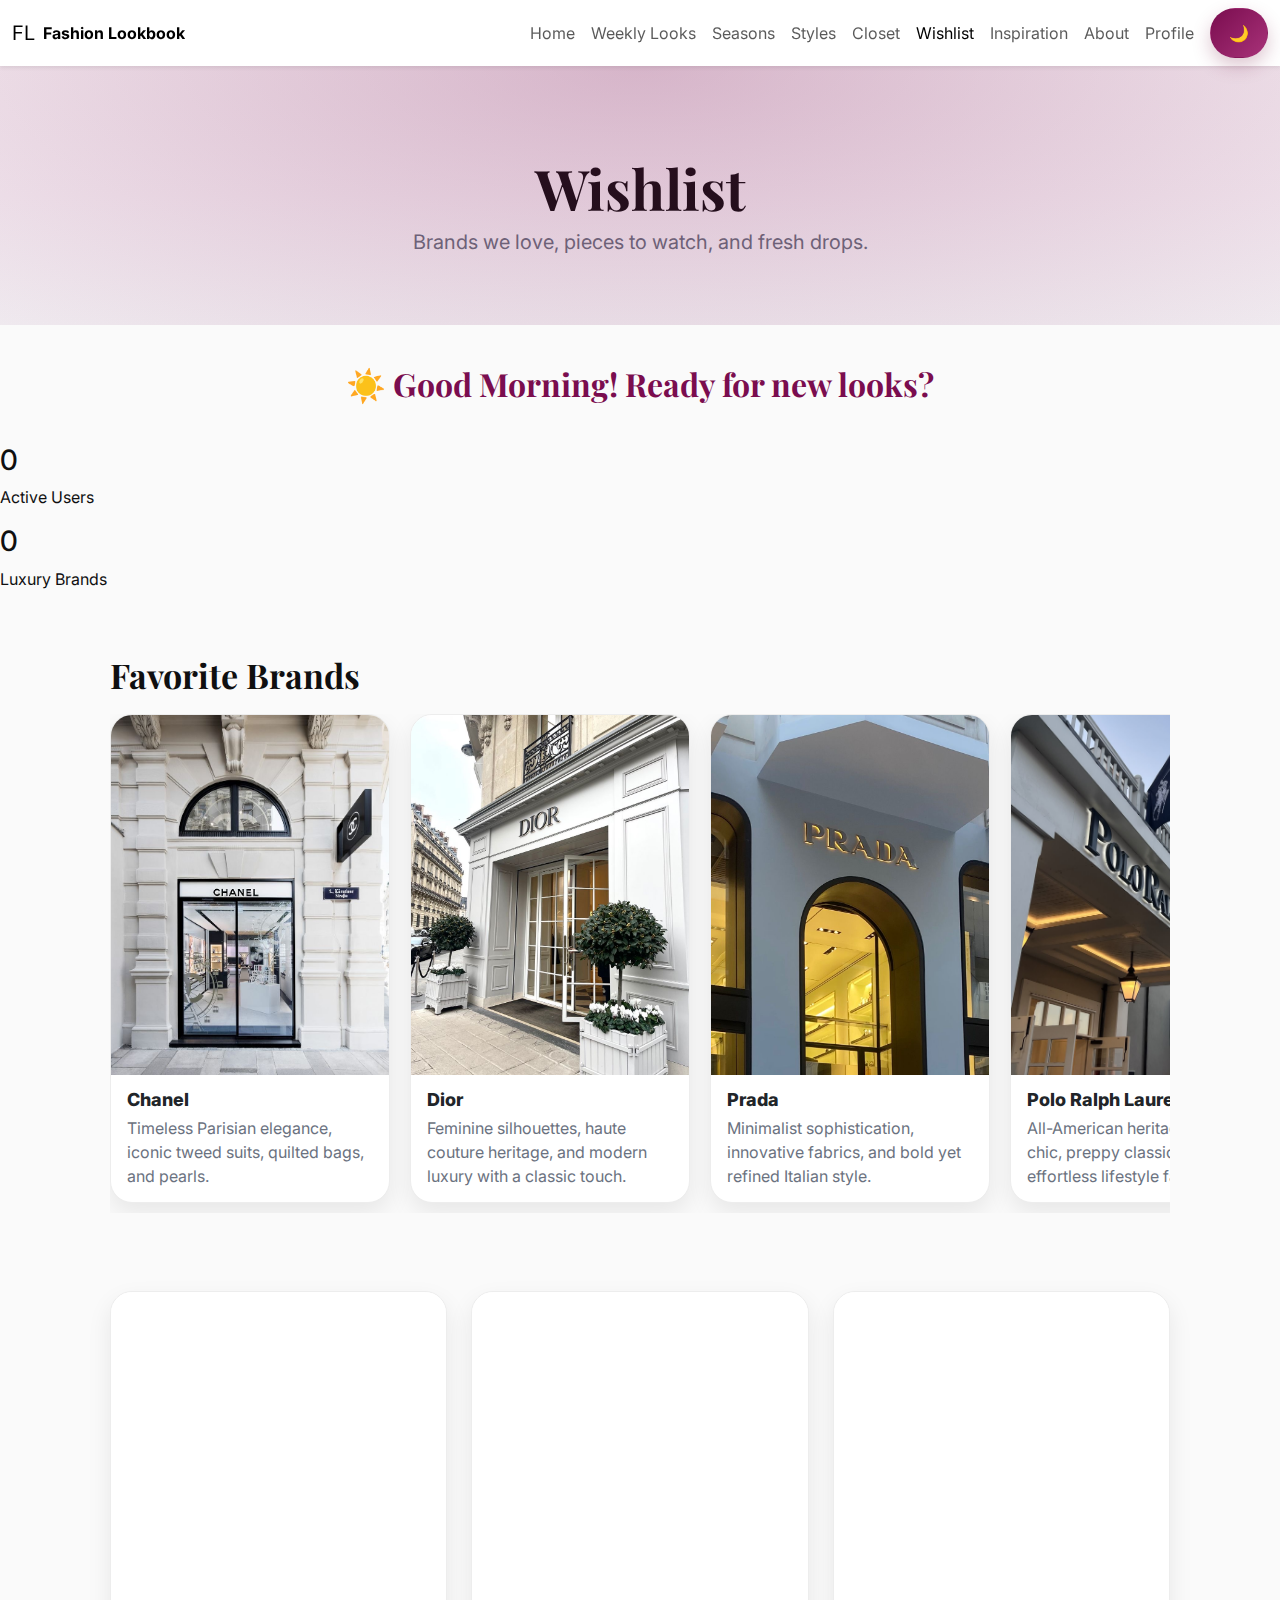
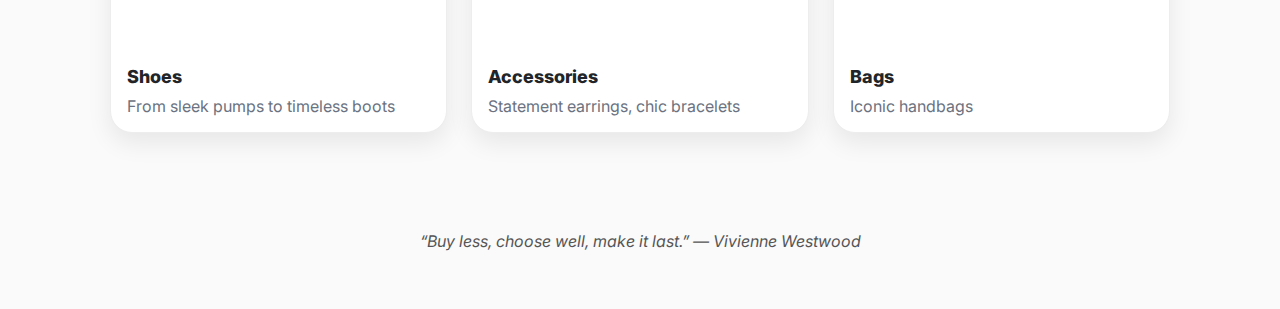
<file: wishlist.html>
<!doctype html>
<html lang="en">
<head>
  <meta charset="UTF-8" />
  <title>Wishlist — Brands & New Collections</title>
  <meta name="viewport" content="width=device-width, initial-scale=1"/>
  <link rel="stylesheet" href="https://cdn.jsdelivr.net/npm/bootstrap@5.3.3/dist/css/bootstrap.min.css">
  <link rel="stylesheet" href="styles/main.css">
  <link href="https://fonts.googleapis.com/css2?family=Playfair+Display:wght@600;700&family=Inter:wght@400;500;600&display=swap" rel="stylesheet">
  <script src="https://ajax.googleapis.com/ajax/libs/jquery/3.7.1/jquery.min.js"></script>
  <script src="styles/jquery.js"></script>

  <style>
   :root{
  --accent:#7a0d4f;
  --bg:#fafafa;
  --text:#0f0f10;
  --muted:#6b7280;
  --nav-bg:#ffffff;
  --surface:#fbf8fb;
}

body{
  font-family:Inter,system-ui,Arial;
  color:var(--text);
  background:var(--bg);
  transition:background .25s,color .25s;
}
h1,h2{ font-family:"Playfair Display",serif; font-weight:700; }

.hero{
  background:linear-gradient(180deg,var(--nav-bg) 0%,var(--surface) 60%,#f6f6f8 100%);
  padding:130px 20px 40px;
  text-align:center;
  position:relative;
  overflow:hidden;
  transition:background .25s;
}
.hero::before{
  content:"";
  position:absolute;
  inset:0;
  background:radial-gradient(1200px 420px at 50% 20%, color-mix(in srgb, var(--accent) 30%, transparent), rgba(0,0,0,0));
  pointer-events:none;
}
.hero .hero-title{ margin:0 0 10px; font-size:clamp(34px,5.6vw,56px); line-height:1.06; }
.hero .hero-sub{ color:var(--muted); font-size:clamp(16px,2.2vw,20px); margin:0; }

body.theme-dark{
  --bg:#0f0f13;
  --text:#eeeeee;
  --muted:#a5a7ad;
  --nav-bg:#16161b;
  --surface:#1b1a1f;
  --accent:#b03a76;
  background:var(--bg);
  color:var(--text);
}
body.theme-dark a{ color:#ff7eb6; }

body.theme-dark .hero{
  background:linear-gradient(180deg,var(--nav-bg) 0%,var(--surface) 60%,#141418 100%);
}
body.theme-dark .hero::before{
  content:"";
  position:absolute; inset:0;
  background:radial-gradient(1200px 420px at 50% 20%, color-mix(in srgb, var(--accent) 28%, transparent), transparent);
  pointer-events:none;
}
body.theme-dark .hero::after{ display:none !important; }

body.theme-dark .navbar.bg-white{ background-color:#1b1b1f !important; }
body.theme-dark .navbar .navbar-brand .brand-name{ color:#fff; }
body.theme-dark .navbar .nav-link{ color:#e9e9ee; }
body.theme-dark .navbar .nav-link:hover,
body.theme-dark .navbar .nav-link.active{ color:var(--accent); }

.card-look,.form-card{ background:var(--nav-bg); }
body.theme-dark .card-look,
body.theme-dark .form-card{ box-shadow:0 10px 24px rgba(0,0,0,.35); }
body.theme-dark .form-label{ color:var(--text); }
body.theme-dark .form-text,.form-help{ color:var(--muted); }

body.theme-dark .form-control, 
body.theme-dark .form-select{
  background:#141418; color:var(--text);
  border-color:rgba(255,255,255,.14);
}
body.theme-dark .input-group-text{
  background:#1b1b20; color:var(--text);
  border-color:rgba(255,255,255,.14);
}
body.theme-dark .form-control:focus,
body.theme-dark .form-select:focus{
  background:#141418; color:var(--text);
  border-color:var(--accent);
  box-shadow:0 0 0 .25rem color-mix(in srgb, var(--accent) 30%, transparent);
}

.btn-accent{ background:var(--accent); color:#fff; border:none; }
.btn-outline-accent{ border:2px solid var(--accent); color:var(--accent); }
.btn-outline-accent:hover{ background:var(--accent); color:#fff; }

body.theme-dark .btn-accent{ background:var(--accent); color:#fff; }
body.theme-dark .btn-outline-accent{ border-color:var(--accent); color:var(--accent); }
body.theme-dark .btn-outline-accent:hover{ background:var(--accent); color:#fff; }
body.theme-dark .hero,
body.theme-dark .hero *{
  opacity:1 !important;
  mix-blend-mode:normal !important;
  filter:none !important;
  color:inherit;
}
  </style>
</head>
<body>

<div id="scrollProgress" aria-hidden="true"></div>
  
  <nav class="navbar navbar-expand-lg bg-white fixed-top shadow-sm">
  <div class="container-fluid justify-content-between">

    <a class="navbar-brand d-flex align-items-center" href="index.html" aria-label="Home">
      <span class="brand-mark">FL</span>
      <span class="brand-name ms-2">Fashion Lookbook</span>
    </a>

    <button class="navbar-toggler" type="button" data-bs-toggle="collapse" data-bs-target="#mainNav"
            aria-controls="mainNav" aria-expanded="false" aria-label="Toggle navigation">
      <span class="navbar-toggler-icon"></span>
    </button>

    <div class="collapse navbar-collapse w-100 justify-content-lg-end" id="mainNav">
      <ul class="navbar-nav align-items-lg-center">
        <li class="nav-item"><a class="nav-link" href="index.html">Home</a></li>
        <li class="nav-item"><a class="nav-link" href="weekly.html">Weekly Looks</a></li>
        <li class="nav-item"><a class="nav-link" href="seasons.html">Seasons</a></li>
        <li class="nav-item"><a class="nav-link" href="styles.html">Styles</a></li>
        <li class="nav-item"><a class="nav-link" href="closet.html">Closet</a></li>
        <li class="nav-item"><a class="nav-link active" href="wishlist.html">Wishlist</a></li>
        <li class="nav-item"><a class="nav-link" href="inspiration.html">Inspiration</a></li>
        <li class="nav-item"><a class="nav-link" href="about.html">About</a></li>
        <li class="nav-item">
          <a id="profileLink" class="nav-link" href="profile.html">Profile</a>
        </li>

        <li class="nav-item ms-lg-2 mt-2 mt-lg-0">
          <button id="themeToggle" class="btn btn-small" aria-pressed="false"
            aria-label="Toggle dark mode" title="Toggle theme">🌙</button>
        </li>
      </ul>
    </div>

  </div>
</nav>

  <section class="hero">
    <div class="container center">
      <h1 class="hero-title">Wishlist</h1>
      <p class="hero-sub">Brands we love, pieces to watch, and fresh drops.</p>
    </div>
  </section>

  <section class="stats">
    <div class="stat">
      <h3 class="count" data-target="2500">0</h3>
      <p>Active Users</p>
    </div>
    <div class="stat">
      <h3 class="count" data-target="120">0</h3>
      <p>Luxury Brands</p>
    </div>
  </section>

  <section class="container">
    <h2 class="section-title">Favorite Brands</h2>

    <a href="https://www.chanel.com" target="_blank" class="brand-link"></a>
    <div class="wishlist-scroll">
      <div class="card">
        <img src="styles/chanel.JPG" alt="Chanel">
        <div class="card-body">
          <h3 class="card-title">Chanel</h3>
          <p class="card-text">Timeless Parisian elegance, iconic tweed suits, quilted bags, and pearls.</p>
          <ul class="swatches">
            <li style="--c:#0f0f10"></li><li style="--c:#bcbcbc"></li><li style="--c:#f2f2f2"></li>
          </ul>
        </div>
      </div>

      <div class="card">
        <img src="styles/dior.JPG" alt="Dior">
        <div class="card-body">
          <h3 class="card-title">Dior</h3>
          <p class="card-text">Feminine silhouettes, haute couture heritage, and modern luxury with a classic touch.</p>
          <ul class="swatches">
            <li style="--c:#2f1b17"></li><li style="--c:#7a1e49"></li><li style="--c:#f3e8ee"></li>
          </ul>
        </div>
      </div>

      <div class="card">
        <img src="styles/prada.JPG" alt="Prada">
        <div class="card-body">
          <h3 class="card-title">Prada</h3>
          <p class="card-text">Minimalist sophistication, innovative fabrics, and bold yet refined Italian style.</p>
          <ul class="swatches">
            <li style="--c:#1c2a44"></li><li style="--c:#9db4c0"></li><li style="--c:#e6eef2"></li>
          </ul>
        </div>
      </div>

      <div class="card">
        <img src="styles/polo.JPG" alt="Polo Ralph Lauren">
        <div class="card-body">
          <h3 class="card-title">Polo Ralph Lauren</h3>
          <p class="card-text">All-American heritage, casual chic, preppy classics, and effortless lifestyle fashion.</p>
          <ul class="swatches">
            <li style="--c:#3d2b1f"></li><li style="--c:#b08968"></li><li style="--c:#efe1d1"></li>
          </ul>
        </div>
      </div>
    </div>
  </section>

  <section class="container section">
    <h2 class="typing" data-text="New Collections"></h2>
    <div class="card-grid cols-3">
      <article class="card product">
        <img class="lazy"
             src="[data-uri]"
             data-src="styles/shoes.JPG" alt="Shoes">
        <div class="card-body">
          <h3 class="card-title">Shoes</h3>
          <p class="card-text">From sleek pumps to timeless boots</p>
        </div>
      </article>

      <article class="card product">
        <img class="lazy"
             src="[data-uri]"
             data-src="styles/accessories.JPG" alt="Accessories">
        <div class="card-body">
          <h3 class="card-title">Accessories</h3>
          <p class="card-text">Statement earrings, chic bracelets</p>
        </div>
      </article>

      <article class="card product">
        <img class="lazy"
             src="[data-uri]"
             data-src="styles/bags.JPG" alt="Bags">
        <div class="card-body">
          <h3 class="card-title">Bags</h3>
          <p class="card-text">Iconic handbags</p>
        </div>
      </article>
    </div>
  </section>

  <section class="container center" style="padding:28px 20px 40px">
    <p id="quote-text" class="quote">“Buy less, choose well, make it last.” — Vivienne Westwood</p>
  </section>
    <script src="js/style.js"></script>
  <script src="styles/di.js"></script>
  <script src="js/auth-ui.js"></script>
  <script src="js/ui-extras.js"></script>
</body>
</html>
</file>
<file: css/style_aru.css>
:root {
  --bg: #ffffff;
  --text: #141316;       
  --muted: #6b7280;     
  --accent:#7a0d4f;  
  --radius: 12px;
  --shadow: 0 8px 24px rgba(0, 0, 0, .08);
}

* { box-sizing: border-box; margin: 0; padding: 0; }
html, body { height: 100%; }
body {
  font-family: "Inter", system-ui, Arial, sans-serif;
  background: var(--bg);
  color: var(--text);
  line-height: 1.6;
  padding-top: 64px; 
}
img { max-width: 100%; display: block; border-radius: var(--radius); }
a { color: inherit; text-decoration: none; }

h1, h2, h3 {
  font-family: "Playfair Display", serif;
}

/*.aru-container {
  max-width: 1100px;
  margin: 0 auto;
  padding: 0 20px;
}*/


/*.nav {
  display: flex;
  justify-content: space-between; 
  align-items: center;
  padding: 15px 20px;
  background-color: #fff; 
  box-shadow: 0 2px 5px rgba(0,0,0,0.1);
  position: sticky;
  top: 0; 
  z-index: 1000;
  flex-wrap: wrap;
}


.brand {
  font-family: 'Playfair Display', serif;
  font-size: 24px;
  font-weight: 700;
  color: #000;
  text-decoration: none;
  display: flex;
  align-items: center;
  gap: 5px;
}
.brand-mark {
  background-color: var(--accent);
  color: #fff;
  font-size: 22px;
  font-weight: 700;
  padding: 6px 12px;
  border-radius: 50%;
}
.brand-name {
  font-size: 22px;
  font-weight: 600;
  color: #000;
}


.menu {
  display: flex;
  gap: 25px;
}
.menu a {
  font-family: 'Inter', sans-serif;
  font-size: 16px;
  text-decoration: none;
  color: #333;
  font-weight: 500;
  position: sticky;
  transition: 0.3s;
}
.menu a:hover {
  color: var(--accent); 
}
.menu a.active {
  color: var(--accent); 
  font-weight: 600;
}
.menu a.active::after {
  content: "";
  position: absolute;
  bottom: -5px;
  left: 0;
  width: 100%;
  height: 2px;
  background-color: var(--accent);
}*/

@media (max-width: 640px) {
  .nav { flex-direction: column; align-items: flex-start; gap: 10px; }
  .menu { flex-wrap: wrap; }
}

.hero {
  height: 85vh;
  background: var(--hero-bg) center/cover no-repeat;
  display: flex;
  align-items: flex-end;
  justify-content: center;
  text-align: center;
  position: relative;
  color: #fff;
  padding-bottom: 70px;
} 
.hero::after {
  content: "";
  position: absolute;
  top: 0; left: 0;
  width: 100%; height: 100%;
  background: rgba(57, 57, 57, 0.4); 
  z-index: 1;
}
.hero-content {
  position: relative;
  z-index: 2;
  max-width: 800px;
  padding: 20px;
}
.hero h1 {
  font-family: 'Playfair Display', serif;
  font-size: 75px;         
  
  margin-bottom: 15px;
  font-weight: 200;
  color:#ffffff;
  text-shadow: 5px 5px 7px rgba(0, 0, 0, 0.449);
  text-transform: uppercase;
}
.hero p {
  font-family: 'Playfair Display', serif;
  font-size: 25px;
  font-weight: 500;
  margin-bottom: 30px;
  color: #ffffff;
  text-shadow: 5px 5px 7px rgba(0, 0, 0, 0.486);
}


.marquee {
  overflow: hidden;
  border-top: 1px solid #eee;
  border-bottom: 1px solid #eee;
  background: #fafafaaa;
  padding: 4px 0;
}
.marquee-track {
  display: inline-block;
  white-space: nowrap;
  animation: scroll 20s linear infinite;
}
.marquee-track span {
  display: inline-block;
  margin: 0 50px;
  font-family: 'Inter', sans-serif;
  font-size: 18px;
  font-weight: 600;
  color: var(--accent);
  letter-spacing: 1px;
  text-transform: uppercase;
}
@keyframes scroll {
  from{transform: translateX(100%);}
  to{transform: translateX(-100%);}
}


.about {
  background: radial-gradient(1200px 420px at 50% 20%, rgba(122,30,73,.18), rgba(122,30,73,0));
  padding: 100px 20px;
  text-align: center;
  position: relative;
}
.about::before {
  content: "";
  display: block;
  width: 100px;
  height: 3px;
  background-color: var(--accent);
  margin: 0 auto 25px;
  border-radius: 2px;
}
.about h2 {
  font-family: 'Playfair Display', serif;
  font-size: 40px;
  margin-bottom: 25px;
  color: #111;
  letter-spacing: 1px;
}
.about p {
  font-family: 'Inter', sans-serif;
  font-size: 18px;
  line-height: 1.6;
  max-width: 1000px;
  margin: 0 auto 40px;
  color: #313131;
}
.about .btn {
  background-color: var(--accent);
  color: #fff;
  text-decoration: none;
  padding: 14px 32px;
  border-radius: 30px;
  font-size: 17px;
  font-weight: 600;
  transition: 0.3s;
  box-shadow: 0 4px 12px rgba(0,0,0,0.15);
}
.about .btn:hover {
  background-color: var(--accent);
  transform: translateY(-3px);
}


.previews {
  padding: 80px 20px;
  background-color: #ffffff;
  text-align: center;
  position: relative; 
}
.previews::before {
  content: "";
  display: block;
  width: 100px;
  height: 3px;
  background-color: var(--accent);
  margin: 0 auto 25px;
  border-radius: 2px;
}
.previews h2 {
  font-family: 'Playfair Display', serif;
  font-size: 40px;
  margin-bottom: 25px;
  color: #111;
  letter-spacing: 1px;
}

/*.aru-card-grid {
  display: grid;
  grid-template-columns: repeat(4, 1fr);
  gap: 22px;
  max-width: 1400px;
  margin: 0 auto;
}

.aru-card {
  border-radius: 18px;
  overflow: hidden;
  background: #f9f9f9;
  box-shadow: 0 6px 18px rgba(0,0,0,.08);
  transition: transform .35s ease, box-shadow .35s ease;
}*/

.card:hover {
  transform: translateY(-6px);
  box-shadow: 0 12px 28px rgba(0,0,0,.12);
}
/*.aru-card-img {
  display: block;
  aspect-ratio: 1 / 1;  
  overflow: hidden;
}
.aru-card-img img {
  width: 100%;
  height: 100%;
  object-fit: cover;
  display: block;
  transition: transform .5s ease;
}*/
.card:hover .card-img img {
  transform: scale(1.06);
}
/*
.aru-card-body {
  padding: 16px 18px 20px;
  text-align: left;
}
.aru-card-body h3 {
  margin: 6px 0 6px;
  font-size: 20px;
  font-family: 'Playfair Display', serif;
}
.aru-card-body p {
  margin: 0 0 14px;
  font-family: 'Inter', sans-serif;
  color: #555;
  line-height: 1.6;
}*/


.btn {
  display: inline-block;
  background: var(--accent);
  color: #fff;
  text-decoration: none;
  padding: 10px 18px;
  border-radius: 24px;
  font-weight: 600;
  transition: transform .25s ease, background .25s ease;
}
.btn:hover { background: var(--accent); transform: translateY(-2px); }
.btn-small { font-size: 14px; padding: 8px 16px; }

@media (max-width: 1024px) {
  .aru-card-grid { grid-template-columns: repeat(2, 1fr); }
}

@media (max-width: 560px) {
  .aru-card-grid { grid-template-columns: 1fr; }
  .previews { padding: 60px 16px; }
}


.full-image img {
  width: 100%; 
  height: auto; 
  display: block;  
  border-radius: 12px; 
  box-shadow: 0 6px 20px rgba(0,0,0,0.15); 
}


.contact {
  padding: 60px 0;
  text-align: center;
  background-color: #fafafa;
}
.contact::before {
  content: "";
  display: block;
  width: 100px;
  height: 3px;
  background-color: var(--accent);
  margin: 0 auto 25px;
  border-radius: 2px;
}
.contact h2 {
  font-family: 'Playfair Display', serif;
  font-size: 40px;
  margin-bottom: 25px;
  color: #111;
  letter-spacing: 1px;
}


form {
  max-width: 600px;
  margin: 0 auto;
  display: grid;
  gap: 14px;
}

input, textarea {
  width: 100%;
  padding: 12px;
  border-radius: var(--radius);
  border: 1px solid #ddd;
  font-family: "Inter", system-ui, Arial, sans-serif;
}
input:focus, textarea:focus {
  outline: none;
  border-color: var(--accent); 
  box-shadow: 0 0 0 3px rgba(122, 13, 79, .2);
}
button.btn { 
  display: inline-block;
  background: var(--accent);
  color: #fff;
  text-decoration: none;
  padding: 10px 18px;
  border-radius: 24px;
  font-weight: 600;
  transition: transform .25s ease, background .25s ease;
}


footer {
  background-color: #fafafa;
  padding: 20px;
  text-align: center;
  color: var(--muted);
  font-size: 14px;
  border-top: 1px solid #eee;
  font-family: 'Playfair Display', serif;
}


:root{
  --fs-h1: 56px;
  --fs-h2: 36px;
  --fs-h3: 22px;
  --fs-p: 18px;
  --fs-hero-h1: 75px;  
  --fs-hero-sub: 25px; 
}

h1{ font-size: var(--fs-h1); }
h2{ font-size: var(--fs-h2); }
h3{ font-size: var(--fs-h3); }
p, .about p, .aru-card-body p, .card-body p { 
  font-size: var(--fs-p);
}
.hero h1{ font-size: var(--fs-hero-h1); }
.hero p{ font-size: var(--fs-hero-sub); }

@media (max-width: 1024px){
  :root{
    --fs-h1: 44px; --fs-h2: 30px;  --fs-h3: 20px;
    --fs-p: 17px; --fs-hero-h1: 56px; --fs-hero-sub: 21px;
  }
}

@media (max-width: 560px){
  :root{
    --fs-h1: 32px;
    --fs-h2: 24px;
    --fs-h3: 18px;
    --fs-p: 16px;
    --fs-hero-h1: 36px;
    --fs-hero-sub: 18px;
  }

  .hero{ height: 72vh; padding-bottom: 48px; }
  .menu a{ padding: 4px 0; } 
}


.navbar { font-family: "Inter", system-ui, Arial, sans-serif; }

.navbar .navbar-brand .brand-mark{
  background-color: var(--accent);
  color: #fff;
  font-size: 20px;
  font-weight: 700;
  padding: 6px 12px;
  border-radius: 50%;
  display: inline-flex;
  align-items: center;
  justify-content: center;
}
.navbar .navbar-brand .brand-name{
  font-family: "Playfair Display", serif;
  font-size: 22px;
  font-weight: 600;
  color: #000;
}


.navbar .nav-link{
  position: relative;
  padding: .75rem 1rem;
  color: #333;
  font-weight: 600;
}
.navbar .nav-link:hover{ color: var(--accent); }


.navbar .nav-link.active{
  color: var(--accent);
}
.navbar .nav-link.active::after{
  content:"";
  position:absolute;
  left:1rem; right:1rem; bottom:.35rem;
  height:2px; background: var(--accent);
  border-radius:2px;
}


.navbar-toggler{
  border-color: rgba(0,0,0,.15);
}
.navbar-toggler:focus{ box-shadow: 0 0 0 .15rem rgba(122,13,79,.2); }
.navbar-light .navbar-toggler-icon,
.navbar .navbar-toggler-icon{ 
  background-image: url("data:image/svg+xml,%3csvg xmlns='http://www.w3.org/2000/svg' viewBox='0 0 30 30'%3e%3cpath stroke='rgba(20,19,22,0.85)' stroke-linecap='round' stroke-miterlimit='10' stroke-width='2' d='M4 7h22M4 15h22M4 23h22'/%3e%3c/svg%3e");
}
</file>
<file: css/style_ainur.css>
:root{
      --accent:#7a0d4f; --text:#0f0f10; --muted:#6b7280; --bg:#fafafa; --line:#eee;
      --card:#fff; --radius:18px; --shadow:0 10px 24px rgba(17,17,17,.08);
    }
    html,body{background:#fff;color:var(--text)}

    .hero{padding:72px 20px 36px; text-align:center}
    .hero-title{font-family:"Playfair Display",serif; font-size:42px; margin:0 0 8px}
    .hero-sub{color:#555; margin:0}

    .row{overflow:hidden; white-space:nowrap; padding:24px 0; position:relative; border-top:1px solid var(--line)}
    .row:first-of-type{border-top:0}
    .track{
      display:inline-flex; 
      gap:20px; 
      animation-duration:28s; 
      animation-timing-function:linear;
      animation-iteration-count:infinite}

    .item{
      flex:0 0 auto; 
      width:210px; 
      height:270px; 
      border-radius:16px; 
      overflow:hidden; 
      background:#fff; 
      border:1px solid var(--line); 
      box-shadow:var(--shadow); 
      cursor:pointer;}

    .item img{width:100%; height:100%; object-fit:cover; display:block}

    .quotes{
      padding:56px 20px 72px; 
      background:var(--bg)
    }
    .quotes h2{
      font-family:"Playfair Display",serif; 
      text-align:center; 
      margin:0 0 24px
    }

    .quote-grid{
      max-width:1100px; 
      margin:0 auto; 
      display:grid; 
      grid-template-columns:repeat(auto-fit,minmax(220px,1fr)); 
      gap:18px
    }
    .q{
      border-radius:18px; 
      padding:20px; 
      box-shadow:var(--shadow)
    }
    .q p{
      margin:0; 
      line-height:1.55
    }
    .q small{
      display:block; 
      margin-top:10px; 
      opacity:.85
    }
    .q.burg{
      background:#7a0d4f; 
      color:#fff
    }
    .q.dark{background:#0f0f10; color:#fff}
    .q.gray{background:#6b7280; color:#fff}
    .q.light{background:#fafafa; color:#111; border:1px solid var(--line)}

    .center{ text-align:center }

    .closet {
      text-align: center;
      padding: 40px 20px;
    }

    .closet h1 {
      font-family: "Playfair Display", serif;
      font-size: 2.2rem;
      margin-bottom: 30px;
    }

    .shoes .item img:hover {
      transform: scale(1.2);
      cursor: zoom-in;
    }

    .hero.about { 
      padding: 72px 0 36px; 
    }

    .about-intro { 
      max-width: 900px; 
      margin: 0 auto; 
      font-size: 1.05rem; 
      line-height: 1.75; 
    }

    .stats { 
      display: grid; 
      grid-template-columns: 
      repeat(auto-fit,minmax(180px,1fr)); 
      gap: 16px; 
      margin-top: 22px; 
    }

    .stat { 
      background:#fff; 
      border:1px solid #eee; 
      border-radius:18px; 
      padding:16px; 
      text-align:center; 
    }
    
    .stat b { 
      font-size:1.8rem; 
      display:block; 
      margin-bottom:6px; 
    }
    
    .section { 
      padding: 40px 20px; 
    }

    .card-grid { 
      display:grid; 
      gap:20px; 
      grid-template-columns: 
      repeat(auto-fit,minmax(260px,1fr)); 
    }

    .card-gr { 
      display: grid; 
      grid-row: 2;
      grid-column: 2;
    }

    .card { 
      background:#fff; 
      border:1px solid #eee; 
      border-radius:18px; 
      box-shadow: var(--shadow, 0 10px 24px rgba(17,17,17,.06)); 
      overflow:hidden; 
    }
    
    .card-body { padding:16px; }

    .pill-list { 
      display:flex; 
      flex-wrap:wrap; 
      gap:10px; 
      margin-top:8px; 
    }

    .pill { 
      border:1px solid #eee; 
      border-radius:999px; 
      padding:6px 12px; 
      font-size:.9rem; 
      background:#fff; 
    }

    .faq details { 
      background:#fff; 
      border:1px solid #eee; 
      border-radius:14px; 
      padding:12px 14px; 
    }

    .faq details + details { margin-top:10px; }

    .cta { 
      text-align:center; 
      padding: 28px 20px 40px; 
    }

    .collections {
      padding: 40px 20px;
      text-align: center;
    }

    .collections h2 {
      font-family: "Playfair Display", serif;
      font-size: 32px;
      margin-bottom: 30px;
    }

    .grid {
      display: grid;
      grid-template-columns: repeat(3, 1fr); 
      gap: 20px;
    }

    .card {
      background: #fff;
      border-radius: 16px;
      box-shadow: 0 8px 24px rgba(0,0,0,.08);
      overflow: hidden;
      transition: transform .3s ease;
    }

    .card:hover {
      transform: translateY(-5px);
    }

    .card img {
      width: 100%;
      height: 500px;
      object-fit: cover;
    }

    .card-text {
      padding: 15px;
    }

    .card-text h3 {
      font-size: 20px;
      font-weight: 600;
      margin-bottom: 6px;
    }

    .card-text p {
      color: #555;
      font-size: 14px;
    }


.top-row .track {
  display: inline-flex;
  gap: 20px;
  animation: scroll-right 25s linear infinite;
}

.bottom-row .track {
  display: inline-flex;
  gap: 20px;
  animation: scroll-left 25s linear infinite;
}

.track:hover {
  animation-play-state: paused;
}

@keyframes scroll-right {
  from {
    transform: translateX(0);
  }
  to {
    transform: translateX(-50%);
  }
}

@keyframes scroll-left {
  from {
    transform: translateX(0);
  }
  to {
    transform: translateX(50%);
  }
}
</file>
<file: css/style.css>
:root {
  --primary-color: #7a0d4f; 
  --secondary-color: #643333; 
  --tertiary-color: #5a083f; 
  --accent-color: #f0cacb; 
  --text-color: var(--secondary-color);
  --bg-color: #fdf0f8;
  --highlight-bg: var(--accent-color);
  --border-radius: 8px;
  --box-shadow: 0 4px 6px rgba(0, 0, 0, 0.1);
}

.header-section {
  background-image: url('data:image/svg+xml;utf8,<svg xmlns="http://www.w3.org/2000/svg" width="20" height="20" fill-opacity=".1"><rect width="1" height="1" fill="%23f8e7ef"/><rect y="1" width="1" height="1" fill="%23f8e7ef"/><rect x="1" width="1" height="1" fill="%238a6a74"/><rect x="1" y="1" width="1" height="1" fill="%238a6a74"/></svg>');
  background-color: #8a6a74;

  color: #fff;
  text-align: center;
  padding: 40px 20px 20px;
  position: relative;
  overflow: hidden;


}
:root{
  --accent:#7a0d4f;
  --text:#0f0f10;
  --muted:#6b7280;
  --line:#eee;
  --card:#fff;
  --bg:#fafafa;
  --radius:18px;
  --shadow:0 10px 24px rgba(17,17,17,.08);
}

html,body{
  margin:0;
  background:var(--bg);
  color:var(--text);
  font-family:Inter,system-ui,Arial;
}
.container{ max-width:1100px; margin:0 auto; padding:28px 20px; }
.center{ text-align:center; }
.section-title{
  font-family:"Playfair Display",serif;
  font-weight:700; font-size:34px;
  margin:20px 0 18px;
}



.site-nav .nav-inner {
  max-width: 1100px;
  margin: 0 auto;
  padding: 12px 20px;
  display: flex;
  align-items: center;
  gap: 16px;
}


.brand {
  display: inline-flex;
  align-items: center;
  gap: 10px;
  text-decoration: none;
  color: var(--text);
  font-weight: 700;
  margin-left: -390px;
}

.brand-dot{
  display:inline-grid; place-items:center;
  width:30px; height:30px; border-radius:50%;
  background:var(--accent); color:#fff; font-weight:700;
}
.nav-links{ margin-left:auto; display:flex; gap:18px; align-items:center; flex-wrap:wrap; }
.nav-links a{ color:var(--text); text-decoration:none; font-weight:600; }
.pill{ padding:6px 12px; border-radius:999px; background:#f3e8ee; }
.pill.active{ background:var(--accent); color:#fff; }


.hero{
  position:relative;
  padding:72px 0 28px;
  background:linear-gradient(#fff, #fff 55%, #f6f6f6);
  overflow:hidden;
}
.hero::before{
  content:""; position:absolute; inset:0;
  background:radial-gradient(1200px 420px at 50% 20%, rgba(122,30,73,.18), rgba(122,30,73,0));
  pointer-events:none;
}
.hero-title{
  font-family:"Playfair Display",serif;
  font-weight:700;
  font-size:clamp(40px, 6vw, 64px);
  line-height:1.05;
  margin:0 0 10px;
}
.hero-sub{ color:var(--muted); margin:0; }


.avatar{
  width:88px; height:88px; border-radius:50%;
  object-fit:cover; border:4px solid #fff;
  box-shadow:0 8px 20px rgba(0,0,0,.12);
  margin-bottom:12px;
}


.card{
  background:var(--card);
  border:1px solid #ededed;
  border-radius:22px;
  box-shadow:var(--shadow);
  overflow:hidden;
  transition:transform .22s cubic-bezier(.34,1.56,.64,1), box-shadow .28s ease;
}
.card:hover{ transform:translateY(-8px) scale(1.02); box-shadow:0 18px 38px rgba(16,16,16,.16); }
.card img{ width:100%; height:360px; object-fit:cover; display:block; }
.card-body{ padding:14px 16px; }
.card-title{ font-weight:800; font-size:18px; margin:0 0 6px; }
.card-text{ margin:0; color:var(--muted); line-height:1.5; }

.card-grid{ display:grid; gap:24px; grid-template-columns:repeat(4,1fr); padding:14px 0 40px; }
@media (max-width:992px){ .card-grid{ grid-template-columns:repeat(2,1fr); } }
@media (max-width:560px){ .card-grid{ grid-template-columns:1fr; } }


.week-grid{ 
  display:flex; 
  justify-content: space-between;
  align-items: stretch; 
  flex-wrap: wrap;
}

.week-grid .card{
  flex:1 1 250px;
  max-width: 300px;
}
.week-grid .card img {
  width: 100%;
  height: 280px;   
  object-fit: cover;
  display: block;
}
.week-grid .card:hover {
  transform: translateY(-8px) scale(1.02);
  box-shadow: 0 18px 38px rgba(16,16,16,.16);
}
@media (max-width:992px){ .week-grid{ grid-template-columns:repeat(2,1fr); } }
@media (max-width:560px){ .week-grid{ grid-template-columns:1fr; } }
.week-grid .card figcaption{
  padding:12px 14px; font-weight:700;
  border-top:1px solid #f0f0f0; background:#fff;
}

.link-list{
  list-style:none; padding-left:0; margin:0;
  display:flex; flex-wrap:wrap; gap:10px;
}
.link-list a{
  background:#f3f3f6; border:1px solid #ececec; color:#111;
  padding:8px 14px; border-radius:999px; font-weight:600; text-decoration:none;
}
.link-list a:hover{ background:#111; color:#fff; }

.g-item{ 
  position:relative; 
  overflow:hidden; 
  border-radius:16px;  
  box-shadow:0 6px 16px rgba(0,0,0,.08); 
  background:#fff; 
}
.moodboard .masonry{
  max-width: 1000px;
  margin: 0 auto;
  display:grid; 
  gap:16px;
  grid-template-columns:repeat(3, 1fr);
  grid-template-rows: repeat(3.1fr);
}
.g-item img{
  width:100%; 
  height:400px; 
  object-fit:cover; 
  display:block;
  border-radius:16px; 
  box-shadow:0 6px 16px rgba(0,0,0,.08);
  transition:transform .2s;
}

.moodboard .masonry img:hover{ transform:scale(1.03); }
.g-item figcaption{
  position:absolute; 
  inset:auto 0 0 0;
  padding:8px 10px; 
  color:#fff; 
  font-weight:700;
  background:linear-gradient(to top, rgba(15,15,16,.82), rgba(15,15,16,0));
  transform:translateY(100%); opacity:0;
  transition:transform .25s ease, opacity .25s ease;
}
.g-item:hover img{ transform:scale(1.04); }
.g-item:hover figcaption{ transform:translateY(0); opacity:1; }


.palette .swatches{ display:flex; gap:12px; flex-wrap:wrap; }
.swatch{
  width:64px; height:64px; border-radius:12px; background:var(--c);
  box-shadow:0 4px 12px rgba(0,0,0,.08);
}

.section-box{
  background:#fff; 
  border:1px solid var(--line);
  border-radius:var(--radius); 
  box-shadow:var(--shadow); 
  padding:24px;
}
.form{ display:flex; flex-direction:column; gap:12px; }
.form input,.form select,.form textarea{
  padding:10px 12px; border:1px solid #ddd; border-radius:12px; background:#fff; font:inherit;
}
.btn{
  display:inline-block; padding:12px 18px; border-radius:999px;
  background:linear-gradient(135deg, #7a0d4f, #a83279);
  color:#fff; font-weight:700; text-decoration:none;
  box-shadow:0 8px 18px rgba(122,30,73,.25);
  transition:transform .15s ease;
}
.btn:hover{ transform:translateY(-3px) scale(1.05); }


.footer{ border-top:1px solid #eee; padding:20px; color:#666; }


.card a{ color:inherit; text-decoration:none; }




.palette.no-js .swatch-picker{
  --active: var(--c1); 
  display:grid; gap:14px;
}
.palette.no-js .swatches{ display:flex; gap:12px; flex-wrap:wrap; }
.palette.no-js .swatch{
  width:64px; height:64px; border-radius:14px; box-shadow:0 8px 18px rgba(0,0,0,.08);
  cursor:pointer; position:relative; transition:transform .08s ease; outline: none;
}
.palette.no-js .swatch:where(:hover,:focus-visible){ transform:translateY(-2px); }
.palette.no-js .swatch::after{
  content: attr(aria-label);
  position:absolute; left:50%; top:calc(100% + 8px); transform:translateX(-50%);
  background:#111; color:#fff; font-size:12px; padding:4px 8px; border-radius:999px;
  opacity:0; pointer-events:none; transition:opacity .15s ease, transform .15s ease;
  white-space:nowrap; box-shadow:0 6px 16px rgba(0,0,0,.2);
}
.palette.no-js .swatch:hover::after{ opacity:1; transform:translate(-50%,0); }

.palette.no-js .s1{ background:var(--c1); }
.palette.no-js .s2{ background:var(--c2); }
.palette.no-js .s3{ background:var(--c3); }
.palette.no-js .s4{ background:var(--c4); }
.palette.no-js .s5{ background:var(--c5); }


.palette.no-js input[type="radio"]{ position:absolute; inset:auto; width:1px; height:1px; overflow:hidden; clip:rect(0,0,0,0); }


.palette.no-js #c1:checked ~ .preview{ --active: var(--c1); }
.palette.no-js #c2:checked ~ .preview{ --active: var(--c2); }
.palette.no-js #c3:checked ~ .preview{ --active: var(--c3); }
.palette.no-js #c4:checked ~ .preview{ --active: var(--c4); }
.palette.no-js #c5:checked ~ .preview{ --active: var(--c5); }


.palette.no-js .preview{ display:flex; align-items:center; gap:12px; flex-wrap:wrap; }
.palette.no-js .chip{
  background:#fff; border:1px solid #ececec; border-radius:999px;
  padding:6px 12px; font-weight:700; color:#111; box-shadow:0 6px 14px rgba(0,0,0,.06);
}
.palette.no-js .hex::after{ content: var(--active); }
.palette.no-js .sample{
  width:120px; height:36px; border-radius:10px; background: var(--active);
  box-shadow:0 6px 14px rgba(0,0,0,.08); border:1px solid #ececec;
}


.palette.no-js .gradient-demo{
  height:14px; border-radius:999px; margin-top:2px;
  box-shadow: inset 0 0 0 1px #eee, 0 6px 14px rgba(0,0,0,.06);
  background: linear-gradient(90deg, var(--c1), var(--c2), var(--c3), var(--c4), var(--c5));
}


.palette.no-js #c1:checked ~ .swatches .s1,
.palette.no-js #c2:checked ~ .swatches .s2,
.palette.no-js #c3:checked ~ .swatches .s3,
.palette.no-js #c4:checked ~ .swatches .s4,
.palette.no-js #c5:checked ~ .swatches .s5{
  outline:3px solid rgba(122,13,79,.35);
  outline-offset:3px;
}


.navbar {
  padding-top: 0 !important;
  padding-bottom: 0 !important;
  height: 40px !important;
  min-height: 40px !important;
}

.navbar-nav .nav-link {
  font-size: 0.92rem;
  padding: 0 6px !important;
  line-height: 38px;
  transition: all 0.15s ease;
}

.navbar-nav .nav-link:hover {
  color: #7a0d4f !important;
}

.navbar-brand {
  padding: 0 !important;
  line-height: 38px;
}
.error{
  color:#b00020;
  font-size: 0.9rem;
  margin-bottom: 6px;
  display:block;
}

.datetime-box {
  text-align: center;
  margin: 40px auto 20px;
  font-size: 1.1rem;
  font-weight: 500;
  color: #7a0d4f;
  background: #fce0f1;
  padding: 10px 25px;
  border-radius: 30px;
  box-shadow: 0 4px 10px rgba(0, 0, 0, 0.15);
  display: inline-block;
}


.btn:hover {
  background-color: #55484e;
  color:#fdf0f8;
}

.stars { display: inline-flex; gap: 8px; }
.star {
  font-size: 32px;
  line-height: 1;
  background: none;
  border: none;
  cursor: pointer;
  color: #ccc;
  transition: transform .1s ease;
}
.star.selected,
.star.hover { color: gold; }
.star:active { transform: scale(0.95); }


body {
  background-color: #fff;
  color: #222;
  transition: background-color 0.4s, color 0.4s;
}


body.night {
  background-color: #1a1a1a;
  color: #f8f8f8;
}


.theme-toggle button {
  font-weight: 600;
  letter-spacing: 0.5px;
  transition: all 0.3s ease;
}








body.night {
  --bg: #0f0f12;
  --text: #f1f1f3;
  --line: rgba(255,255,255,.14);
}

body.night .section-box,
body.night .card,
body.night .g-item,
body.night .palette.no-js .chip,
body.night .link-list a,
body.night .week-grid .card figcaption,
body.night .datetime-box {
  background: #181a1f !important;
  color: #f1f1f3 !important;
  border-color: rgba(255,255,255,.14) !important;
}


body.night .form input,
body.night .form select,
body.night .form textarea {
  background: #121419 !important;
  color: #f1f1f3 !important;
  border: 1px solid rgba(255,255,255,.14) !important;
}
body.night .form input::placeholder,
body.night .form textarea::placeholder {
  color: #9aa1ad !important;
}


body.night .pill { background: rgba(255,255,255,.06) !important; color: #f1f1f3 !important; }

body.night .card-text,
body.night .text-muted { color: #b8bdc7 !important; }

body.night .hero-sub { color: #b8bdc7 !important; }



body.night .site-nav {
  background: #0f0f12;        
  border-bottom: 1px solid rgba(255,255,255,.08);
}

body.night .nav-links a { color: var(--text); }
body.night .pill { background: rgba(255,255,255,.08); color: var(--text); }
body.night .pill.active { background: var(--accent); color:#fff; }
body.night .brand { color: var(--text); }
body.night .brand-dot { background: var(--accent); color:#fff; }


body.night .hero{
  background: linear-gradient(#151515, #151515 55%, #0f0f12);
}
body.night .hero::before{
  
  background: radial-gradient(1200px 420px at 50% 20%, rgba(122,30,73,.22), rgba(122,30,73,0));
}


body.night .header-section{
  background-color:#151515;
  background-image:none;               
  color: var(--text);
}
</file>
<file: style.css>
:root {
  --primary-color: #7a0d4f; 
  --secondary-color: #643333; 
  --tertiary-color: #5a083f; 
  --accent-color: #f0cacb; 
  --text-color: var(--secondary-color);
  --bg-color: #fdf0f8;
  --highlight-bg: var(--accent-color);
  --border-radius: 8px;
  --box-shadow: 0 4px 6px rgba(0, 0, 0, 0.1);
}

.header-section {
  background-image: url('data:image/svg+xml;utf8,<svg xmlns="http://www.w3.org/2000/svg" width="20" height="20" fill-opacity=".1"><rect width="1" height="1" fill="%23f8e7ef"/><rect y="1" width="1" height="1" fill="%23f8e7ef"/><rect x="1" width="1" height="1" fill="%238a6a74"/><rect x="1" y="1" width="1" height="1" fill="%238a6a74"/></svg>');
  background-color: #8a6a74;

  color: #fff;
  text-align: center;
  padding: 40px 20px 20px;
  position: relative;
  overflow: hidden;
}


* {
  box-sizing: border-box;
  margin: 0;
  padding: 0;
}

body {
  font-family: 'Times New Roman', Times, serif; 
  background-color: var(--bg-color);
  color: var(--text-color);
  line-height: 1.6;
}

h2 {
  color: var(--secondary-color);
  margin-bottom: 30px;
}

h1 {
  font-size: 40px;
  font-weight: bold;
}

h2 {
  font-size: 30px;
}

p {
  font-size: 10px;
}

a {
  color: var(--accent-color);
  text-decoration: none; 
  transition: color 0.3s ease;
}

a:hover {
  color: var(--accent-color); 
}


.container {
  max-width: 960px; 
  margin: 0 auto;
  padding: 20px;
}

.section-box {
  background-color: #fff;
  padding: 30px; 
  border-radius: var(--border-radius);
  box-shadow: var(--box-shadow);
  margin-bottom: 20px; 
}

.highlighted-text {
  font-size: 1.2rem;
  color: #fff;
  background-color: rgba(0, 0, 0, 0.2);
  padding: 5px 10px;
  border-radius: var(--border-radius);
  display: inline-block;
}


#top-banner {
  background-color: var(--primary-color);
  color: #fff;
  text-align: center;
  padding: 40px 20px 20px;
}

#week-gallery, #moodboard {
  background-color: #fff; 
}

.nav {
  display: flex;
  justify-content: center;
  flex-wrap: wrap;
  padding-bottom: 20px;
}

.nav a { 
  color: #fff;
  padding: 10px 15px; 
  text-transform: uppercase;
  font-weight: 500;
  transition: background-color 0.3s ease;
}

.nav a:hover,
.nav a.active { 
  background-color: rgba(255, 255, 255, 0.2);
  border-radius: var(--border-radius);
}


.avatar {
  width: 120px; 
  height: 120px;
  border-radius: 50%; 
  border: 4px solid #fff;
  object-fit: cover;
}

.card img,
.moodboard .masonry img {
  width: 100%; 
  height: auto;
  display: block;
}


.week-grid {
  display: grid;
  grid-template-columns: repeat(auto-fit, minmax(200px, 1fr));
  gap: 20px;
}

.card {
  display: flex;
  flex-direction: column;
  gap: 10px;
  border-radius: var(--border-radius);
  overflow: hidden;
  box-shadow: 0 2px 4px rgba(0, 0, 0, 0.1);
  text-align: center;
}

.card figcaption {
  padding: 10px;
  background-color: var(--tertiary-color);
  color: white;
  font-weight: 600;
}


.moodboard .masonry {
  display: grid;
  grid-template-columns: repeat(auto-fit, minmax(250px, 1fr));
  gap: 15px;
}

.moodboard .masonry img {
  border-radius: var(--border-radius);
  box-shadow: 0 2px 4px rgba(0, 0, 0, 0.1);
  transition: transform 0.2s ease;
}

.moodboard .masonry img:hover {
  transform: scale(1.03); 
}

.link-list {
  list-style-type: none;
  display: flex;
  flex-wrap: wrap;
  gap: 10px;
}

.link-list li a {
  background-color: var(--accent-color);
  color: var(--secondary-color);
  padding: 8px 15px;
  border-radius: 20px;
  font-weight: 500;
  transition: background-color 0.3s ease;
}

.link-list li a:hover {
  background-color: var(--tertiary-color);
}

.palette .swatches {
  display: flex;
  gap: 10px;
  flex-wrap: wrap;
}

.swatch {
  width: 60px;
  height: 60px;
  border-radius: var(--border-radius);
  background-color: var(--c);
}


.form {
  display: flex;
  flex-direction: column;
  gap: 15px;
}

.form label {
  font-weight: bold;
  color: var(--secondary-color);
}

.form input,
.form select,
.form textarea {
  width: 100%;
  padding: 10px;
  border-radius: var(--border-radius);
  border: 1px solid var(--tertiary-color);
  font-family: inherit;
  font-size: 1rem;
}

.form textarea {
  resize: vertical;
}

.btn {
  background-color: var(--secondary-color);
  color: #fff;
  border: none;
  padding: 12px 20px;
  border-radius: var(--border-radius);
  cursor: pointer;
  font-size: 1rem;
  font-weight: bold;
  transition: background-color 0.3s ease; 
}

.btn:hover {
  background-color: #55484e;
  color:#fdf0f8;
}

.footer {
  text-align: center;
  padding: 20px;
  color: var(--text-color);
  opacity: 0.7;
}
</file>
<file: css/style_aru_styles.css>
:root {
  --accent: #7a0d4f;
  --text: #0f0f10;
  --muted: #6b7280;
  --line: #eee;
  --card: #fff;
  --bg: #fafafa;
  --radius: 18px;
  --shadow: 0 10px 24px rgba(17, 17, 17, .08);
}


html, body {
  margin: 0;
  background: var(--bg);
  color: var(--text);
  font-family: Inter, system-ui, Arial;
}

img { max-width: 100%; display: block; }


.container { max-width: 1100px; margin: 0 auto; padding: 28px 20px; }
.center { text-align: center; }


.site-nav {
  position: sticky;
  top: 0;
  z-index: 50;
  background: #fff;
  border-bottom: 1px solid var(--line);
}

.nav-inner {
  max-width: 1100px;
  margin: 0 auto;
  padding: 12px 20px;
  display: flex;
  align-items: center;
  gap: 16px;
}


.brand {
  position: fixed;
  top: 10px;
  left: 10px;
  z-index: 1000;
  display: inline-flex;
  align-items: center;
  gap: 10px;
  text-decoration: none;
  color: var(--text);
  font-weight: 700;
}

.brand-dot {
  display: inline-grid;
  place-items: center;
  width: 30px;
  height: 30px;
  border-radius: 50%;
  background: var(--accent);
  color: #fff;
  font-weight: 700;
  transition: transform .15s ease;
}

.brand:hover .brand-dot { transform: scale(1.06); }


.site-nav .nav-inner { padding-left: 110px; }


.nav-links {
  margin-left: auto;
  display: flex;
  gap: 18px;
  align-items: center;
  flex-wrap: wrap;
}

.nav-links a {
  color: var(--text);
  text-decoration: none;
  font-weight: 600;
}

.pill {
  padding: 6px 12px;
  border-radius: 999px;
  background: #f3e8ee;
}

.pill.active {
  background: var(--accent);
  color: #fff;
}


.hero {
  position: relative;
  padding: 72px 0 28px;
  background: linear-gradient(180deg, #ffffff 0%, #fbf8fb 60%, #f6f6f8 100%);
  overflow: hidden;
}

.hero::before {
  content: "";
  position: absolute;
  inset: 0;
  background: radial-gradient(1200px 420px at 50% 20%, rgba(122, 30, 73, .18), rgba(122, 30, 73, 0));
  pointer-events: none;
}

.hero-title {
  font-family: "Playfair Display", serif;
  font-weight: 700;
  font-size: clamp(40px, 6vw, 64px);
  line-height: 1.05;
  margin: 0 0 10px;
}

.hero-sub { color: var(--muted); margin: 0; }

.section-title {
  font-family: "Playfair Display", serif;
  font-weight: 700;
  font-size: 34px;
  margin: 20px 0 18px;
}


.marquee {
  overflow: hidden;
  border-top: 1px solid var(--line);
  border-bottom: 1px solid var(--line);
  background: #fafafaaa;
  padding: 4px 0;
}

.marquee-track {
  display: inline-block;
  white-space: nowrap;
  animation: scroll 20s linear infinite;
}

.marquee-track span {
  display: inline-block;
  margin: 0 50px;
  font-family: Inter, sans-serif;
  font-size: 18px;
  font-weight: 600;
  color: var(--accent);
  letter-spacing: 1px;
  text-transform: uppercase;
}

@keyframes scroll { from { transform: translateX(100%); } to { transform: translateX(-100%); } }


.gallery { 
  padding: 20px 0; 
  text-align: center; 
  background-color: var(--bg); 
}

.grid {
  display: flex;               
  flex-wrap: wrap;             
  gap: 20px;                   
  justify-content: center;     
  max-width: 1200px;
  margin: 0 auto;
}

.grid-item {
  flex: 1 1 250px;             
  max-width: 300px;            
  overflow: hidden;
  border-radius: var(--radius);
  box-shadow: var(--shadow);
  background: var(--card);
}

.grid-item img { 
  transition: transform .3s ease; 
}
.grid-item:hover img { 
  transform: scale(1.05); 
}

.grid-item-text { 
  padding: 12px; 
  background: #fafafa; 
}

.grid-item h3 {
  font-size: 1.1rem;
  margin: 0;
  color: #333;
  font-family: Inter, sans-serif;
}

.footer {
  border-top: 1px solid var(--line);
  padding: 20px;
  color: #666;
}


@keyframes floaty {
  0%   { transform: translateY(0); }
  50%  { transform: translateY(-3px); }
  100% { transform: translateY(0); }
}
</file>
<file: styles/main.css>
:root{
  --accent:#7a0d4f;
  --text:#0f0f10;
  --muted:#6b7280;
  --line:#eee;
  --card:#fff;
  --bg:#fafafa;
  --radius:18px;
  --shadow:0 10px 24px rgba(17,17,17,.08);
}

html,body{margin:0;background:var(--bg);color:var(--text);font-family:Inter,system-ui,Arial}
.container{max-width:1100px;margin:0 auto;padding:28px 20px}
.center{text-align:center}

.site-nav{
  position:sticky; top:0; z-index:50;
  background:#fff; border-bottom:1px solid var(--line);
}
.nav-inner{max-width:1100px;margin:0 auto;padding:12px 20px;display:flex;align-items:center;gap:16px}
.brand{font-weight:700;color:var(--text);text-decoration:none;display:inline-flex;align-items:center;gap:10px}
.brand-dot{display:inline-grid;place-items:center;width:30px;height:30px;border-radius:50%;background:var(--accent);color:#fff;font-weight:700}
.nav-links{margin-left:auto;display:flex;gap:18px;align-items:center;flex-wrap:wrap}
.nav-links a{color:var(--text);text-decoration:none;font-weight:600}
.pill{padding:6px 12px;border-radius:999px;background:#f3e8ee}
.pill.active{background:var(--accent);color:#fff}

.hero{padding:56px 0 24px;background:linear-gradient(#fff, #fff 60%, #f7f7f7)}
.hero-title{font-family:"Playfair Display",serif;font-weight:700;font-size:56px;line-height:1.1;margin:0 0 10px}
.hero-sub{color:var(--muted);margin:0}

.section-title{font-family:"Playfair Display",serif;font-weight:700;font-size:34px;margin:20px 0 18px}

.hero {
  position: relative;
  padding: 72px 0 28px;
  background: linear-gradient(#fff, #fff 55%, #f6f6f6);
  overflow: hidden;
}
.hero::before {
  content: "";
  position: absolute; inset: 0;
  background: radial-gradient(1200px 420px at 50% 20%, rgba(122,30,73,.18), rgba(122,30,73,0));
  pointer-events: none;
}
.hero .hero-title {
  font-family: "Playfair Display", serif;
  font-weight: 700;
  font-size: clamp(40px, 6vw, 64px);
  line-height: 1.05;
  margin: 0 0 10px;
}
.hero .hero-sub { color: var(--muted); margin: 0; }

.card-grid{
  display:grid; gap:24px;
  grid-template-columns:repeat(4,1fr);
  padding:14px 0 40px;
}
@media (max-width:992px){ .card-grid{grid-template-columns:repeat(2,1fr);} }
@media (max-width:560px){ .card-grid{grid-template-columns:1fr;} }

.card{
  background:var(--card);
  border:1px solid var(--line);
  border-radius:20px;
  overflow:hidden;
  box-shadow:var(--shadow);
}
.card img{
  width:100%; height:360px; object-fit:cover; display:block;
}
.card-body{padding:14px 16px}
.card-title{font-weight:700;font-size:18px;margin:0 0 6px}
.card-text{margin:0;color:var(--muted);line-height:1.45}


.card {
  background: #fff;
  border-radius: 12px;
  overflow: hidden;
  box-shadow: 0 4px 10px rgba(0,0,0,0.1);
  transition: transform 0.3s ease, box-shadow 0.3s ease;
}

.card:hover {
  transform: translateY(-10px);
  box-shadow: 0 12px 25px rgba(0,0,0,0.2); 
}

.card:hover {
  transform: translateY(-10px) scale(1.03);
  box-shadow: 0 12px 25px rgba(0,0,0,0.2);
  transition: transform 0.2s cubic-bezier(0.34, 1.56, 0.64, 1), 
              box-shadow 0.3s ease;
}

.card {
  background: #fff;
  border: 1px solid #ededed;
  border-radius: 22px;
  box-shadow: 0 10px 24px rgba(16,16,16,.08);
  overflow: hidden;
  transition: transform .22s cubic-bezier(.34,1.56,.64,1), box-shadow .28s ease;
}
.card:hover {
  transform: translateY(-8px) scale(1.02);
  box-shadow: 0 18px 38px rgba(16,16,16,.16);
}


.card-title { font-weight: 800; font-size: 18px; margin: 0 0 6px; }
.card-text { margin: 0; color: var(--muted); line-height: 1.5; }

.btn {
  display: inline-block;
  padding: 12px 18px;
  border-radius: 999px;
  background: var(--accent);
  color: #fff;
  font-weight: 700;
  text-decoration: none;  
  box-shadow: 0 8px 18px rgba(122,30,73,.25);
  transition: transform .15s ease;
}

.btn:hover {
  transform: translateY(-2px);
}

.card-grid.cols-3{grid-template-columns:repeat(3,1fr)}
@media (max-width:992px){.card-grid.cols-3{grid-template-columns:repeat(2,1fr)}}
@media (max-width:560px){.card-grid.cols-3{grid-template-columns:1fr}}

.linkcard{display:block; color:inherit}



.tag{
  position:absolute; top:12px; right:12px;
  background:#111; color:#fff; font-size:12px;
  padding:6px 10px; border-radius:999px; opacity:.85;
}

.quote{ text-align:center; color:#555; font-style:italic; }
.footer{ border-top:1px solid #eee; padding:20px; color:#666 }

.card a {
  text-decoration: none;
  color: inherit; 
}

.card ul {
  list-style: none;
  margin: 0;
  padding: 0;
}

a {
  text-decoration: none !important;
}

.card a,
.card a:link,
.card a:visited,
.card a:hover,
.card a:active {
  text-decoration: none !important;
  color: inherit !important;
}


.wishlist-grid .card img {
  width: 100%;
  height: auto;
  aspect-ratio: 1 / 1;   
  object-fit: cover;
}

.wishlist-scroll {
  display: flex;
  gap: 20px;
  overflow-x: auto;      
  scroll-snap-type: x mandatory; 
  padding-bottom: 10px;
}

.wishlist-scroll::-webkit-scrollbar {
  height: 10px;         
}
.wishlist-scroll::-webkit-scrollbar-thumb {
  background: var(--accent);
  border-radius: 10px;
}
.wishlist-scroll::-webkit-scrollbar-track {
  background: #eee;
}

.wishlist-scroll .card {
  flex: 0 0 280px;  
  scroll-snap-align: start;
}

.btn {
  background: linear-gradient(135deg, #7a0d4f, #a83279);
  box-shadow: 0 8px 18px rgba(122,30,73,.25);
}
.btn:hover {
  transform: translateY(-3px) scale(1.05);
}

.brand{
  position: fixed;         
  top: 10px;
  left: 10px;
  z-index: 1000;           
  display: inline-flex;
  align-items: center;
  gap: 10px;
  text-decoration: none;
  color: var(--text);
}



.brand-name{
  font-weight: 700;
  font-size: 16px;
  line-height: 1;
  white-space: nowrap;
}

.brand:hover .brand-dot{
  transform: scale(1.06);
  transition: transform .15s ease;
}

.site-nav .nav-inner{
  padding-left: 110px;   
}

.seasons-grid {
  display: grid;
  grid-template-columns: repeat(4, 1fr);
  gap: 24px;
  margin-top: 20px;
}

@media (max-width: 992px) {
  .seasons-grid {
    grid-template-columns: repeat(2, 1fr);
  }
}

@media (max-width: 560px) {
  .seasons-grid {
    grid-template-columns: 1fr;
  }
}

.seasons-grid .card {
  background: #fff;
  border-radius: 20px;
  overflow: hidden;
  box-shadow: 0 10px 24px rgba(0,0,0,0.08);
  transition: transform .2s ease, box-shadow .2s ease;
}

.seasons-grid .card:hover {
  transform: translateY(-6px) scale(1.02);
  box-shadow: 0 18px 38px rgba(0,0,0,0.16);
}

.seasons-grid .card img {
  width: 100%;
  height: 360px;  
  object-fit: cover;
  display: block;
}

.seasons-grid .card-body {
  padding: 14px 16px;
}

.seasons-grid .card-title {
  font-weight: 700;
  font-size: 18px;
  margin: 0 0 6px;
}

.seasons-grid .card-text {
  margin: 0;
  color: #6b7280;
  line-height: 1.5;
}

.style-filters input[type="radio"] {
  position: absolute;
  opacity: 0;
  pointer-events: none;
}

.style-filters {
  display: flex;
  gap: 10px;
  flex-wrap: wrap;
  align-items: center;
  margin: 6px 0 16px;
}

.style-filters label {
  display: inline-block;
  padding: 8px 14px;
  border-radius: 999px;
  background: #f2f2f5;
  color: #111;
  font-weight: 600;
  cursor: pointer;
  user-select: none;
  border: 1px solid #ececec;
  transition: background .15s ease, color .15s ease, box-shadow .15s ease;
}

.style-filters label:hover { box-shadow: 0 2px 10px rgba(0,0,0,.06); }
.style-filters input[type="radio"]:focus + label {
  outline: 2px solid rgba(122,13,79,.25);
  outline-offset: 2px;
}

.style-filters input[type="radio"]:checked + label {
  background: var(--accent);
  color: #fff;
  border-color: transparent;
  box-shadow: 0 6px 16px rgba(122,13,79,.25);
}

.seasons-grid .card {
  position: relative;             
  overflow: hidden;
  isolation: isolate;           
  transform: translateZ(0);        
  transition: transform .25s ease, box-shadow .25s ease;
}

.seasons-grid .card > * {
  position: relative;
  z-index: 1;
}

.seasons-grid .card:hover {
  transform: translateY(-6px);
  box-shadow: 0 20px 40px rgba(16,16,16,.18);
}
.seasons-grid .card img {
  transition: transform .5s ease;
}
.seasons-grid .card:hover img {
  transform: scale(1.04);
}


.seasons-grid .card::after {
  content: "";
  position: absolute;
  inset: -140px;              
  z-index: 0;
  opacity: 0;
  filter: blur(48px);           
  transform: scale(.85);
  transition: opacity .35s ease, transform .35s ease;
  pointer-events: none;
}
.seasons-grid .card:hover::after {
  opacity: .9;
  transform: scale(1);
}

.seasons-grid .card.spring::after {
  background: radial-gradient(60% 60% at 50% 60%,
    rgba(214, 255, 196, .70) 0%, rgba(255, 230, 255, .55) 40%, rgba(255,255,255,0) 75%);
}
.seasons-grid .card.summer::after {
  background: radial-gradient(60% 60% at 50% 60%,
    rgba(137, 247, 254, .70) 0%, rgba(102, 166, 255, .55) 40%, rgba(255,255,255,0) 75%);
}
.seasons-grid .card.autumn::after {
  background: radial-gradient(60% 60% at 50% 60%,
    rgba(246, 211, 101, .70) 0%, rgba(253, 160, 133, .55) 40%, rgba(255,255,255,0) 75%);
}
.seasons-grid .card.winter::after {
  background: radial-gradient(60% 60% at 50% 60%,
    rgba(193, 214, 233, .70) 0%, rgba(162, 196, 253, .55) 40%, rgba(255,255,255,0) 75%);
}

@keyframes floaty {
  0%   { transform: translateY(0) }
  50%  { transform: translateY(-3px) }
  100% { transform: translateY(0) }
}
.seasons-grid .card:hover {
  animation: floaty 2.4s ease-in-out infinite;
}

.hero {
  background: linear-gradient(180deg, #ffffff 0%, #fbf8fb 60%, #f6f6f8 100%);
}

.page-grid {
  display: grid;
  grid-template-columns: 280px 1fr;
  grid-template-rows: auto 1fr auto;
  grid-template-areas:
    "header header"
    "sidebar main"
    "footer footer";
  gap: 24px;
}

.site-header  { grid-area: header; }
.site-sidebar { grid-area: sidebar; }
.site-main    { grid-area: main; }
.site-footer  { grid-area: footer; }
</file>
